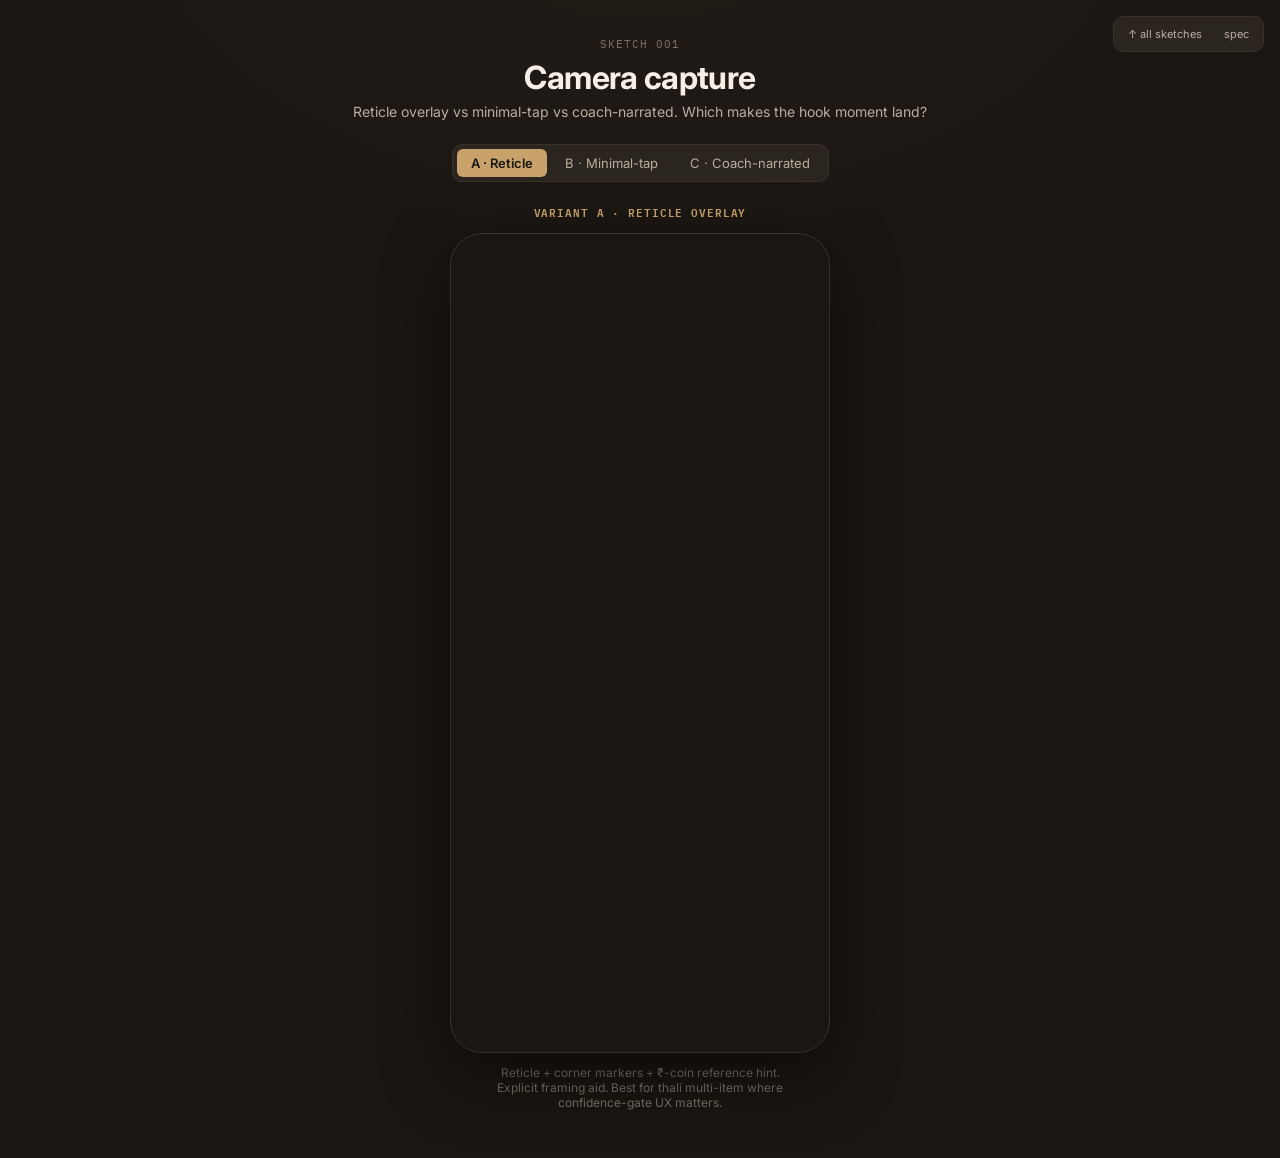
<file: .planning/sketches/001-camera-capture/index.html>
<!doctype html>
<html lang="en">
<head>
<meta charset="utf-8" />
<title>Sketch 001 — Camera capture</title>
<link rel="preconnect" href="https://fonts.googleapis.com" />
<link rel="preconnect" href="https://fonts.gstatic.com" crossorigin />
<link href="https://fonts.googleapis.com/css2?family=Inter:wght@400;500;600;700;800&family=IBM+Plex+Mono:wght@400;500;600&display=swap" rel="stylesheet" />
<link rel="stylesheet" href="../themes/default.css" />
<style>
  /* Viewfinder shared */
  .vf {
    flex: 1; position: relative; background: #0E0907;
    background-image: radial-gradient(ellipse 80% 50% at 50% 60%, #2B2520, #0E0907);
    overflow: hidden;
  }
  .vf::before {
    content: ""; position: absolute; inset: 0;
    background-image: url("data:image/svg+xml;utf8,<svg xmlns='http://www.w3.org/2000/svg' viewBox='0 0 200 200'><filter id='n'><feTurbulence type='fractalNoise' baseFrequency='1.8' numOctaves='2' seed='3'/><feColorMatrix values='0 0 0 0 0.1  0 0 0 0 0.09  0 0 0 0 0.07  0 0 0 0.04 0'/></filter><rect width='100%25' height='100%25' filter='url(%23n)'/></svg>");
    opacity: 0.7;
  }
  /* Fake "thali" plate visible in viewfinder */
  .fake-plate {
    position: absolute; left: 50%; top: 50%; transform: translate(-50%, -50%);
    width: 220px; height: 220px; border-radius: 999px;
    background: radial-gradient(circle, #4A3A28 0%, #2B2017 70%);
    box-shadow: inset 0 6px 14px rgba(0,0,0,0.5), 0 8px 32px rgba(0,0,0,0.6);
    display: grid; grid-template-columns: 1fr 1fr; gap: 4px; padding: 18px;
  }
  .fake-plate .item {
    border-radius: 999px;
    background: radial-gradient(circle, var(--c1), var(--c2));
  }
  /* Capture buttons */
  .shutter-ring {
    width: 72px; height: 72px; border-radius: 999px;
    border: 4px solid var(--text-primary); background: var(--accent);
    box-shadow: 0 0 0 4px rgba(255,255,255,0.06), 0 8px 24px rgba(0,0,0,0.5);
    cursor: pointer; transition: transform var(--transition);
  }
  .shutter-ring:active { transform: scale(0.92); }
  .control-pill {
    background: rgba(0,0,0,0.5); backdrop-filter: blur(12px);
    border: 1px solid rgba(255,255,255,0.1);
    border-radius: 999px; padding: 8px 14px;
    font-size: var(--t-12); color: var(--text-primary); font-weight: 500;
    display: inline-flex; align-items: center; gap: 6px;
  }

  /* === Variant A: Reticle overlay === */
  .va .reticle {
    position: absolute; left: 50%; top: 50%; transform: translate(-50%, -50%);
    width: 270px; height: 270px; pointer-events: none;
  }
  .va .reticle::before {
    content: ""; position: absolute; inset: 0;
    border: 2px solid var(--accent); border-radius: 999px;
    opacity: 0.7;
    box-shadow: inset 0 0 0 30px rgba(201,162,107,0.05);
  }
  .va .corner {
    position: absolute; width: 22px; height: 22px;
    border: 2px solid var(--accent);
  }
  .va .corner.tl { top: -1px; left: -1px; border-right: 0; border-bottom: 0; }
  .va .corner.tr { top: -1px; right: -1px; border-left: 0; border-bottom: 0; }
  .va .corner.bl { bottom: -1px; left: -1px; border-right: 0; border-top: 0; }
  .va .corner.br { bottom: -1px; right: -1px; border-left: 0; border-top: 0; }
  .va .ref-hint {
    position: absolute; left: 50%; bottom: -32px; transform: translateX(-50%);
    background: rgba(0,0,0,0.7); padding: 5px 12px; border-radius: 999px;
    font-size: var(--t-11); color: var(--text-primary);
    white-space: nowrap;
  }
  .va .top-bar {
    position: absolute; top: var(--s-4); left: var(--s-4); right: var(--s-4);
    display: flex; justify-content: space-between; gap: var(--s-2); z-index: 2;
  }
  .va .bottom-bar {
    position: absolute; bottom: var(--s-5); left: 0; right: 0;
    display: flex; align-items: center; justify-content: space-around; padding: 0 var(--s-5);
  }
  .va .modes { display: flex; gap: 4px; font-family: "IBM Plex Mono", monospace; font-size: var(--t-11); color: var(--text-muted); }
  .va .modes span { padding: 6px 10px; border-radius: 14px; }
  .va .modes span.on { background: rgba(201,162,107,0.18); color: var(--accent); }

  /* === Variant B: Minimal-tap === */
  .vb .min-shutter {
    position: absolute; left: 50%; bottom: var(--s-8); transform: translateX(-50%);
    width: 88px; height: 88px; border-radius: 999px;
    background: var(--accent);
    box-shadow: 0 0 0 8px rgba(255,255,255,0.08), 0 8px 32px rgba(0,0,0,0.6);
    cursor: pointer; transition: transform var(--transition);
    display: flex; align-items: center; justify-content: center;
    color: #1A1612; font-weight: 700;
  }
  .vb .min-shutter::after { content: ""; width: 12px; height: 12px; border-radius: 999px; background: #1A1612; }
  .vb .min-cap {
    position: absolute; left: 50%; bottom: 32px; transform: translateX(-50%);
    font-family: "IBM Plex Mono", monospace; font-size: var(--t-10);
    color: var(--text-muted); letter-spacing: 0.08em; text-transform: uppercase;
    width: 100%; text-align: center;
  }
  .vb .close {
    position: absolute; top: var(--s-4); right: var(--s-4); z-index: 2;
    width: 32px; height: 32px; border-radius: 999px;
    background: rgba(0,0,0,0.5); border: 1px solid rgba(255,255,255,0.1);
    display: flex; align-items: center; justify-content: center;
    color: var(--text-primary); cursor: pointer; font-size: var(--t-18);
  }

  /* === Variant C: Coach-narrated === */
  .vc .coach-bubble {
    position: absolute; left: var(--s-4); top: var(--s-4); z-index: 3;
    background: rgba(43, 37, 32, 0.92);
    backdrop-filter: blur(12px);
    border: 1px solid var(--border);
    border-radius: var(--radius-lg);
    padding: var(--s-3); max-width: 290px;
    display: flex; gap: var(--s-3); align-items: flex-start;
  }
  .vc .coach-bubble .avatar {
    width: 36px; height: 36px; border-radius: 999px;
    background: var(--accent); flex-shrink: 0;
    display: flex; align-items: center; justify-content: center;
    color: #1A1612; font-weight: 700; font-size: var(--t-14);
  }
  .vc .coach-bubble .who { font-family: "IBM Plex Mono", monospace; font-size: var(--t-10); color: var(--accent); letter-spacing: 0.08em; text-transform: uppercase; font-weight: 600; }
  .vc .coach-bubble .msg { font-size: var(--t-13); color: var(--text-primary); margin-top: 2px; line-height: 1.45; }
  .vc .ref-ring {
    position: absolute; left: 50%; top: 50%; transform: translate(-50%, -50%);
    width: 240px; height: 240px; border-radius: 999px;
    border: 2px dashed var(--accent); opacity: 0.6;
    pointer-events: none;
  }
  .vc .coin-hint {
    position: absolute; bottom: 110px; left: 50%; transform: translateX(-50%);
    background: rgba(0,0,0,0.7); padding: 4px 10px; border-radius: 999px;
    font-size: var(--t-10); color: var(--text-primary);
    display: flex; gap: 6px; align-items: center;
  }
  .vc .coin-hint::before { content: "₹"; color: var(--accent); font-weight: 700; }
  .vc .bottom { position: absolute; bottom: var(--s-5); left: 0; right: 0; display: flex; align-items: center; justify-content: center; gap: var(--s-5); }
</style>
</head>
<body>
<div class="toolbar">
  <a href="../">↑ all sketches</a>
  <a href="../../specs/bhog-v1-design-spec.html">spec</a>
</div>

<div class="page-wrap">
  <div class="sketch-header">
    <span style="font-family:'IBM Plex Mono',monospace;font-size:var(--t-11);color:var(--text-muted);letter-spacing:0.1em;text-transform:uppercase">Sketch 001</span>
    <h1 style="margin-top:6px">Camera capture</h1>
    <p>Reticle overlay vs minimal-tap vs coach-narrated. Which makes the hook moment land?</p>
  </div>

  <div class="var-tabs">
    <button class="var-tab active" data-v="a">A · Reticle</button>
    <button class="var-tab" data-v="b">B · Minimal-tap</button>
    <button class="var-tab" data-v="c">C · Coach-narrated</button>
  </div>

  <!-- Variant A — Reticle overlay -->
  <div class="var-panel active" data-v="a">
    <div class="variant-block">
      <div class="v-label">Variant A · Reticle overlay</div>
      <div class="phone va">
        <div class="vf">
          <div class="top-bar">
            <div class="control-pill">⚡ Flash auto</div>
            <div class="control-pill">↻ Flip</div>
          </div>
          <div class="fake-plate" style="--c1:#C9A26B;--c2:#7A4F1A">
            <div class="item" style="background: radial-gradient(circle, #E8D8C0, #B89066)"></div>
            <div class="item" style="background: radial-gradient(circle, #C8743A, #6B3514)"></div>
            <div class="item" style="background: radial-gradient(circle, #F5E8C0, #C8B070)"></div>
            <div class="item" style="background: radial-gradient(circle, #9BAA84, #4E5C3D)"></div>
          </div>
          <div class="reticle">
            <div class="corner tl"></div><div class="corner tr"></div>
            <div class="corner bl"></div><div class="corner br"></div>
            <div class="ref-hint">Center plate · place ₹10 coin for scale</div>
          </div>
          <div class="bottom-bar">
            <div style="font-family:'IBM Plex Mono',monospace;font-size:var(--t-10);color:var(--text-muted);letter-spacing:0.08em">GALLERY</div>
            <div class="shutter-ring"></div>
            <div class="modes"><span>FOOD</span><span class="on">THALI</span></div>
          </div>
        </div>
      </div>
      <p class="v-desc">Reticle + corner markers + ₹-coin reference hint. Explicit framing aid. Best for thali multi-item where confidence-gate UX matters.</p>
    </div>
  </div>

  <!-- Variant B — Minimal tap -->
  <div class="var-panel" data-v="b">
    <div class="variant-block">
      <div class="v-label">Variant B · Minimal-tap</div>
      <div class="phone vb">
        <div class="vf">
          <button class="close">×</button>
          <div class="fake-plate" style="--c1:#C9A26B;--c2:#7A4F1A">
            <div class="item" style="background: radial-gradient(circle, #E8D8C0, #B89066)"></div>
            <div class="item" style="background: radial-gradient(circle, #C8743A, #6B3514)"></div>
            <div class="item" style="background: radial-gradient(circle, #F5E8C0, #C8B070)"></div>
            <div class="item" style="background: radial-gradient(circle, #9BAA84, #4E5C3D)"></div>
          </div>
          <div class="min-cap">tap to log</div>
          <div class="min-shutter"></div>
        </div>
      </div>
      <p class="v-desc">Just a viewfinder + giant shutter. Zero UI chrome. Fastest-to-first-shot. Bali speaks AFTER, on the result card.</p>
    </div>
  </div>

  <!-- Variant C — Coach narrated -->
  <div class="var-panel" data-v="c">
    <div class="variant-block">
      <div class="v-label">Variant C · Coach-narrated</div>
      <div class="phone vc">
        <div class="vf">
          <div class="coach-bubble">
            <div class="avatar">B</div>
            <div>
              <div class="who">Bali</div>
              <div class="msg">Bhai, plate ko phone ke neeche center kar. ₹10 ka coin rakh — portion sahi nikalega.</div>
            </div>
          </div>
          <div class="fake-plate" style="--c1:#C9A26B;--c2:#7A4F1A">
            <div class="item" style="background: radial-gradient(circle, #E8D8C0, #B89066)"></div>
            <div class="item" style="background: radial-gradient(circle, #C8743A, #6B3514)"></div>
            <div class="item" style="background: radial-gradient(circle, #F5E8C0, #C8B070)"></div>
            <div class="item" style="background: radial-gradient(circle, #9BAA84, #4E5C3D)"></div>
          </div>
          <div class="ref-ring"></div>
          <div class="coin-hint">10 · for scale</div>
          <div class="bottom">
            <button class="control-pill">Skip</button>
            <div class="shutter-ring"></div>
            <button class="control-pill">Manual</button>
          </div>
        </div>
      </div>
      <p class="v-desc">Bali narrates first-time. Mascot becomes UX, not decoration. Trade-off: chatty on shot #50, needs auto-dismiss after N captures.</p>
    </div>
  </div>
</div>

<script>
  document.querySelectorAll('.var-tab').forEach(t => {
    t.addEventListener('click', () => {
      const v = t.dataset.v;
      document.querySelectorAll('.var-tab').forEach(b => b.classList.toggle('active', b.dataset.v === v));
      document.querySelectorAll('.var-panel').forEach(p => p.classList.toggle('active', p.dataset.v === v));
    });
  });
</script>
</body>
</html>
</file>
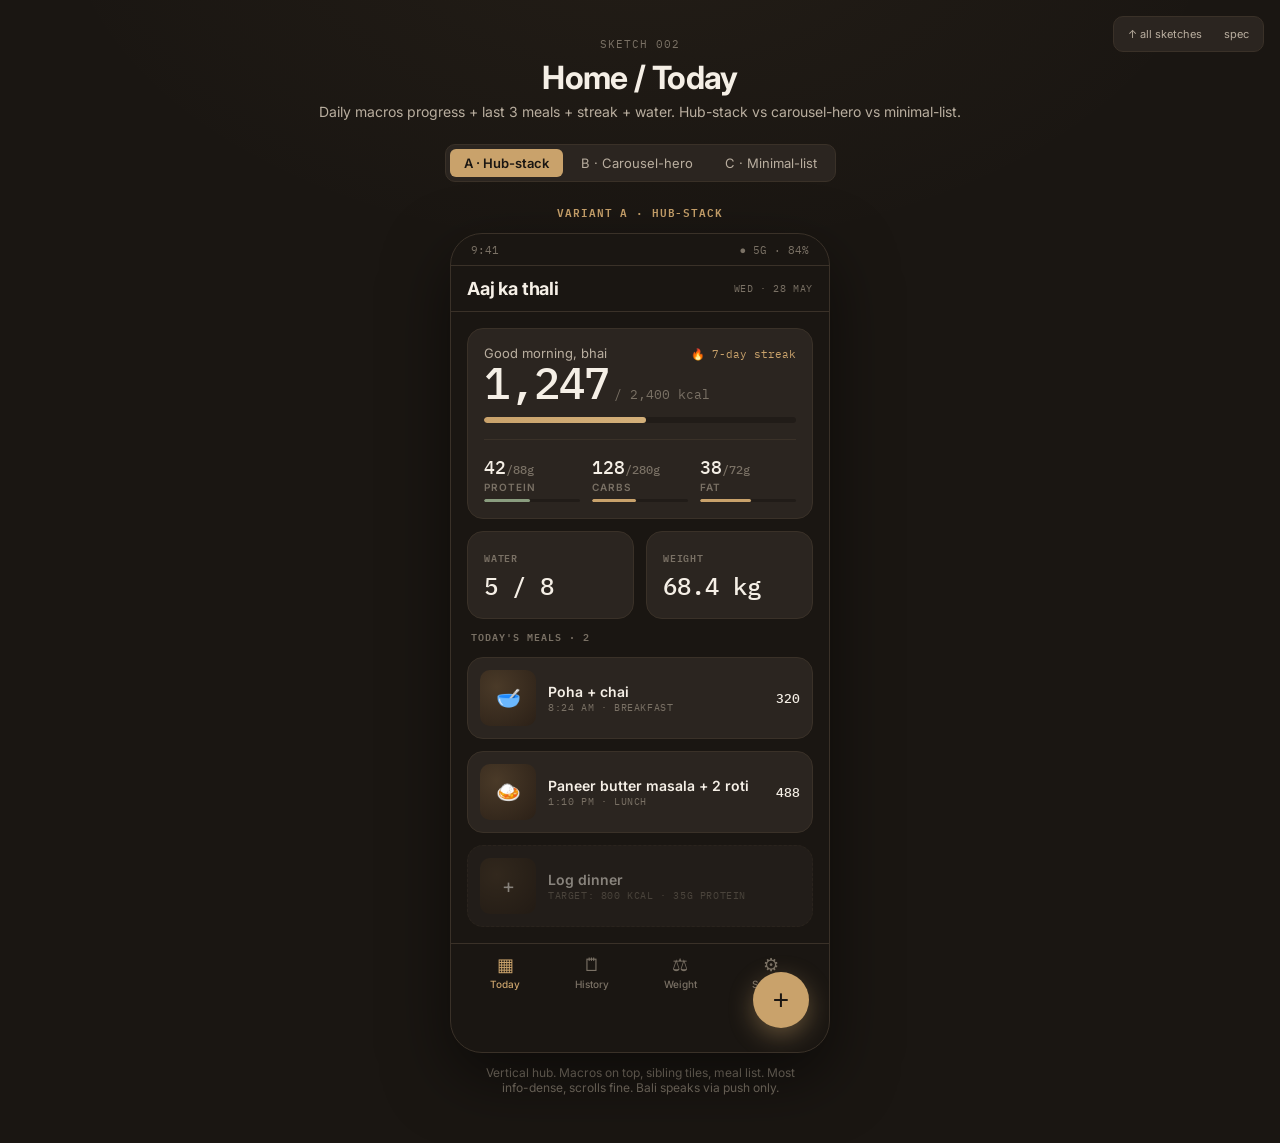
<file: .planning/sketches/002-home-today/index.html>
<!doctype html>
<html lang="en">
<head>
<meta charset="utf-8" />
<title>Sketch 002 — Home / Today</title>
<link rel="preconnect" href="https://fonts.googleapis.com" />
<link rel="preconnect" href="https://fonts.gstatic.com" crossorigin />
<link href="https://fonts.googleapis.com/css2?family=Inter:wght@400;500;600;700;800&family=IBM+Plex+Mono:wght@400;500;600&display=swap" rel="stylesheet" />
<link rel="stylesheet" href="../themes/default.css" />
<style>
  .scroll { flex: 1; overflow-y: auto; padding: var(--s-4); }
  .scroll::-webkit-scrollbar { width: 0; }

  /* Macros tile */
  .macros-tile { background: var(--bg-card); border: 1px solid var(--border); border-radius: var(--radius-lg); padding: var(--s-4); }
  .macros-tile .row-top { display: flex; justify-content: space-between; align-items: baseline; }
  .macros-tile .greet { font-size: var(--t-13); color: var(--text-secondary); }
  .macros-tile .streak { font-family: "IBM Plex Mono", monospace; font-size: var(--t-11); color: var(--accent); }
  .macros-tile .streak::before { content: "🔥 "; }
  .macros-tile .kcal { font-family: "IBM Plex Mono", monospace; font-size: 44px; font-weight: 500; line-height: 1; margin-top: 6px; color: var(--text-primary); letter-spacing: -0.02em; }
  .macros-tile .target { font-family: "IBM Plex Mono", monospace; font-size: var(--t-13); color: var(--text-muted); margin-left: 4px; }
  .macros-tile .progress {
    height: 6px; border-radius: 999px; background: var(--bg-elevated); margin-top: var(--s-3);
    overflow: hidden;
  }
  .macros-tile .progress .fill { height: 100%; background: linear-gradient(90deg, var(--accent), var(--accent-hover)); border-radius: 999px; }
  .macros-tile .macros-row { display: grid; grid-template-columns: 1fr 1fr 1fr; gap: var(--s-3); margin-top: var(--s-4); padding-top: var(--s-4); border-top: 1px solid var(--border); }
  .macros-tile .m { display: flex; flex-direction: column; }
  .macros-tile .m .k { font-family: "IBM Plex Mono", monospace; font-size: var(--t-18); color: var(--text-primary); font-weight: 500; }
  .macros-tile .m .k .of { color: var(--text-muted); font-size: var(--t-12); }
  .macros-tile .m .l { font-size: var(--t-10); color: var(--text-muted); text-transform: uppercase; letter-spacing: 0.1em; margin-top: 2px; font-weight: 600; }
  .macros-tile .m .bar { height: 3px; background: var(--bg-elevated); border-radius: 2px; margin-top: 6px; overflow: hidden; }
  .macros-tile .m .bar div { height: 100%; background: var(--accent); border-radius: 2px; }
  .macros-tile .m.protein .bar div { background: var(--sage); }

  /* Meal row */
  .meal-row {
    background: var(--bg-card); border: 1px solid var(--border); border-radius: var(--radius-lg);
    padding: var(--s-3); display: flex; gap: var(--s-3); align-items: center;
  }
  .meal-row .thumb {
    width: 56px; height: 56px; border-radius: var(--radius-md);
    background: radial-gradient(circle at 30% 30%, #4A3A28, #2B2017);
    flex-shrink: 0; display: flex; align-items: center; justify-content: center;
    font-size: var(--t-20);
  }
  .meal-row .info { flex: 1; min-width: 0; }
  .meal-row .name { font-size: var(--t-14); font-weight: 600; color: var(--text-primary); }
  .meal-row .when { font-family: "IBM Plex Mono", monospace; font-size: var(--t-10); color: var(--text-muted); letter-spacing: 0.06em; text-transform: uppercase; margin-top: 1px; }
  .meal-row .kcal-tag { font-family: "IBM Plex Mono", monospace; font-size: var(--t-13); color: var(--text-primary); font-weight: 500; }

  /* Small tile */
  .tile {
    background: var(--bg-card); border: 1px solid var(--border); border-radius: var(--radius-lg);
    padding: var(--s-4); display: flex; flex-direction: column; gap: 4px;
  }
  .tile .lbl { font-family: "IBM Plex Mono", monospace; font-size: var(--t-10); color: var(--text-muted); letter-spacing: 0.08em; text-transform: uppercase; font-weight: 600; }
  .tile .val { font-family: "IBM Plex Mono", monospace; font-size: var(--t-24); color: var(--text-primary); font-weight: 500; }

  /* FAB */
  .fab {
    position: absolute; bottom: var(--s-6); right: var(--s-5); z-index: 10;
    width: 56px; height: 56px; border-radius: 999px;
    background: var(--accent); color: #1A1612;
    display: flex; align-items: center; justify-content: center;
    font-size: var(--t-28); font-weight: 300;
    box-shadow: 0 8px 24px rgba(201,162,107,0.4);
    cursor: pointer; transition: transform var(--transition);
    border: 0;
  }
  .fab:active { transform: scale(0.92); }

  /* Tabs at bottom */
  .tab-bar {
    height: 64px; border-top: 1px solid var(--border); background: var(--bg);
    display: flex; align-items: center; justify-content: space-around;
    padding: 0 var(--s-3); padding-bottom: 8px;
  }
  .tab {
    display: flex; flex-direction: column; align-items: center; gap: 2px;
    color: var(--text-muted); font-size: var(--t-10); font-weight: 500;
  }
  .tab.active { color: var(--accent); }
  .tab .icon { width: 22px; height: 22px; display: flex; align-items: center; justify-content: center; font-size: 18px; }

  /* === Variant B — Carousel hero === */
  .vb .hero {
    background: linear-gradient(160deg, var(--bg-card), var(--bg-elevated));
    border: 1px solid var(--border); border-radius: var(--radius-xl);
    padding: var(--s-5); text-align: center;
  }
  .vb .hero .ring {
    width: 160px; height: 160px; margin: 0 auto;
    border-radius: 999px;
    background: conic-gradient(var(--accent) 0deg 200deg, var(--bg-elevated) 200deg 360deg);
    display: flex; align-items: center; justify-content: center;
    position: relative;
  }
  .vb .hero .ring::before {
    content: ""; position: absolute; inset: 12px;
    background: var(--bg-card); border-radius: 999px;
  }
  .vb .hero .ring .inner { position: relative; z-index: 1; text-align: center; }
  .vb .hero .ring .inner .kc { font-family: "IBM Plex Mono", monospace; font-size: 32px; font-weight: 500; color: var(--text-primary); letter-spacing: -0.02em; }
  .vb .hero .ring .inner .lb { font-size: var(--t-10); color: var(--text-muted); letter-spacing: 0.1em; text-transform: uppercase; }
  .vb .carousel { display: flex; gap: var(--s-3); overflow-x: auto; padding: var(--s-2) 0 var(--s-2); margin: 0 calc(var(--s-4) * -1); padding-left: var(--s-4); padding-right: var(--s-4); scrollbar-width: none; }
  .vb .carousel::-webkit-scrollbar { display: none; }
  .vb .meal-card-h { min-width: 240px; background: var(--bg-card); border: 1px solid var(--border); border-radius: var(--radius-lg); padding: var(--s-3); }

  /* === Variant C — Minimal list === */
  .vc .feed { display: flex; flex-direction: column; gap: var(--s-3); }
  .vc .stat-row { display: flex; gap: var(--s-2); align-items: baseline; padding: 0 var(--s-2); }
  .vc .stat-row .big { font-family: "IBM Plex Mono", monospace; font-size: var(--t-32); font-weight: 500; color: var(--text-primary); letter-spacing: -0.02em; }
  .vc .stat-row .pct { color: var(--accent); font-family: "IBM Plex Mono", monospace; font-size: var(--t-12); }
  .vc .stat-row .lbl { color: var(--text-muted); font-size: var(--t-12); font-family: "IBM Plex Mono", monospace; letter-spacing: 0.06em; text-transform: uppercase; }
</style>
</head>
<body>
<div class="toolbar"><a href="../">↑ all sketches</a><a href="../../specs/bhog-v1-design-spec.html">spec</a></div>

<div class="page-wrap">
  <div class="sketch-header">
    <span style="font-family:'IBM Plex Mono',monospace;font-size:var(--t-11);color:var(--text-muted);letter-spacing:0.1em;text-transform:uppercase">Sketch 002</span>
    <h1 style="margin-top:6px">Home / Today</h1>
    <p>Daily macros progress + last 3 meals + streak + water. Hub-stack vs carousel-hero vs minimal-list.</p>
  </div>

  <div class="var-tabs">
    <button class="var-tab active" data-v="a">A · Hub-stack</button>
    <button class="var-tab" data-v="b">B · Carousel-hero</button>
    <button class="var-tab" data-v="c">C · Minimal-list</button>
  </div>

  <!-- A: Hub stack -->
  <div class="var-panel active" data-v="a">
    <div class="variant-block">
      <div class="v-label">Variant A · Hub-stack</div>
      <div class="phone">
        <div class="phone-status"><span>9:41</span><span>● 5G · 84%</span></div>
        <div class="p-head"><h1>Aaj ka thali</h1><div class="sub">Wed · 28 May</div></div>
        <div class="scroll stack">
          <div class="macros-tile">
            <div class="row-top"><div class="greet">Good morning, bhai</div><div class="streak">7-day streak</div></div>
            <div><span class="kcal">1,247</span><span class="target">/ 2,400 kcal</span></div>
            <div class="progress"><div class="fill" style="width:52%"></div></div>
            <div class="macros-row">
              <div class="m protein"><div class="k">42<span class="of">/88g</span></div><div class="l">protein</div><div class="bar"><div style="width:48%"></div></div></div>
              <div class="m"><div class="k">128<span class="of">/280g</span></div><div class="l">carbs</div><div class="bar"><div style="width:46%"></div></div></div>
              <div class="m"><div class="k">38<span class="of">/72g</span></div><div class="l">fat</div><div class="bar"><div style="width:53%"></div></div></div>
            </div>
          </div>
          <div class="row" style="gap:var(--s-3)">
            <div class="tile" style="flex:1"><div class="lbl">Water</div><div class="val">5 / 8</div></div>
            <div class="tile" style="flex:1"><div class="lbl">Weight</div><div class="val">68.4 kg</div></div>
          </div>
          <div style="font-family:'IBM Plex Mono',monospace;font-size:var(--t-10);color:var(--text-muted);letter-spacing:0.1em;text-transform:uppercase;font-weight:600;margin-top:var(--s-2);padding-left:var(--s-1)">Today's meals · 2</div>
          <div class="meal-row"><div class="thumb">🥣</div><div class="info"><div class="name">Poha + chai</div><div class="when">8:24 am · breakfast</div></div><div class="kcal-tag">320</div></div>
          <div class="meal-row"><div class="thumb">🍛</div><div class="info"><div class="name">Paneer butter masala + 2 roti</div><div class="when">1:10 pm · lunch</div></div><div class="kcal-tag">488</div></div>
          <div class="meal-row" style="opacity:0.5;border-style:dashed"><div class="thumb">+</div><div class="info"><div class="name">Log dinner</div><div class="when">Target: 800 kcal · 35g protein</div></div></div>
        </div>
        <div class="tab-bar">
          <div class="tab active"><div class="icon">▦</div>Today</div>
          <div class="tab"><div class="icon">🗒</div>History</div>
          <div class="tab"><div class="icon">⚖</div>Weight</div>
          <div class="tab"><div class="icon">⚙</div>Settings</div>
        </div>
        <button class="fab">+</button>
      </div>
      <p class="v-desc">Vertical hub. Macros on top, sibling tiles, meal list. Most info-dense, scrolls fine. Bali speaks via push only.</p>
    </div>
  </div>

  <!-- B: Carousel hero -->
  <div class="var-panel" data-v="b">
    <div class="variant-block">
      <div class="v-label">Variant B · Carousel-hero</div>
      <div class="phone vb">
        <div class="phone-status"><span>9:41</span><span>● 5G · 84%</span></div>
        <div class="p-head"><h1>Aaj ka thali</h1><div class="sub">7-day 🔥</div></div>
        <div class="scroll stack">
          <div class="hero">
            <div style="font-size:var(--t-12); color:var(--text-muted); letter-spacing:0.08em; text-transform:uppercase; font-family:'IBM Plex Mono',monospace; margin-bottom:var(--s-2)">52% of day</div>
            <div class="ring"><div class="inner"><div class="kc">1,247</div><div class="lb">of 2,400 kcal</div></div></div>
            <div style="display:flex;justify-content:space-around;margin-top:var(--s-3);font-family:'IBM Plex Mono',monospace;font-size:var(--t-12);color:var(--text-secondary)">
              <span style="color:var(--sage)">P 42g</span>
              <span>C 128g</span>
              <span>F 38g</span>
            </div>
          </div>
          <div style="font-family:'IBM Plex Mono',monospace;font-size:var(--t-10);color:var(--text-muted);letter-spacing:0.1em;text-transform:uppercase;font-weight:600;padding-left:var(--s-1);margin-top:var(--s-2)">Today's meals →</div>
          <div class="carousel">
            <div class="meal-card-h"><div style="font-size:var(--t-14);font-weight:600">Poha + chai</div><div style="font-family:'IBM Plex Mono',monospace;font-size:var(--t-10);color:var(--text-muted);margin-top:2px">8:24 am · 320 kcal</div><div style="font-size:var(--t-12);color:var(--text-primary);margin-top:var(--s-3);line-height:1.4">"Sahi! Low protein. Add boiled eggs?"</div></div>
            <div class="meal-card-h"><div style="font-size:var(--t-14);font-weight:600">Paneer + roti</div><div style="font-family:'IBM Plex Mono',monospace;font-size:var(--t-10);color:var(--text-muted);margin-top:2px">1:10 pm · 488 kcal</div><div style="font-size:var(--t-12);color:var(--text-primary);margin-top:var(--s-3);line-height:1.4">"+15g protein from 50g paneer for ₹18."</div></div>
            <div class="meal-card-h" style="opacity:0.5;border-style:dashed;display:flex;align-items:center;justify-content:center;color:var(--text-muted);font-size:var(--t-13);min-height:120px">+ Log dinner</div>
          </div>
          <div class="row" style="gap:var(--s-3)">
            <div class="tile" style="flex:1"><div class="lbl">Water</div><div class="val">5/8</div></div>
            <div class="tile" style="flex:1"><div class="lbl">Weight</div><div class="val">68.4kg</div></div>
          </div>
        </div>
        <div class="tab-bar">
          <div class="tab active"><div class="icon">▦</div>Today</div>
          <div class="tab"><div class="icon">🗒</div>History</div>
          <div class="tab"><div class="icon">⚖</div>Weight</div>
          <div class="tab"><div class="icon">⚙</div>Settings</div>
        </div>
        <button class="fab">+</button>
      </div>
      <p class="v-desc">Hero ring up top + horizontal meal carousel. Most visually striking — best for Insta screenshot share. Trade-off: lower meal density.</p>
    </div>
  </div>

  <!-- C: Minimal list -->
  <div class="var-panel" data-v="c">
    <div class="variant-block">
      <div class="v-label">Variant C · Minimal-list</div>
      <div class="phone vc">
        <div class="phone-status"><span>9:41</span><span>● 5G · 84%</span></div>
        <div class="p-head"><h1>Today</h1><div class="sub" style="color:var(--accent)">🔥 7</div></div>
        <div class="scroll">
          <div class="stat-row" style="margin-bottom:var(--s-2)">
            <span class="big">1,247</span>
            <span class="lbl">kcal</span>
            <span class="pct">52%</span>
          </div>
          <div class="stat-row" style="margin-bottom:var(--s-5)">
            <span style="color:var(--sage);font-family:'IBM Plex Mono',monospace;font-size:var(--t-13)">42g</span>
            <span style="color:var(--text-muted);font-size:var(--t-12);font-family:'IBM Plex Mono',monospace;letter-spacing:0.06em;text-transform:uppercase">protein</span>
            <span style="margin-left:auto;font-family:'IBM Plex Mono',monospace;font-size:var(--t-12);color:var(--accent)">−46g</span>
          </div>
          <div class="feed">
            <div class="meal-row"><div class="thumb">🥣</div><div class="info"><div class="name">Poha + chai</div><div class="when">8:24 am</div></div><div class="kcal-tag">320</div></div>
            <div class="meal-row"><div class="thumb">🍛</div><div class="info"><div class="name">Paneer butter masala</div><div class="when">1:10 pm</div></div><div class="kcal-tag">488</div></div>
            <div class="meal-row" style="background: var(--accent-dim); border-color: rgba(201,162,107,0.3)"><div class="thumb" style="background:rgba(201,162,107,0.2)">B</div><div class="info"><div style="font-size:var(--t-12); color:var(--text-primary); line-height:1.5"><strong style="color:var(--accent)">Bali:</strong> Dinner ka time. Add 50g paneer → +15g protein for ₹18.</div></div></div>
            <div class="meal-row" style="opacity:0.5;border-style:dashed"><div class="thumb">+</div><div class="info"><div class="name">Tap to log</div><div class="when">Dinner · target 800 kcal</div></div></div>
          </div>
        </div>
        <div class="tab-bar">
          <div class="tab active"><div class="icon">▦</div>Today</div>
          <div class="tab"><div class="icon">🗒</div>History</div>
          <div class="tab"><div class="icon">⚖</div>Weight</div>
          <div class="tab"><div class="icon">⚙</div>Settings</div>
        </div>
        <button class="fab">+</button>
      </div>
      <p class="v-desc">Stripped to a feed: kcal + protein at top, meal rows + inline Bali card. Most retention-optimal — Bali lives in the feed not in pushes alone.</p>
    </div>
  </div>
</div>

<script>
  document.querySelectorAll('.var-tab').forEach(t => {
    t.addEventListener('click', () => {
      const v = t.dataset.v;
      document.querySelectorAll('.var-tab').forEach(b => b.classList.toggle('active', b.dataset.v === v));
      document.querySelectorAll('.var-panel').forEach(p => p.classList.toggle('active', p.dataset.v === v));
    });
  });
</script>
</body>
</html>
</file>
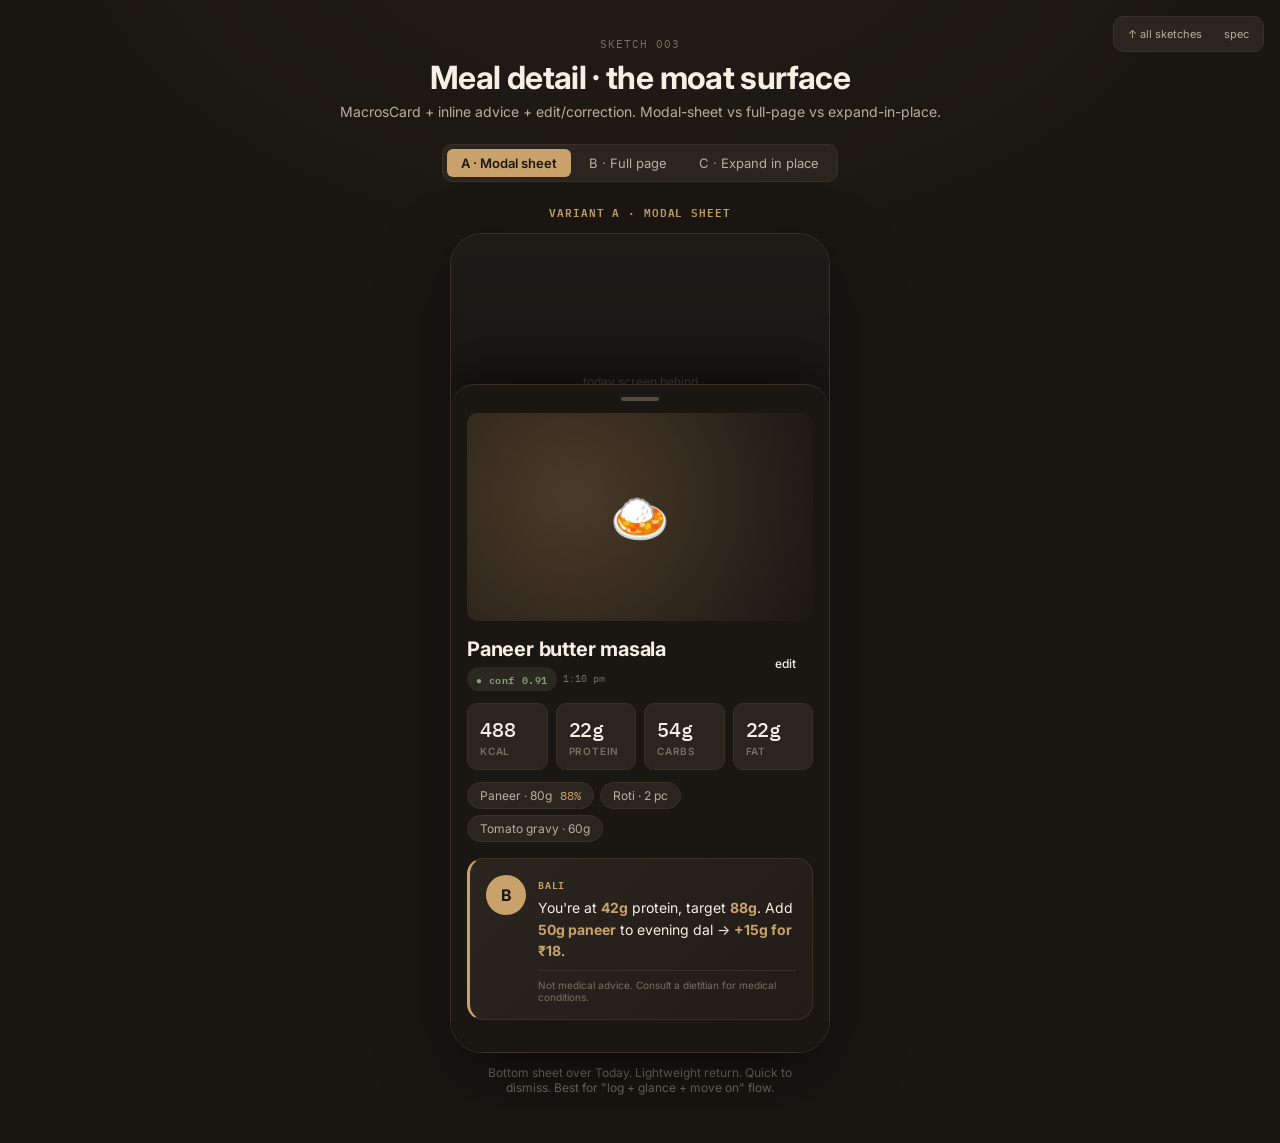
<file: .planning/sketches/003-meal-detail/index.html>
<!doctype html>
<html lang="en">
<head>
<meta charset="utf-8" />
<title>Sketch 003 — Meal detail</title>
<link rel="preconnect" href="https://fonts.googleapis.com" />
<link rel="preconnect" href="https://fonts.gstatic.com" crossorigin />
<link href="https://fonts.googleapis.com/css2?family=Inter:wght@400;500;600;700;800&family=IBM+Plex+Mono:wght@400;500;600&display=swap" rel="stylesheet" />
<link rel="stylesheet" href="../themes/default.css" />
<style>
  .scroll { flex: 1; overflow-y: auto; padding: var(--s-4); }
  .scroll::-webkit-scrollbar { width: 0; }

  /* Photo header */
  .photo-hero {
    width: 100%; aspect-ratio: 4/3;
    background: radial-gradient(circle at 30% 40%, #4A3A28 0%, #1A1612 100%);
    display: flex; align-items: center; justify-content: center;
    position: relative;
  }
  .photo-hero::before {
    content: ""; position: absolute; inset: 0;
    background-image: url("data:image/svg+xml;utf8,<svg xmlns='http://www.w3.org/2000/svg' viewBox='0 0 200 200'><filter id='n'><feTurbulence type='fractalNoise' baseFrequency='1.4' numOctaves='2' seed='4'/><feColorMatrix values='0 0 0 0 0.1 0 0 0 0 0.08 0 0 0 0 0.06 0 0 0 0.05 0'/></filter><rect width='100%25' height='100%25' filter='url(%23n)'/></svg>");
    opacity: 0.7;
  }
  .photo-hero::after {
    content: "🍛"; font-size: 64px; position: relative; z-index: 1;
  }

  /* Macros expanded */
  .macros-grid { display: grid; grid-template-columns: repeat(4, 1fr); gap: var(--s-2); margin-top: var(--s-3); }
  .macros-grid .cell { padding: var(--s-3); background: var(--bg-card); border: 1px solid var(--border); border-radius: var(--radius-md); }
  .macros-grid .cell .k { font-family: "IBM Plex Mono", monospace; font-size: var(--t-20); font-weight: 500; color: var(--text-primary); letter-spacing: -0.01em; }
  .macros-grid .cell .l { font-size: var(--t-10); color: var(--text-muted); text-transform: uppercase; letter-spacing: 0.08em; font-weight: 600; margin-top: 2px; }

  .conf-pill {
    display: inline-flex; align-items: center; gap: 6px;
    padding: 3px 9px; border-radius: 999px;
    background: var(--sage-dim); color: var(--sage);
    font-family: "IBM Plex Mono", monospace; font-size: var(--t-10);
    letter-spacing: 0.06em; font-weight: 600;
  }
  .conf-pill::before { content: "●"; }

  /* Advice block */
  .advice-block {
    background: linear-gradient(135deg, var(--bg-card), var(--bg-elevated));
    border: 1px solid var(--border);
    border-left: 3px solid var(--accent);
    border-radius: var(--radius-lg);
    padding: var(--s-4);
    display: flex; gap: var(--s-3); align-items: flex-start;
    margin-top: var(--s-4);
  }
  .advice-block .av {
    width: 40px; height: 40px; border-radius: 999px; flex-shrink: 0;
    background: var(--accent); color: #1A1612;
    display: flex; align-items: center; justify-content: center;
    font-weight: 700; font-size: var(--t-16);
  }
  .advice-block .who { font-family: "IBM Plex Mono", monospace; font-size: var(--t-10); color: var(--accent); letter-spacing: 0.08em; text-transform: uppercase; font-weight: 600; }
  .advice-block .copy { color: var(--text-primary); font-size: var(--t-14); margin-top: 4px; line-height: 1.55; }
  .advice-block .copy strong { color: var(--accent); }
  .advice-block .disclaim { font-size: var(--t-10); color: var(--text-muted); margin-top: 8px; padding-top: 8px; border-top: 1px solid var(--border); }

  /* Dish chip + correction */
  .dish-chip {
    display: inline-flex; align-items: center; gap: 8px;
    padding: 5px 12px; border-radius: 999px;
    background: var(--bg-card); border: 1px solid var(--border);
    font-size: var(--t-12); color: var(--text-secondary);
  }
  .dish-chip .pct { font-family: "IBM Plex Mono", monospace; color: var(--accent); }

  /* === Variant A: Modal sheet === */
  .va .backdrop {
    position: absolute; inset: 0;
    background: linear-gradient(180deg, rgba(0,0,0,0.3), rgba(0,0,0,0.7));
    display: flex; align-items: flex-end;
  }
  .va .sheet {
    background: var(--bg);
    border-top-left-radius: var(--radius-xl); border-top-right-radius: var(--radius-xl);
    width: 100%; max-height: 85%;
    padding: var(--s-3) 0 var(--s-5);
    display: flex; flex-direction: column;
    border-top: 1px solid var(--border);
    box-shadow: 0 -16px 48px rgba(0,0,0,0.5);
  }
  .va .sheet-grab { width: 38px; height: 4px; background: var(--text-muted); border-radius: 999px; margin: 0 auto var(--s-3); opacity: 0.6; }
  .va .sheet-content { padding: 0 var(--s-4) var(--s-3); overflow-y: auto; flex: 1; }
  .va .sheet .photo-thumb { width: 100%; aspect-ratio: 5/3; border-radius: var(--radius-md); background: radial-gradient(circle at 30% 40%, #4A3A28 0%, #1A1612 100%); display:flex;align-items:center;justify-content:center;font-size:48px; position: relative; overflow: hidden; }
  .va .sheet .photo-thumb::before { content:""; position:absolute; inset:0; background-image: url("data:image/svg+xml;utf8,<svg xmlns='http://www.w3.org/2000/svg' viewBox='0 0 200 200'><filter id='n'><feTurbulence type='fractalNoise' baseFrequency='1.4' numOctaves='2' seed='5'/><feColorMatrix values='0 0 0 0 0.1 0 0 0 0 0.08 0 0 0 0 0.06 0 0 0 0.05 0'/></filter><rect width='100%25' height='100%25' filter='url(%23n)'/></svg>"); opacity:0.7; }
  .va .sheet .photo-thumb::after { content:"🍛"; position:relative; z-index:1; }

  /* === Variant B: Full page === */
  .vb .header-back {
    height: 52px; padding: 0 var(--s-3);
    display: flex; align-items: center; gap: var(--s-3);
    border-bottom: 1px solid var(--border);
    background: rgba(26,22,18,0.85); backdrop-filter: blur(12px);
    position: relative; z-index: 2;
  }
  .vb .back-btn {
    width: 36px; height: 36px; border-radius: 999px;
    border: 1px solid var(--border); background: var(--bg-card);
    display: flex; align-items: center; justify-content: center;
    color: var(--text-primary); cursor: pointer; font-size: var(--t-14);
  }

  /* === Variant C: Expand in place === */
  .vc .feed-card {
    background: var(--bg-card); border: 1px solid var(--border);
    border-radius: var(--radius-lg); padding: var(--s-4);
    margin-bottom: var(--s-3);
    transition: all var(--transition);
  }
  .vc .feed-card.expanded { border-color: var(--accent); padding: var(--s-4); background: linear-gradient(135deg, var(--bg-card), rgba(201,162,107,0.04)); }
  .vc .compact-row { display: flex; gap: var(--s-3); align-items: center; }
  .vc .compact-row .th { width: 48px; height: 48px; border-radius: var(--radius-md); background: radial-gradient(circle, #4A3A28, #1A1612); display: flex; align-items: center; justify-content: center; font-size: 24px; flex-shrink: 0; }
  .vc .compact-row .nm { flex: 1; min-width: 0; }
  .vc .compact-row .ttl { font-weight: 600; font-size: var(--t-14); }
  .vc .compact-row .sb { font-family: "IBM Plex Mono", monospace; font-size: var(--t-10); color: var(--text-muted); margin-top: 1px; }
  .vc .compact-row .kc { font-family: "IBM Plex Mono", monospace; font-weight: 500; color: var(--text-primary); }
  .vc .expanded-detail { margin-top: var(--s-4); padding-top: var(--s-4); border-top: 1px solid var(--border); }
</style>
</head>
<body>
<div class="toolbar"><a href="../">↑ all sketches</a><a href="../../specs/bhog-v1-design-spec.html">spec</a></div>

<div class="page-wrap">
  <div class="sketch-header">
    <span style="font-family:'IBM Plex Mono',monospace;font-size:var(--t-11);color:var(--text-muted);letter-spacing:0.1em;text-transform:uppercase">Sketch 003</span>
    <h1 style="margin-top:6px">Meal detail · the moat surface</h1>
    <p>MacrosCard + inline advice + edit/correction. Modal-sheet vs full-page vs expand-in-place.</p>
  </div>

  <div class="var-tabs">
    <button class="var-tab active" data-v="a">A · Modal sheet</button>
    <button class="var-tab" data-v="b">B · Full page</button>
    <button class="var-tab" data-v="c">C · Expand in place</button>
  </div>

  <!-- A: Modal sheet -->
  <div class="var-panel active" data-v="a">
    <div class="variant-block">
      <div class="v-label">Variant A · Modal sheet</div>
      <div class="phone va">
        <div style="height:36%; background: var(--bg-card); display:flex; align-items:center; justify-content:center; color: var(--text-muted); font-size:var(--t-12)">today screen behind</div>
        <div class="backdrop">
          <div class="sheet">
            <div class="sheet-grab"></div>
            <div class="sheet-content">
              <div class="photo-thumb"></div>
              <div style="display:flex; justify-content:space-between; align-items:center; margin-top:var(--s-4)">
                <div>
                  <h2 style="font-size:var(--t-20); font-weight:700; letter-spacing:-0.01em">Paneer butter masala</h2>
                  <div class="row" style="margin-top:6px; gap:6px"><span class="conf-pill">conf 0.91</span><span style="font-family:'IBM Plex Mono',monospace;font-size:var(--t-10);color:var(--text-muted)">1:10 pm</span></div>
                </div>
                <button class="btn ghost" style="font-size:var(--t-12)">edit</button>
              </div>
              <div class="macros-grid">
                <div class="cell"><div class="k">488</div><div class="l">kcal</div></div>
                <div class="cell"><div class="k">22g</div><div class="l">protein</div></div>
                <div class="cell"><div class="k">54g</div><div class="l">carbs</div></div>
                <div class="cell"><div class="k">22g</div><div class="l">fat</div></div>
              </div>
              <div style="margin-top:var(--s-3); display:flex; flex-wrap:wrap; gap:6px">
                <span class="dish-chip">Paneer · 80g <span class="pct">88%</span></span>
                <span class="dish-chip">Roti · 2 pc</span>
                <span class="dish-chip">Tomato gravy · 60g</span>
              </div>
              <div class="advice-block">
                <div class="av">B</div>
                <div style="flex:1; min-width:0">
                  <div class="who">Bali</div>
                  <div class="copy">You're at <strong>42g</strong> protein, target <strong>88g</strong>. Add <strong>50g paneer</strong> to evening dal → <strong>+15g for ₹18</strong>.</div>
                  <div class="disclaim">Not medical advice. Consult a dietitian for medical conditions.</div>
                </div>
              </div>
            </div>
          </div>
        </div>
      </div>
      <p class="v-desc">Bottom sheet over Today. Lightweight return. Quick to dismiss. Best for "log + glance + move on" flow.</p>
    </div>
  </div>

  <!-- B: Full page -->
  <div class="var-panel" data-v="b">
    <div class="variant-block">
      <div class="v-label">Variant B · Full page</div>
      <div class="phone vb">
        <div class="phone-status"><span>9:41</span><span>● 5G · 84%</span></div>
        <div class="header-back">
          <button class="back-btn">←</button>
          <div style="flex:1;font-size:var(--t-14); font-weight:600">Paneer butter masala</div>
          <button class="btn ghost" style="font-size:var(--t-12)">⋯</button>
        </div>
        <div class="scroll" style="padding:0">
          <div class="photo-hero"></div>
          <div style="padding: var(--s-4)">
            <div style="display:flex;justify-content:space-between;align-items:baseline">
              <h2 style="font-size:var(--t-24); font-weight:700; letter-spacing:-0.02em">488 <span style="font-family:'IBM Plex Mono',monospace;font-size:var(--t-14);color:var(--text-muted);font-weight:400">kcal</span></h2>
              <span class="conf-pill">conf 0.91</span>
            </div>
            <div class="row" style="margin-top:6px; gap:var(--s-3)">
              <span style="color:var(--sage);font-family:'IBM Plex Mono',monospace;font-size:var(--t-13)">P 22g</span>
              <span style="font-family:'IBM Plex Mono',monospace;font-size:var(--t-13);color:var(--text-secondary)">C 54g</span>
              <span style="font-family:'IBM Plex Mono',monospace;font-size:var(--t-13);color:var(--text-secondary)">F 22g</span>
            </div>
            <div style="margin-top:var(--s-4)">
              <div style="font-family:'IBM Plex Mono',monospace;font-size:var(--t-10);color:var(--text-muted);letter-spacing:0.1em;text-transform:uppercase;font-weight:600;margin-bottom:var(--s-2)">Decomposed via IFCT 2017</div>
              <div style="display:flex; flex-wrap:wrap; gap:6px">
                <span class="dish-chip">Paneer 80g <span class="pct">152 kcal</span></span>
                <span class="dish-chip">Roti × 2 <span class="pct">240 kcal</span></span>
                <span class="dish-chip">Tomato gravy 60g <span class="pct">68 kcal</span></span>
                <span class="dish-chip">Butter 8g <span class="pct">28 kcal</span></span>
              </div>
            </div>
            <div class="advice-block">
              <div class="av">B</div>
              <div style="flex:1; min-width:0">
                <div class="who">Bali · grounded in 3-day log</div>
                <div class="copy">You're at <strong>42g</strong> protein today, target <strong>88g</strong>. Add <strong>50g paneer</strong> to evening dal → <strong>+15g for ₹18</strong>. Sahi sources: <strong>chana 80g (₹12)</strong>, <strong>soya 30g (₹6)</strong>.</div>
                <div class="disclaim">Not medical advice. Consult a dietitian for medical conditions.</div>
              </div>
            </div>
            <button class="btn primary" style="width:100%; margin-top: var(--s-4)">Looks right · save to today</button>
            <button class="btn" style="width:100%; margin-top: var(--s-2)">Tap to correct</button>
          </div>
        </div>
      </div>
      <p class="v-desc">Full-page detail with photo hero + decomposition chips. Most information-dense — best for inspect/correct workflow. Highest perceived "AI seriousness."</p>
    </div>
  </div>

  <!-- C: Expand in place -->
  <div class="var-panel" data-v="c">
    <div class="variant-block">
      <div class="v-label">Variant C · Expand-in-place</div>
      <div class="phone vc">
        <div class="phone-status"><span>9:41</span><span>● 5G · 84%</span></div>
        <div class="p-head"><h1>Today's meals</h1><div class="sub">3 logged</div></div>
        <div class="scroll">
          <div class="feed-card">
            <div class="compact-row"><div class="th">🥣</div><div class="nm"><div class="ttl">Poha + chai</div><div class="sb">8:24 am · conf 0.86</div></div><div class="kc">320</div></div>
          </div>
          <div class="feed-card expanded">
            <div class="compact-row"><div class="th">🍛</div><div class="nm"><div class="ttl">Paneer butter masala</div><div class="sb">1:10 pm · conf 0.91</div></div><div class="kc">488</div></div>
            <div class="expanded-detail">
              <div class="macros-grid">
                <div class="cell"><div class="k">488</div><div class="l">kcal</div></div>
                <div class="cell"><div class="k">22g</div><div class="l">protein</div></div>
                <div class="cell"><div class="k">54g</div><div class="l">carbs</div></div>
                <div class="cell"><div class="k">22g</div><div class="l">fat</div></div>
              </div>
              <div class="advice-block">
                <div class="av">B</div>
                <div style="flex:1; min-width:0">
                  <div class="who">Bali</div>
                  <div class="copy">You're at <strong>42g</strong> protein, target <strong>88g</strong>. Add <strong>50g paneer</strong> to evening dal → <strong>+15g for ₹18</strong>.</div>
                </div>
              </div>
              <div class="row" style="gap:var(--s-2); margin-top: var(--s-3)">
                <button class="btn" style="flex:1; font-size:var(--t-12)">Tap to correct</button>
                <button class="btn ghost" style="font-size:var(--t-12)">Delete</button>
              </div>
            </div>
          </div>
          <div class="feed-card">
            <div class="compact-row"><div class="th">+</div><div class="nm"><div class="ttl" style="color:var(--text-secondary)">Log dinner</div><div class="sb">target 800 kcal · 35g protein</div></div></div>
          </div>
        </div>
        <div style="height:64px;border-top:1px solid var(--border);display:flex;align-items:center;justify-content:space-around;background:var(--bg)">
          <div style="text-align:center;color:var(--accent);font-size:var(--t-10);font-weight:600">▦<br>Today</div>
          <div style="text-align:center;color:var(--text-muted);font-size:var(--t-10);font-weight:500">🗒<br>History</div>
          <div style="text-align:center;color:var(--text-muted);font-size:var(--t-10);font-weight:500">⚖<br>Weight</div>
          <div style="text-align:center;color:var(--text-muted);font-size:var(--t-10);font-weight:500">⚙<br>Settings</div>
        </div>
      </div>
      <p class="v-desc">No nav transitions. Tap a meal card → it expands in place with macros + advice + correction. Lightest. Best for retention — never leave the feed.</p>
    </div>
  </div>
</div>

<script>
  document.querySelectorAll('.var-tab').forEach(t => {
    t.addEventListener('click', () => {
      const v = t.dataset.v;
      document.querySelectorAll('.var-tab').forEach(b => b.classList.toggle('active', b.dataset.v === v));
      document.querySelectorAll('.var-panel').forEach(p => p.classList.toggle('active', p.dataset.v === v));
    });
  });
</script>
</body>
</html>
</file>
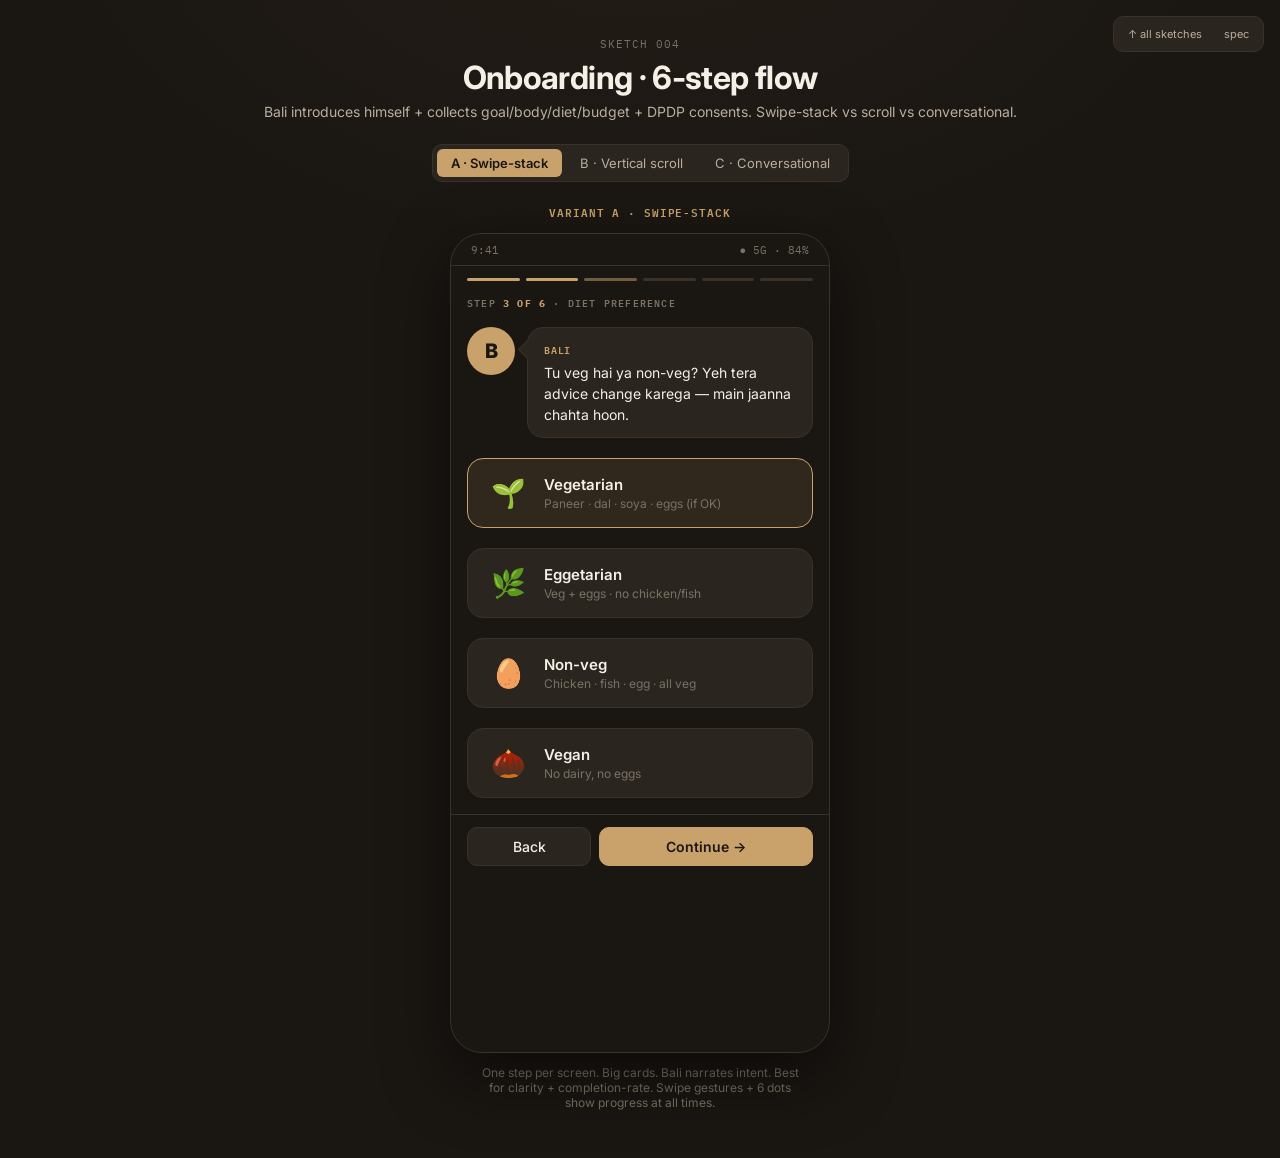
<file: .planning/sketches/004-onboarding-flow/index.html>
<!doctype html>
<html lang="en">
<head>
<meta charset="utf-8" />
<title>Sketch 004 — Onboarding flow</title>
<link rel="preconnect" href="https://fonts.googleapis.com" />
<link rel="preconnect" href="https://fonts.gstatic.com" crossorigin />
<link href="https://fonts.googleapis.com/css2?family=Inter:wght@400;500;600;700;800&family=IBM+Plex+Mono:wght@400;500;600&display=swap" rel="stylesheet" />
<link rel="stylesheet" href="../themes/default.css" />
<style>
  .scroll { flex: 1; overflow-y: auto; }
  .scroll::-webkit-scrollbar { width: 0; }

  /* Progress dots */
  .prog-dots { display: flex; gap: 6px; padding: var(--s-3) var(--s-4); }
  .prog-dots .dot { flex: 1; height: 3px; border-radius: 2px; background: var(--border); }
  .prog-dots .dot.done { background: var(--accent); }
  .prog-dots .dot.current { background: var(--accent); opacity: 0.5; }

  /* Bali speech */
  .bali-row { display: flex; gap: var(--s-3); align-items: flex-start; }
  .bali-av {
    width: 48px; height: 48px; border-radius: 999px;
    background: var(--accent); color: #1A1612;
    display: flex; align-items: center; justify-content: center;
    font-weight: 800; font-size: var(--t-20); flex-shrink: 0;
  }
  .bali-bubble {
    background: var(--bg-card); border: 1px solid var(--border);
    border-radius: var(--radius-lg); padding: var(--s-3) var(--s-4);
    position: relative; flex: 1;
  }
  .bali-bubble::before {
    content: ""; position: absolute; left: -7px; top: 14px;
    width: 14px; height: 14px;
    background: var(--bg-card); border-left: 1px solid var(--border); border-bottom: 1px solid var(--border);
    transform: rotate(45deg);
  }
  .bali-bubble .who { font-family: "IBM Plex Mono", monospace; font-size: var(--t-10); color: var(--accent); letter-spacing: 0.08em; text-transform: uppercase; font-weight: 600; }
  .bali-bubble .msg { font-size: var(--t-14); color: var(--text-primary); margin-top: 4px; line-height: 1.5; }

  /* Choice card */
  .choice {
    background: var(--bg-card); border: 1px solid var(--border);
    border-radius: var(--radius-lg); padding: var(--s-4);
    cursor: pointer; transition: all var(--transition);
    display: flex; gap: var(--s-3); align-items: center;
  }
  .choice:hover { background: var(--bg-card-hover); border-color: var(--border-strong); }
  .choice.selected { border-color: var(--accent); background: var(--accent-dim); }
  .choice .icon { font-size: 28px; width: 48px; text-align: center; flex-shrink: 0; }
  .choice .body .ttl { font-size: var(--t-15); font-weight: 600; color: var(--text-primary); }
  .choice .body .sub { font-size: var(--t-12); color: var(--text-muted); margin-top: 2px; }

  /* Step label */
  .step-num {
    font-family: "IBM Plex Mono", monospace; font-size: var(--t-10);
    color: var(--text-muted); letter-spacing: 0.12em; text-transform: uppercase; font-weight: 600;
  }
  .step-num strong { color: var(--accent); }

  /* Toggle */
  .toggle-row { display: flex; justify-content: space-between; align-items: center; padding: var(--s-3) 0; border-bottom: 1px solid var(--border); }
  .toggle-row:last-child { border-bottom: 0; }
  .toggle-row .lbl { font-size: var(--t-14); font-weight: 500; color: var(--text-primary); }
  .toggle-row .desc { font-size: var(--t-12); color: var(--text-muted); margin-top: 2px; max-width: 220px; }
  .toggle {
    width: 40px; height: 22px; border-radius: 999px; background: var(--bg-elevated);
    border: 1px solid var(--border); position: relative; cursor: pointer; transition: all var(--transition);
    flex-shrink: 0;
  }
  .toggle::after {
    content: ""; position: absolute; left: 2px; top: 2px;
    width: 16px; height: 16px; border-radius: 999px;
    background: var(--text-muted); transition: all var(--transition);
  }
  .toggle.on { background: var(--accent); border-color: var(--accent); }
  .toggle.on::after { left: 20px; background: #1A1612; }

  /* === Variant A — Swipe stack === */
  .va .cards-track {
    display: flex; gap: var(--s-3); padding: 0 var(--s-4);
    overflow: visible;
  }
  .va .o-card {
    background: var(--bg);
    border-radius: var(--radius-lg);
    padding: var(--s-4);
    display: flex; flex-direction: column; gap: var(--s-3);
    min-width: 92%;
  }

  /* === Variant B — Vertical scroll === */
  .vb .step-section {
    padding: var(--s-5) var(--s-4); border-bottom: 1px solid var(--border);
  }
  .vb .step-section:last-child { border-bottom: 0; }
  .vb h2 { font-size: var(--t-20); font-weight: 700; letter-spacing: -0.01em; margin-top: var(--s-2); }

  /* === Variant C — Card tap progress === */
  .vc .conv-msg { margin-bottom: var(--s-4); }
  .vc .user-pick {
    background: var(--accent); color: #1A1612;
    padding: var(--s-3) var(--s-4); border-radius: var(--radius-lg);
    align-self: flex-end; max-width: 70%; margin-left: auto;
    font-size: var(--t-14); font-weight: 500;
  }
</style>
</head>
<body>
<div class="toolbar"><a href="../">↑ all sketches</a><a href="../../specs/bhog-v1-design-spec.html">spec</a></div>

<div class="page-wrap">
  <div class="sketch-header">
    <span style="font-family:'IBM Plex Mono',monospace;font-size:var(--t-11);color:var(--text-muted);letter-spacing:0.1em;text-transform:uppercase">Sketch 004</span>
    <h1 style="margin-top:6px">Onboarding · 6-step flow</h1>
    <p>Bali introduces himself + collects goal/body/diet/budget + DPDP consents. Swipe-stack vs scroll vs conversational.</p>
  </div>

  <div class="var-tabs">
    <button class="var-tab active" data-v="a">A · Swipe-stack</button>
    <button class="var-tab" data-v="b">B · Vertical scroll</button>
    <button class="var-tab" data-v="c">C · Conversational</button>
  </div>

  <!-- A: Swipe stack -->
  <div class="var-panel active" data-v="a">
    <div class="variant-block">
      <div class="v-label">Variant A · Swipe-stack</div>
      <div class="phone va">
        <div class="phone-status"><span>9:41</span><span>● 5G · 84%</span></div>
        <div class="prog-dots">
          <div class="dot done"></div><div class="dot done"></div><div class="dot current"></div>
          <div class="dot"></div><div class="dot"></div><div class="dot"></div>
        </div>
        <div class="step-num" style="padding: 0 var(--s-4)">Step <strong>3 of 6</strong> · Diet preference</div>
        <div class="scroll" style="padding: var(--s-4)">
          <div class="bali-row" style="margin-bottom:var(--s-5)">
            <div class="bali-av">B</div>
            <div class="bali-bubble">
              <div class="who">Bali</div>
              <div class="msg">Tu veg hai ya non-veg? Yeh tera advice change karega — main jaanna chahta hoon.</div>
            </div>
          </div>
          <div class="stack" style="gap: var(--s-2)">
            <div class="choice selected">
              <div class="icon">🌱</div>
              <div class="body">
                <div class="ttl">Vegetarian</div>
                <div class="sub">Paneer · dal · soya · eggs (if OK)</div>
              </div>
            </div>
            <div class="choice">
              <div class="icon">🌿</div>
              <div class="body">
                <div class="ttl">Eggetarian</div>
                <div class="sub">Veg + eggs · no chicken/fish</div>
              </div>
            </div>
            <div class="choice">
              <div class="icon">🥚</div>
              <div class="body">
                <div class="ttl">Non-veg</div>
                <div class="sub">Chicken · fish · egg · all veg</div>
              </div>
            </div>
            <div class="choice">
              <div class="icon">🌰</div>
              <div class="body">
                <div class="ttl">Vegan</div>
                <div class="sub">No dairy, no eggs</div>
              </div>
            </div>
          </div>
        </div>
        <div style="padding: var(--s-3) var(--s-4); border-top: 1px solid var(--border); display: flex; gap: var(--s-2)">
          <button class="btn" style="flex:1">Back</button>
          <button class="btn primary" style="flex:2">Continue →</button>
        </div>
      </div>
      <p class="v-desc">One step per screen. Big cards. Bali narrates intent. Best for clarity + completion-rate. Swipe gestures + 6 dots show progress at all times.</p>
    </div>
  </div>

  <!-- B: Vertical scroll -->
  <div class="var-panel" data-v="b">
    <div class="variant-block">
      <div class="v-label">Variant B · Vertical scroll</div>
      <div class="phone vb">
        <div class="phone-status"><span>9:41</span><span>● 5G · 84%</span></div>
        <div style="padding: var(--s-4); border-bottom: 1px solid var(--border); display:flex; justify-content:space-between; align-items:center">
          <div style="font-size: var(--t-15); font-weight: 700">Set up Bhog</div>
          <div class="step-num">2 / 6 done</div>
        </div>
        <div class="scroll">
          <div class="step-section">
            <div class="step-num"><strong>1 ✓</strong> Welcome</div>
            <h2 style="opacity: 0.4">Hi, main Bali</h2>
            <p style="color: var(--text-muted); font-size: var(--t-13); margin-top: 4px">Tera coach. Trainer ka ₹3,000 bachayega.</p>
          </div>
          <div class="step-section">
            <div class="step-num"><strong>2 ✓</strong> Goal</div>
            <h2 style="opacity: 0.4">Muscle gain</h2>
            <p style="color: var(--text-muted); font-size: var(--t-13); margin-top: 4px">+300 kcal surplus target</p>
          </div>
          <div class="step-section" style="background: var(--accent-dim); border-color: rgba(201,162,107,0.3)">
            <div class="step-num"><strong>3</strong> Diet preference</div>
            <h2 style="margin-top: var(--s-2)">What do you eat?</h2>
            <div class="stack" style="gap: var(--s-2); margin-top: var(--s-3)">
              <div class="choice selected"><div class="icon">🌱</div><div class="body"><div class="ttl">Vegetarian</div></div></div>
              <div class="choice"><div class="icon">🌿</div><div class="body"><div class="ttl">Eggetarian</div></div></div>
              <div class="choice"><div class="icon">🥚</div><div class="body"><div class="ttl">Non-veg</div></div></div>
              <div class="choice"><div class="icon">🌰</div><div class="body"><div class="ttl">Vegan</div></div></div>
            </div>
            <button class="btn primary" style="width:100%; margin-top: var(--s-3)">Save · Step 4</button>
          </div>
          <div class="step-section" style="opacity: 0.35">
            <div class="step-num"><strong>4</strong> Body + budget</div>
            <h2 style="color: var(--text-muted); font-size: var(--t-16)">Locked · finish step 3 first</h2>
          </div>
          <div class="step-section" style="opacity: 0.35">
            <div class="step-num"><strong>5</strong> Privacy consents</div>
            <h2 style="color: var(--text-muted); font-size: var(--t-16)">Locked</h2>
          </div>
          <div class="step-section" style="opacity: 0.35">
            <div class="step-num"><strong>6</strong> First meal</div>
            <h2 style="color: var(--text-muted); font-size: var(--t-16)">Locked</h2>
          </div>
        </div>
      </div>
      <p class="v-desc">Long scroll with sequentially unlocked sections. Sees all 6 steps at a glance. Bali is in step 1 only — feels less personality-driven, more form-y.</p>
    </div>
  </div>

  <!-- C: Conversational -->
  <div class="var-panel" data-v="c">
    <div class="variant-block">
      <div class="v-label">Variant C · Conversational</div>
      <div class="phone vc">
        <div class="phone-status"><span>9:41</span><span>● 5G · 84%</span></div>
        <div style="padding: var(--s-3) var(--s-4); display:flex; align-items:center; gap: var(--s-3); border-bottom: 1px solid var(--border)">
          <div class="bali-av" style="width:36px;height:36px;font-size:var(--t-15)">B</div>
          <div>
            <div style="font-size: var(--t-15); font-weight: 600">Bali</div>
            <div style="font-size: var(--t-10); font-family:'IBM Plex Mono',monospace; color: var(--sage); letter-spacing:0.06em; text-transform: uppercase">● setting you up</div>
          </div>
          <div style="margin-left:auto;font-family:'IBM Plex Mono',monospace; font-size: var(--t-10); color: var(--text-muted)">3 / 6</div>
        </div>
        <div class="scroll" style="padding: var(--s-4); display:flex; flex-direction:column; gap: var(--s-3)">
          <div class="bali-row conv-msg">
            <div class="bali-av">B</div>
            <div class="bali-bubble">
              <div class="who">Bali</div>
              <div class="msg">Namaste! Main Bali. Tera AI coach.</div>
            </div>
          </div>
          <div class="user-pick">Hi 👋</div>
          <div class="bali-row conv-msg">
            <div class="bali-av">B</div>
            <div class="bali-bubble">
              <div class="who">Bali</div>
              <div class="msg">Goal kya hai — muscle banana hai ya weight kam karna?</div>
            </div>
          </div>
          <div class="user-pick">Muscle gain</div>
          <div class="bali-row conv-msg">
            <div class="bali-av">B</div>
            <div class="bali-bubble">
              <div class="who">Bali</div>
              <div class="msg">Sahi. Aur tu kya khaata hai? Veg, egg, non-veg?</div>
            </div>
          </div>
          <div class="stack" style="gap: 8px">
            <div class="choice selected"><div class="icon">🌱</div><div class="body"><div class="ttl">Vegetarian</div><div class="sub">Tap to pick</div></div></div>
            <div class="choice"><div class="icon">🌿</div><div class="body"><div class="ttl">Eggetarian</div><div class="sub">Veg + eggs</div></div></div>
            <div class="choice"><div class="icon">🥚</div><div class="body"><div class="ttl">Non-veg</div><div class="sub">Chicken/fish/egg</div></div></div>
          </div>
        </div>
      </div>
      <p class="v-desc">Chat-style. Bali is the onboarding flow itself. Conversational personality, highest "wow" but longest path. Risk: feels chatty after step 4. Auto-condense post-onboarding.</p>
    </div>
  </div>
</div>

<script>
  document.querySelectorAll('.var-tab').forEach(t => {
    t.addEventListener('click', () => {
      const v = t.dataset.v;
      document.querySelectorAll('.var-tab').forEach(b => b.classList.toggle('active', b.dataset.v === v));
      document.querySelectorAll('.var-panel').forEach(p => p.classList.toggle('active', p.dataset.v === v));
    });
  });
</script>
</body>
</html>
</file>
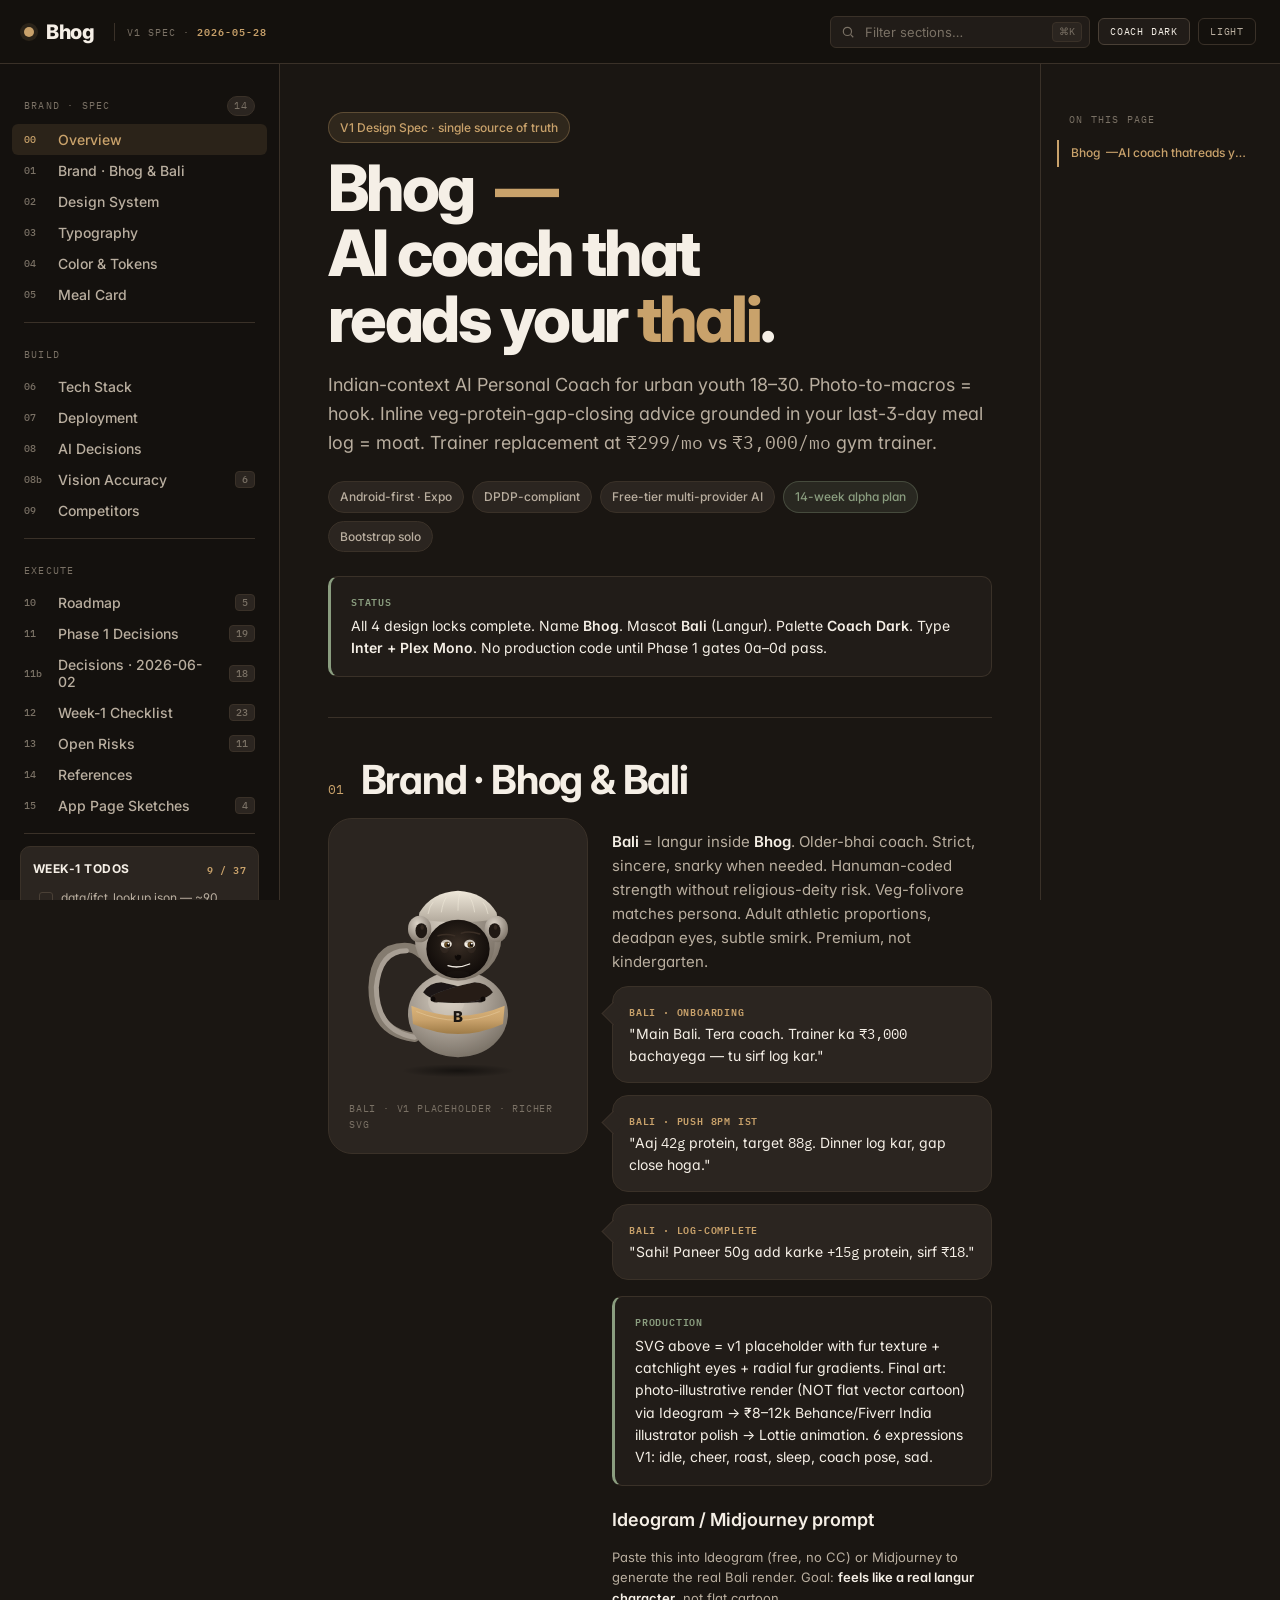
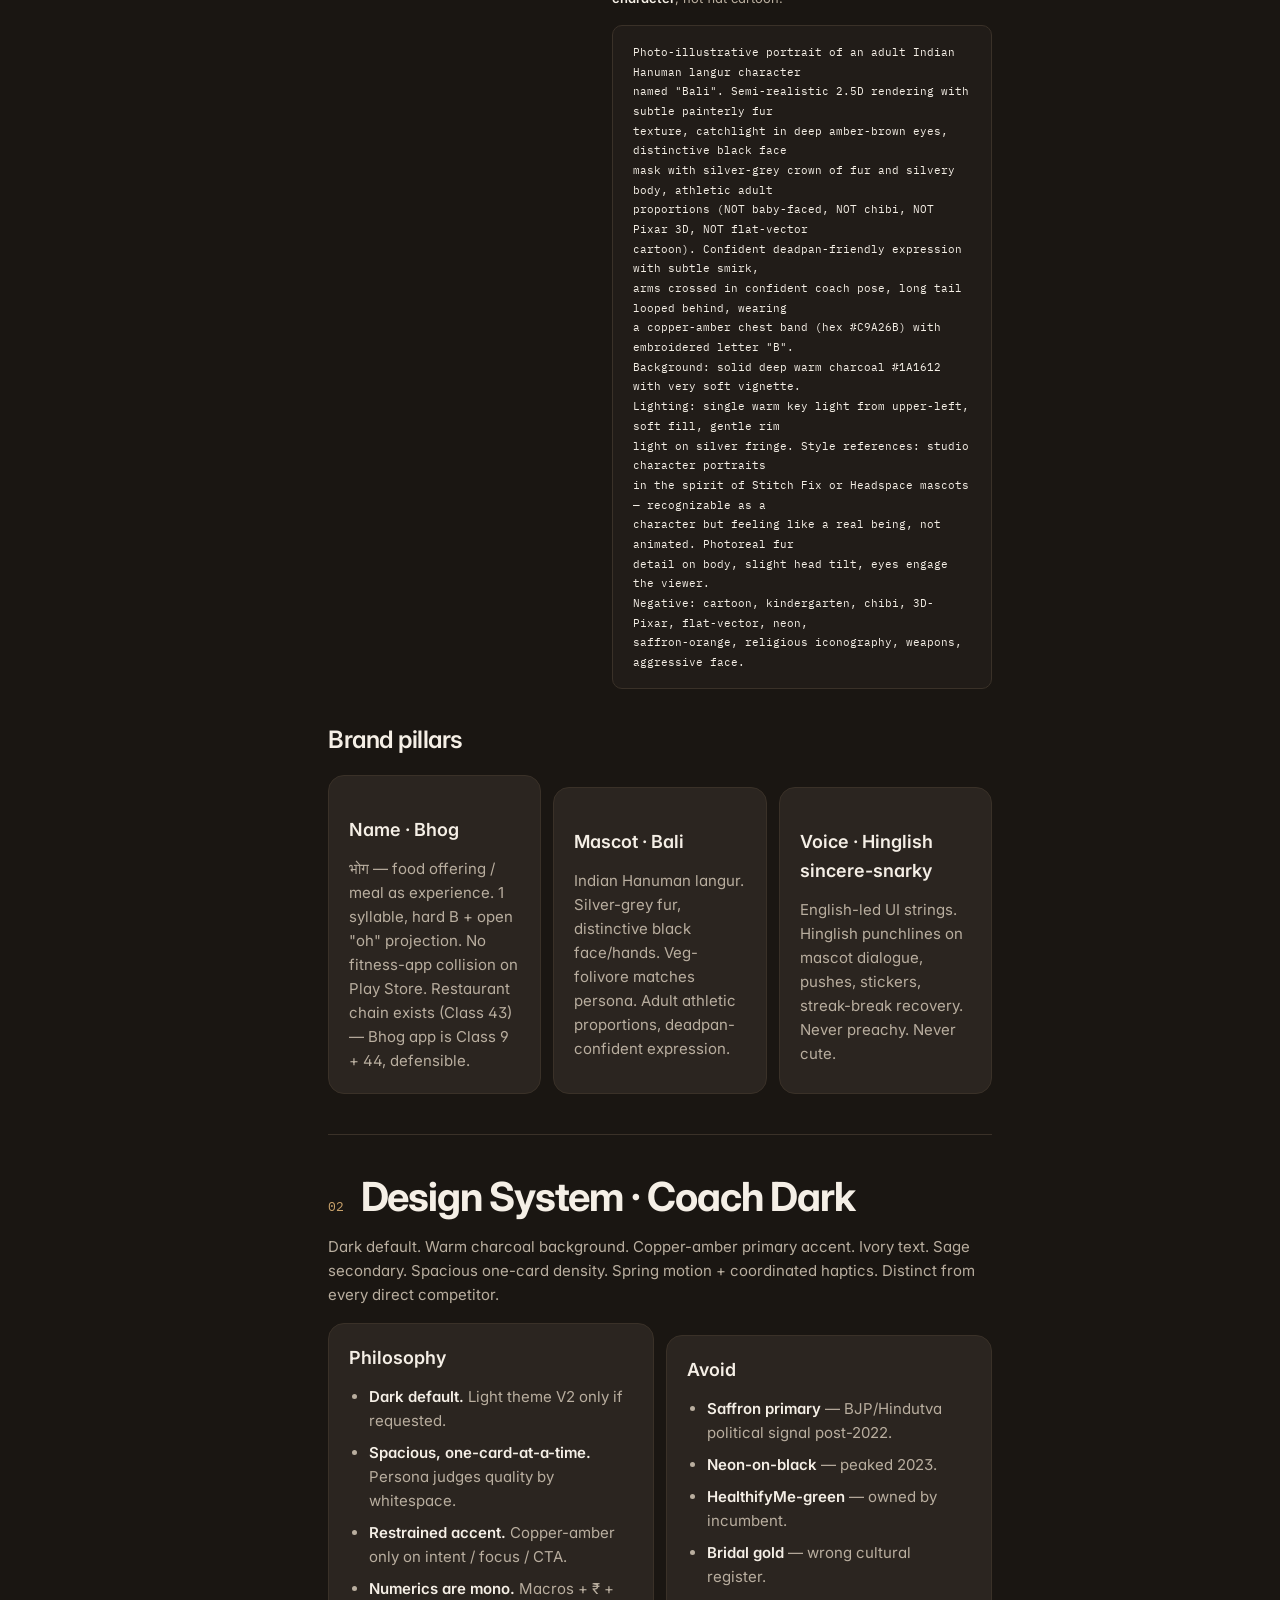
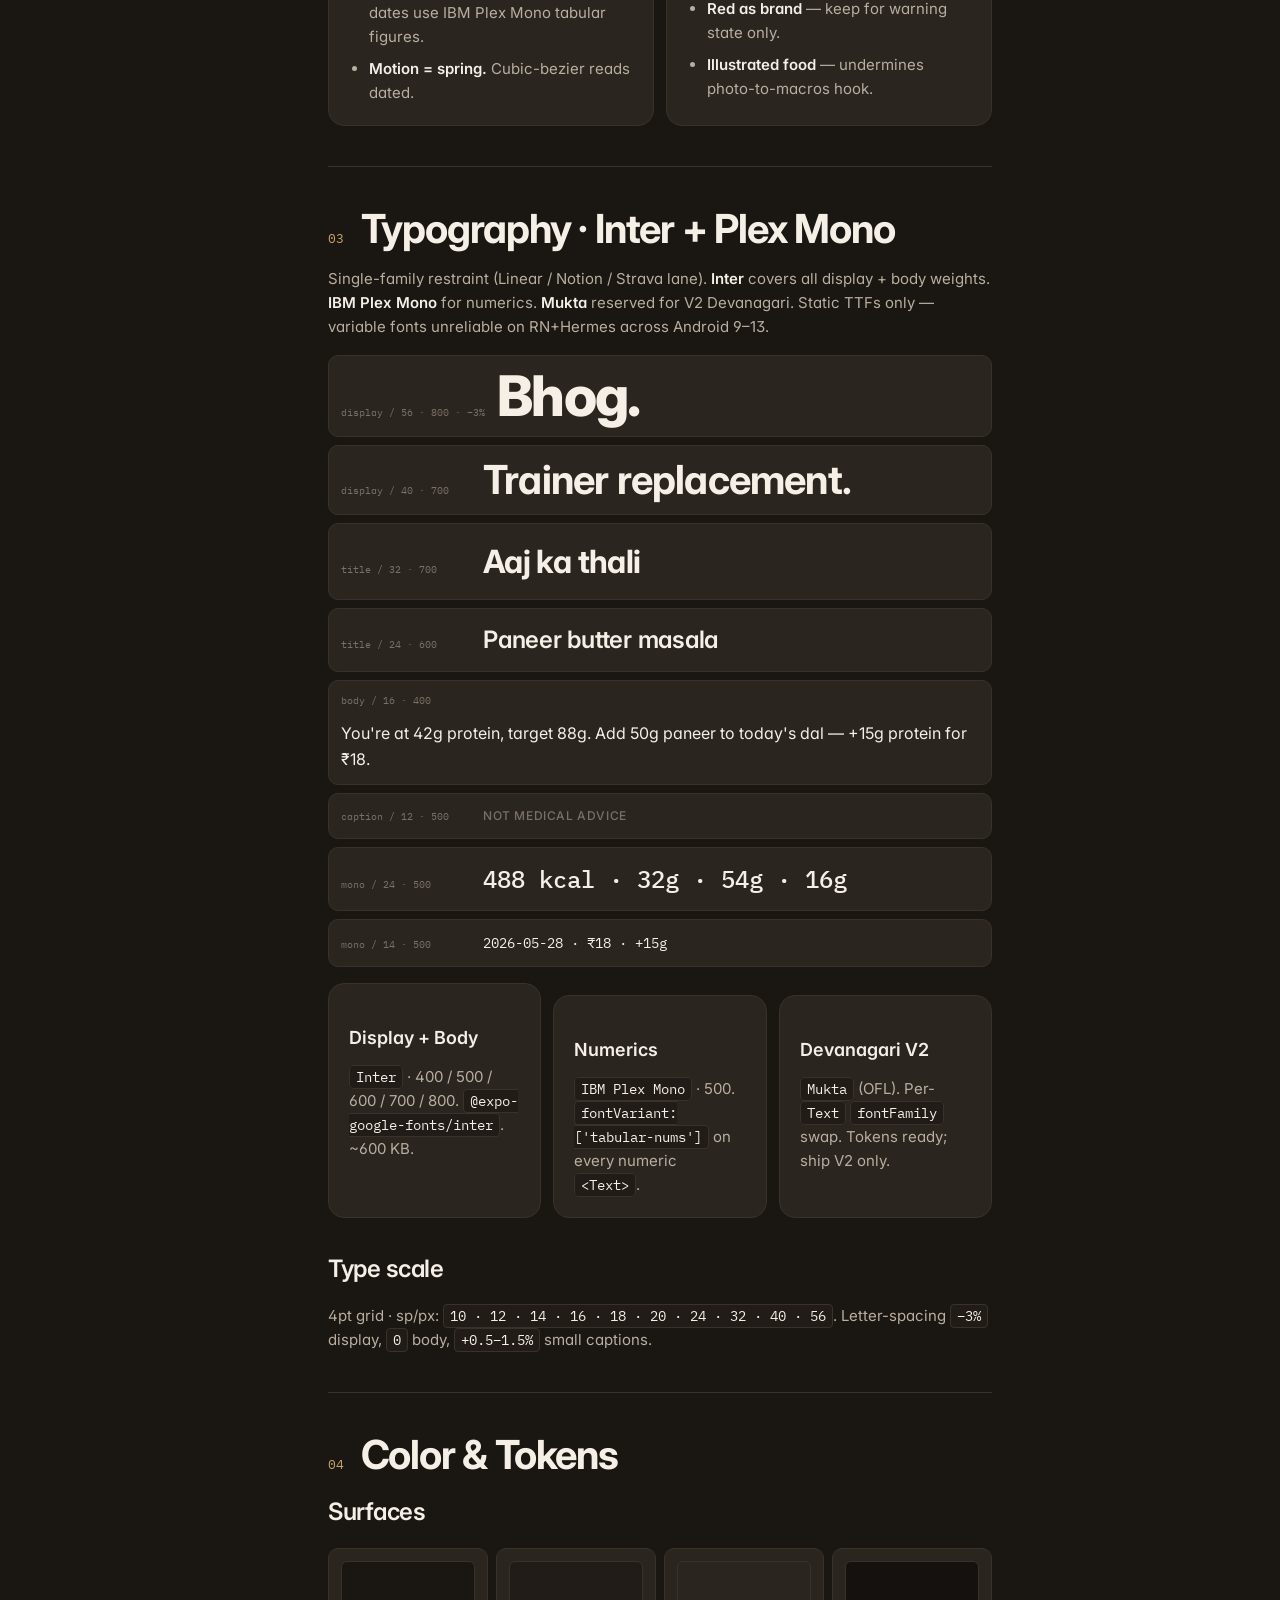
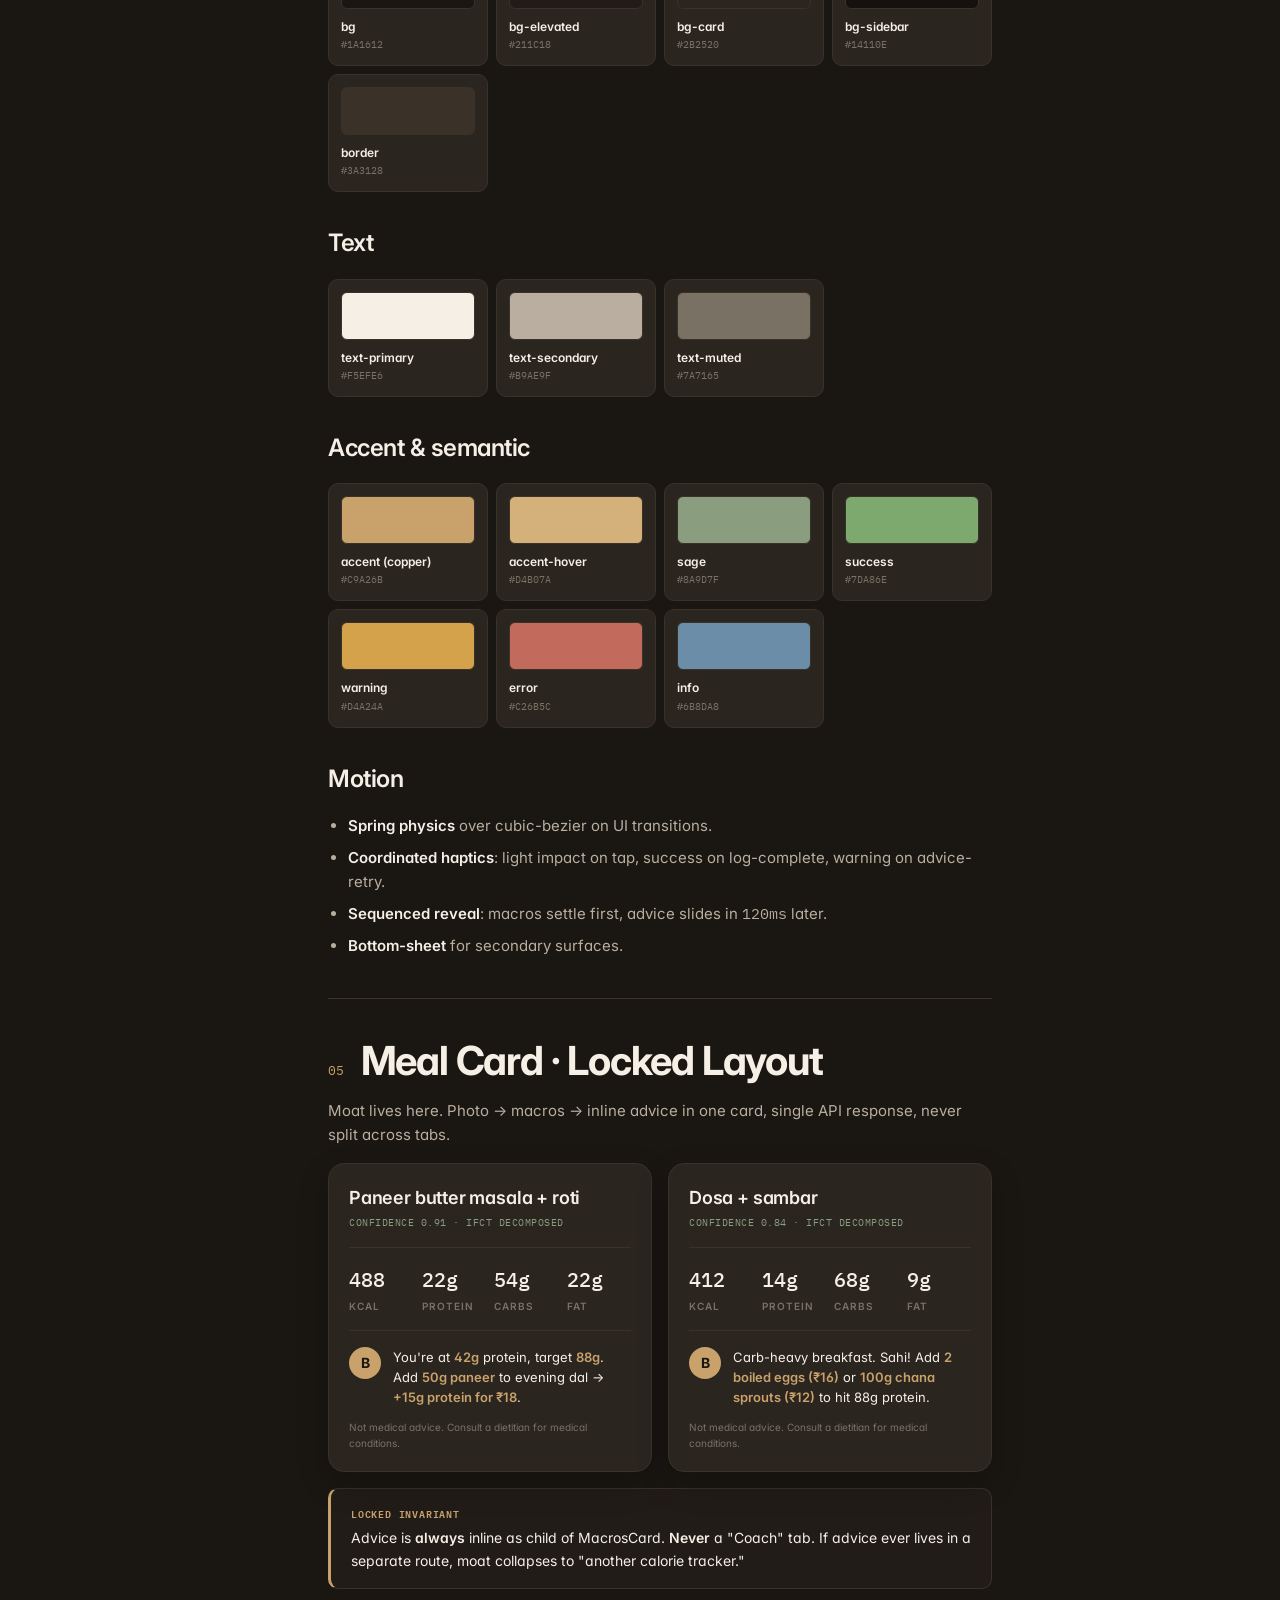
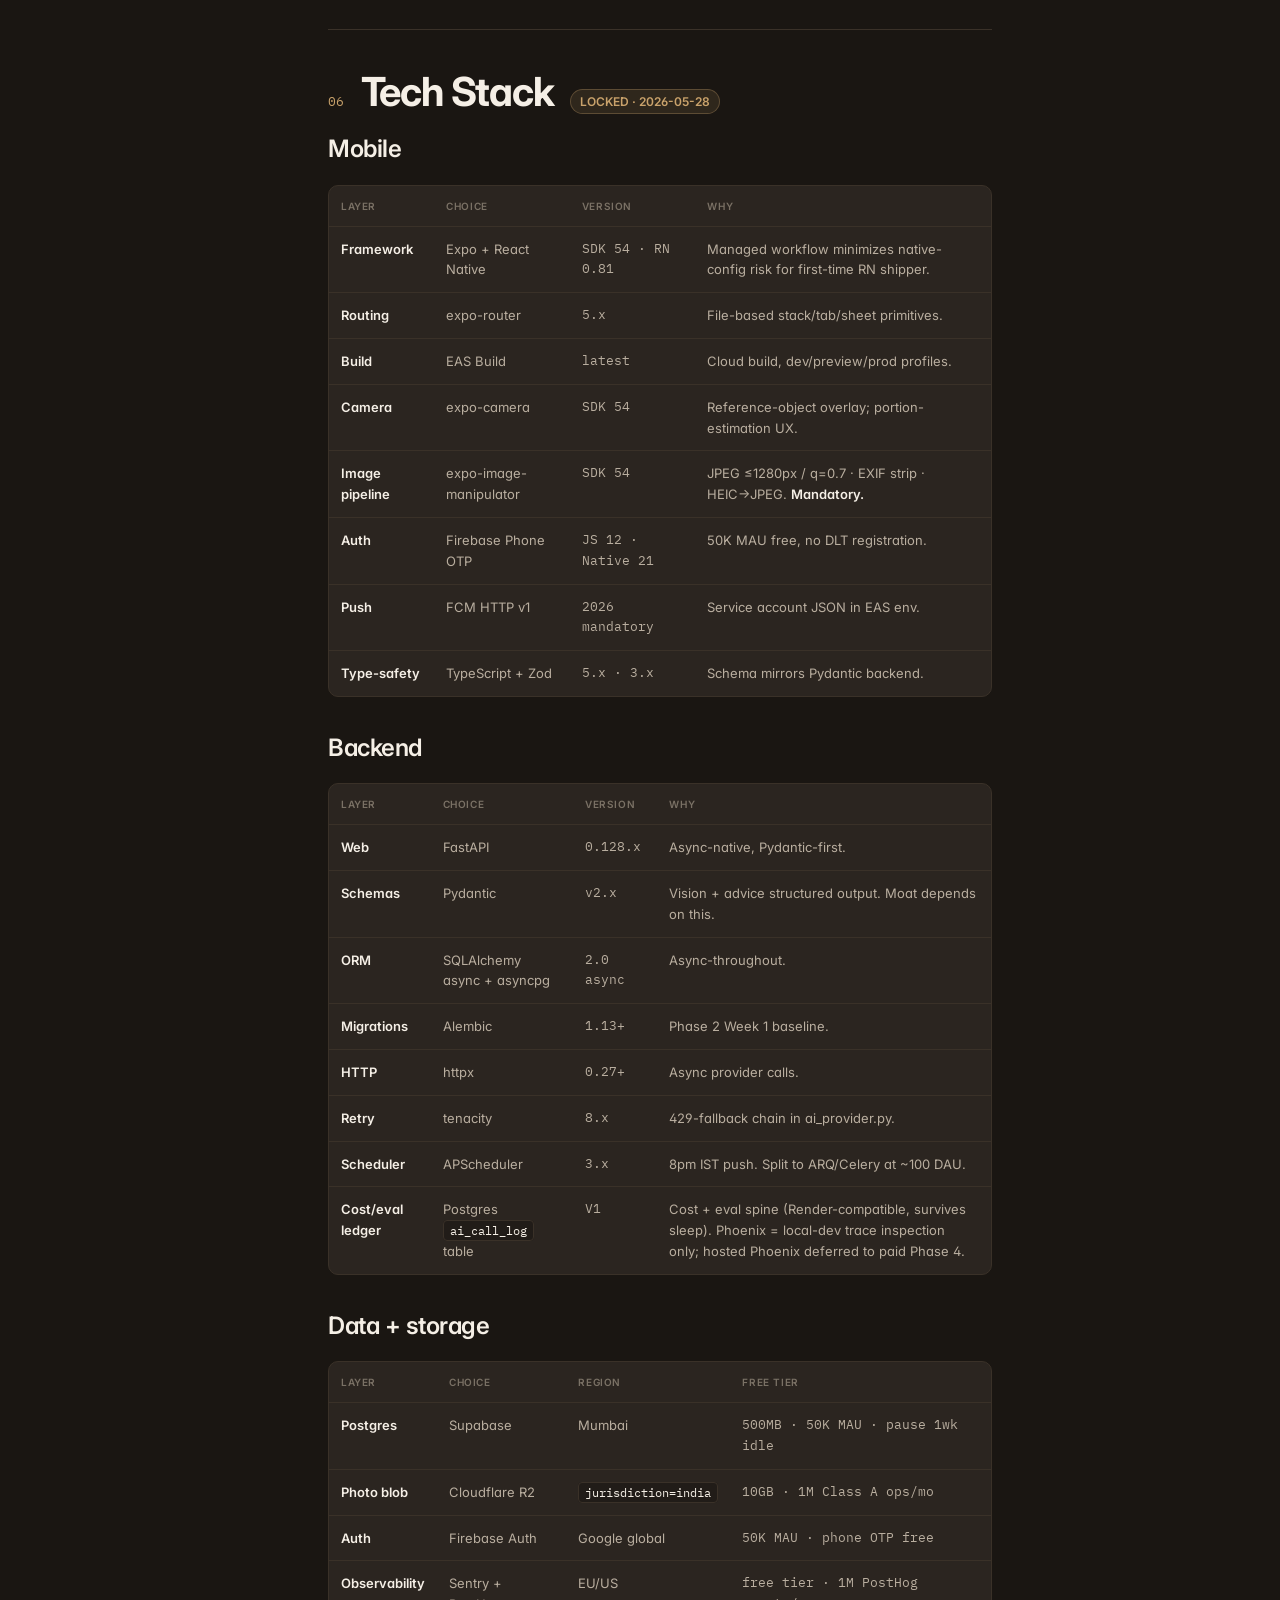
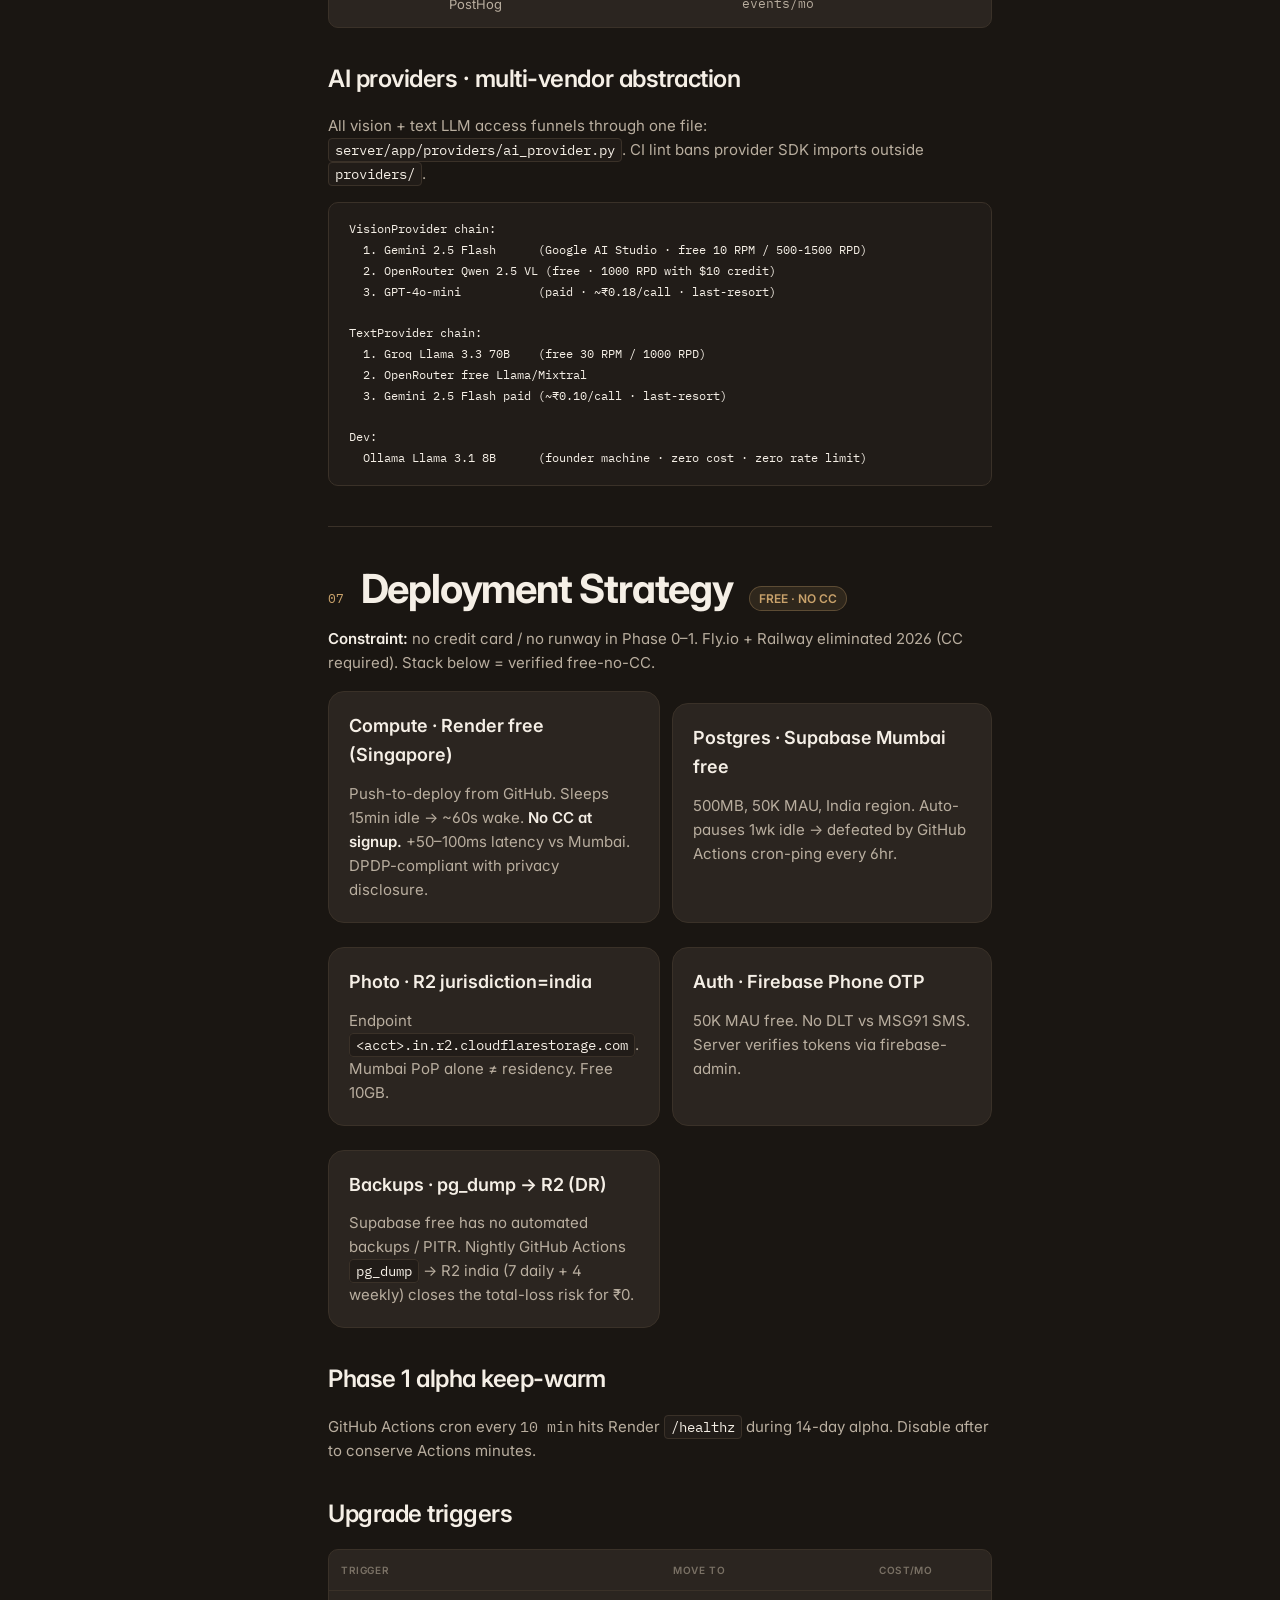
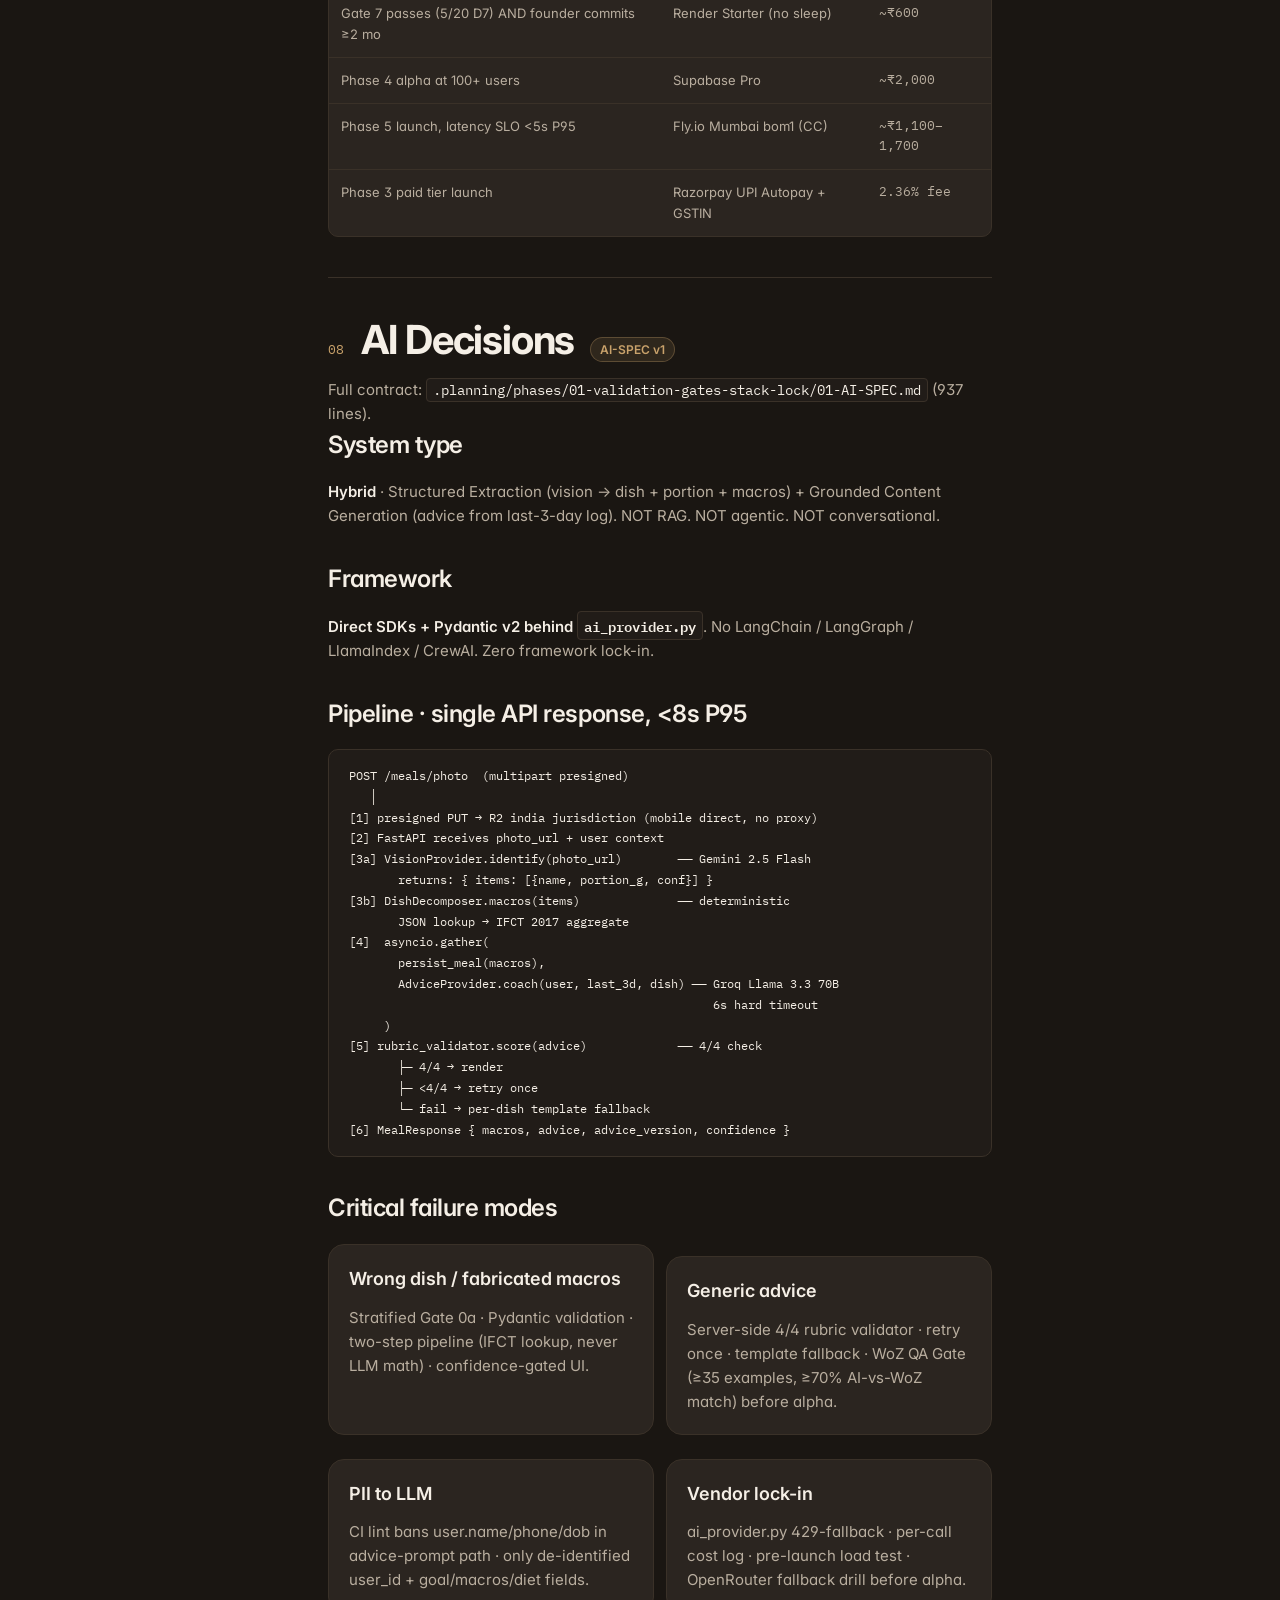
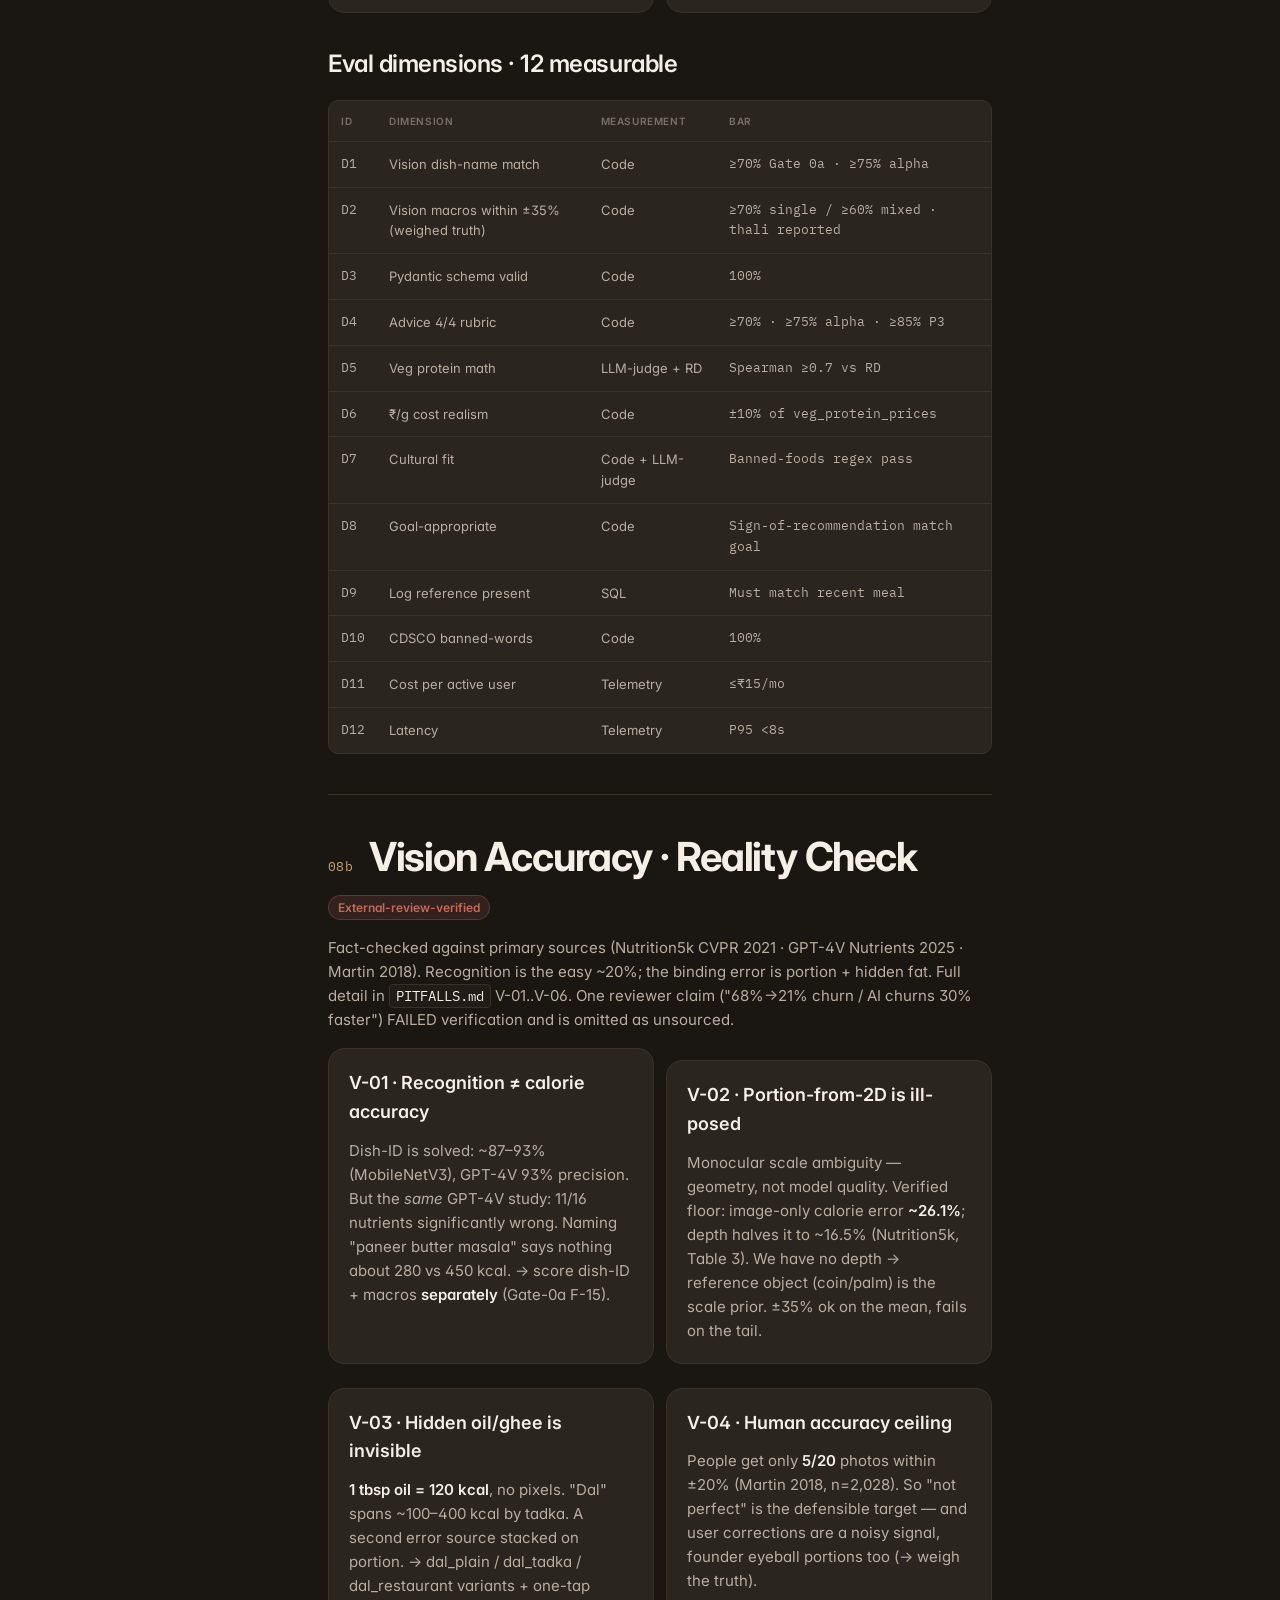
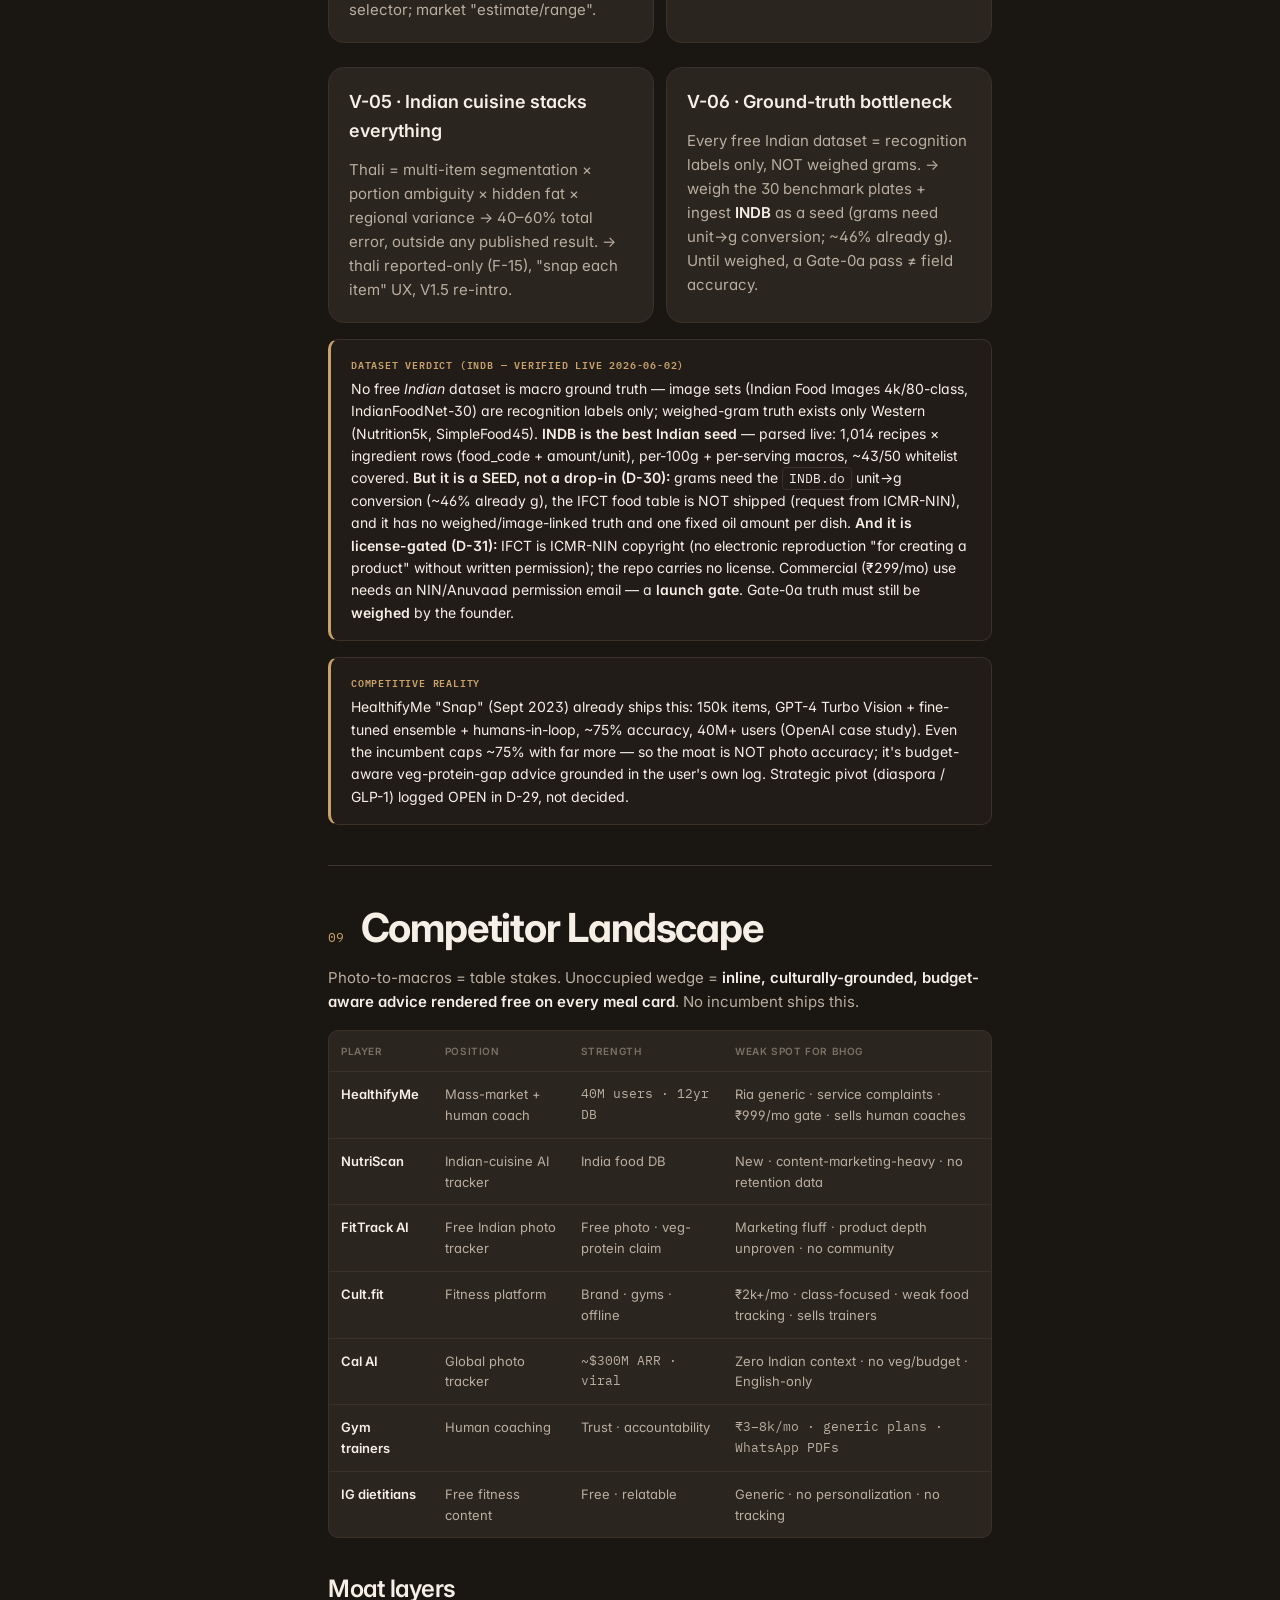
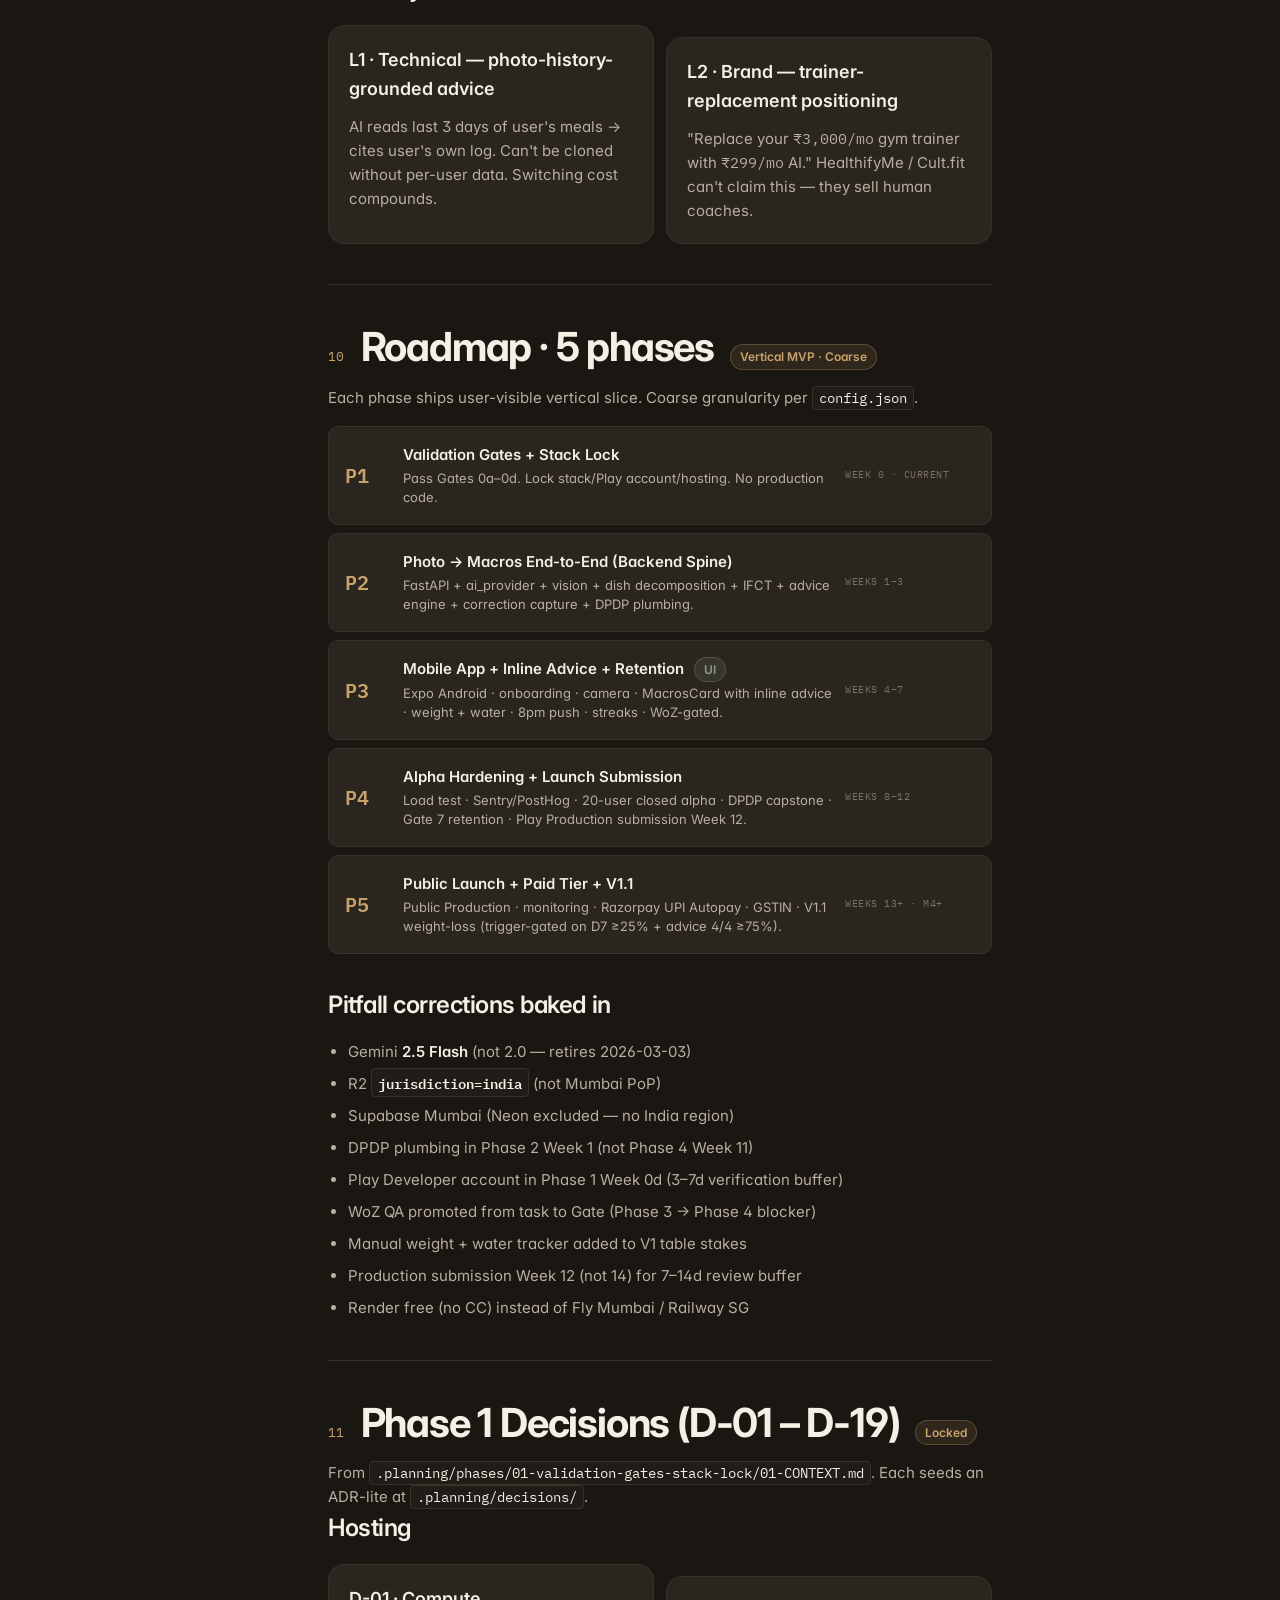
<file: .planning/specs/bhog-v1-design-spec.html>
<!doctype html>
<html lang="en" data-theme="dark">
<head>
<meta charset="utf-8" />
<meta name="viewport" content="width=device-width, initial-scale=1" />
<title>Bhog — V1 Design Spec</title>
<link rel="preconnect" href="https://fonts.googleapis.com" />
<link rel="preconnect" href="https://fonts.gstatic.com" crossorigin />
<link href="https://fonts.googleapis.com/css2?family=Inter:wght@400;500;600;700;800&family=IBM+Plex+Mono:wght@400;500;600&display=swap" rel="stylesheet" />
<style>
  :root[data-theme="dark"] {
    --bg: #1A1612;
    --bg-elevated: #211C18;
    --bg-card: #2B2520;
    --bg-card-hover: #332C26;
    --bg-sidebar: #14110E;
    --border: #3A3128;
    --border-strong: #4A4036;
    --text-primary: #F5EFE6;
    --text-secondary: #B9AE9F;
    --text-muted: #7A7165;
    --accent: #C9A26B;
    --accent-hover: #D4B07A;
    --accent-dim: rgba(201, 162, 107, 0.12);
    --sage: #8A9D7F;
    --sage-dim: rgba(138, 157, 127, 0.14);
    --success: #7DA86E;
    --warning: #D4A24A;
    --error: #C26B5C;
    --info: #6B8DA8;
    --backdrop: rgba(20, 17, 14, 0.84);
  }
  :root[data-theme="light"] {
    --bg: #FAF6EE;
    --bg-elevated: #F2EDDF;
    --bg-card: #FFFFFF;
    --bg-card-hover: #F8F2E6;
    --bg-sidebar: #F2EDDF;
    --border: #D9D3C2;
    --border-strong: #B9AE9F;
    --text-primary: #1A1612;
    --text-secondary: #5A5248;
    --text-muted: #8A7F73;
    --accent: #A37840;
    --accent-hover: #8D6634;
    --accent-dim: rgba(163, 120, 64, 0.14);
    --sage: #6F8264;
    --sage-dim: rgba(111, 130, 100, 0.18);
    --success: #5C8A4E;
    --warning: #B8821F;
    --error: #A24E3E;
    --info: #4E7290;
    --backdrop: rgba(250, 246, 238, 0.88);
  }
  :root { color-scheme: dark light; }

  /* Type scale + spacing */
  :root {
    --t-10: 0.625rem; --t-12: 0.75rem; --t-13: 0.8125rem; --t-14: 0.875rem;
    --t-16: 1rem; --t-18: 1.125rem; --t-20: 1.25rem; --t-24: 1.5rem;
    --t-32: 2rem; --t-40: 2.5rem; --t-56: 3.5rem;
    --s-1: 4px; --s-2: 8px; --s-3: 12px; --s-4: 16px; --s-5: 20px;
    --s-6: 24px; --s-8: 32px; --s-10: 40px; --s-12: 48px; --s-16: 64px;
    --radius-sm: 6px; --radius-md: 10px; --radius-lg: 16px; --radius-xl: 24px;
    --transition: 180ms cubic-bezier(0.2, 0.6, 0.2, 1);
  }

  * { box-sizing: border-box; margin: 0; padding: 0; }
  html { scroll-behavior: smooth; scroll-padding-top: 80px; }
  body {
    font-family: "Inter", -apple-system, BlinkMacSystemFont, "Segoe UI", sans-serif;
    font-size: var(--t-15, 0.9375rem); line-height: 1.6;
    color: var(--text-primary); background: var(--bg);
    -webkit-font-smoothing: antialiased; text-rendering: optimizeLegibility;
    font-feature-settings: "ss01", "cv11";
  }
  .num, code, pre, kbd { font-family: "IBM Plex Mono", ui-monospace, "SF Mono", Menlo, monospace; font-feature-settings: "tnum" 1, "lnum" 1; }
  button { font-family: inherit; cursor: pointer; border: none; background: none; color: inherit; }
  ul, ol { list-style: none; }
  a { color: inherit; text-decoration: none; }
  *:focus-visible { outline: 2px solid var(--accent); outline-offset: 2px; border-radius: 4px; }

  /* ============ APP LAYOUT ============ */
  .app {
    display: grid;
    grid-template-columns: 280px 1fr 240px;
    grid-template-rows: 64px 1fr;
    min-height: 100vh;
    max-width: 1500px;
    margin: 0 auto;
  }
  @media (max-width: 1100px) {
    .app { grid-template-columns: 240px 1fr; }
    .toc { display: none !important; }
  }
  @media (max-width: 760px) {
    .app { grid-template-columns: 1fr; }
    .sidebar { display: none !important; }
  }

  /* ============ HEADER ============ */
  .header {
    grid-column: 1 / -1;
    display: flex; align-items: center; justify-content: space-between;
    padding: 0 var(--s-6);
    border-bottom: 1px solid var(--border);
    background: var(--backdrop);
    backdrop-filter: saturate(140%) blur(12px);
    -webkit-backdrop-filter: saturate(140%) blur(12px);
    position: sticky; top: 0; z-index: 20;
  }
  .brand { display: flex; align-items: center; gap: var(--s-3); }
  .brand .dot { width: 10px; height: 10px; border-radius: 999px; background: var(--accent); box-shadow: 0 0 0 4px var(--accent-dim); }
  .brand .wm { font-size: var(--t-20); font-weight: 800; letter-spacing: -0.02em; }
  .brand .tag {
    font-family: "IBM Plex Mono", monospace; font-size: var(--t-10);
    color: var(--text-muted); text-transform: uppercase; letter-spacing: 0.1em;
    border-left: 1px solid var(--border); padding-left: var(--s-3); margin-left: var(--s-2);
  }
  .brand .tag strong { color: var(--accent); font-weight: 600; }
  .header-actions { display: flex; align-items: center; gap: var(--s-2); }
  .search-wrap { position: relative; }
  .search-input {
    width: 260px; padding: 7px var(--s-3) 7px 34px;
    background: var(--bg-elevated); border: 1px solid var(--border);
    border-radius: var(--radius-sm);
    font-family: "Inter", sans-serif; font-size: var(--t-13);
    color: var(--text-primary); transition: width var(--transition), border-color var(--transition);
  }
  .search-input::placeholder { color: var(--text-muted); }
  .search-input:focus { outline: none; border-color: var(--accent); width: 320px; }
  .search-icon { position: absolute; left: 11px; top: 50%; transform: translateY(-50%); color: var(--text-muted); width: 14px; height: 14px; pointer-events: none; }
  .search-shortcut {
    position: absolute; right: 8px; top: 50%; transform: translateY(-50%);
    font-family: "IBM Plex Mono", monospace; font-size: var(--t-10);
    padding: 1px 6px; background: var(--bg-card); color: var(--text-muted);
    border-radius: 4px; border: 1px solid var(--border);
  }
  .hdr-btn {
    padding: 6px 11px; border: 1px solid var(--border); border-radius: var(--radius-sm);
    font-family: "IBM Plex Mono", monospace; font-size: var(--t-10);
    color: var(--text-secondary); text-transform: uppercase; letter-spacing: 0.08em;
    transition: all var(--transition);
  }
  .hdr-btn:hover { color: var(--accent); border-color: var(--accent); }
  .hdr-btn.active { color: var(--text-primary); background: var(--bg-elevated); border-color: var(--border-strong); }

  /* ============ SIDEBAR ============ */
  .sidebar {
    grid-column: 1; grid-row: 2;
    border-right: 1px solid var(--border);
    background: var(--bg-sidebar);
    padding: var(--s-5) var(--s-3) var(--s-12);
    overflow-y: auto;
    height: calc(100vh - 64px);
    position: sticky; top: 64px;
    scrollbar-width: thin; scrollbar-color: var(--border) transparent;
  }
  .sidebar::-webkit-scrollbar { width: 6px; }
  .sidebar::-webkit-scrollbar-thumb { background: var(--border); border-radius: 3px; }

  .nav-section { margin-bottom: var(--s-3); }
  .nav-label {
    font-family: "IBM Plex Mono", monospace; font-size: var(--t-10);
    color: var(--text-muted); text-transform: uppercase; letter-spacing: 0.12em;
    padding: var(--s-3) var(--s-3) var(--s-2);
    display: flex; align-items: center; justify-content: space-between;
  }
  .nav-label .ct {
    background: var(--bg-card); color: var(--text-muted);
    padding: 1px 6px; border-radius: 999px; font-size: var(--t-10);
    border: 1px solid var(--border);
  }
  .nav-item {
    display: flex; align-items: center; gap: var(--s-3);
    padding: 7px var(--s-3);
    border-radius: var(--radius-sm);
    color: var(--text-secondary);
    font-size: var(--t-14); font-weight: 500;
    width: 100%; text-align: left; cursor: pointer;
    transition: background var(--transition), color var(--transition);
  }
  .nav-item:hover { background: var(--accent-dim); color: var(--text-primary); }
  .nav-item.active { background: var(--accent-dim); color: var(--accent); }
  .nav-item .nav-num {
    font-family: "IBM Plex Mono", monospace; font-size: var(--t-10);
    color: var(--text-muted); width: 22px; flex-shrink: 0;
  }
  .nav-item.active .nav-num { color: var(--accent); }
  .nav-item .nav-meta {
    margin-left: auto; font-family: "IBM Plex Mono", monospace; font-size: var(--t-10);
    color: var(--text-muted); background: var(--bg-card); padding: 1px 6px;
    border-radius: 4px; border: 1px solid var(--border);
  }
  .nav-item.active .nav-meta { background: var(--accent); color: var(--bg); border-color: var(--accent); }
  .nav-divider { height: 1px; background: var(--border); margin: var(--s-3) var(--s-3); }

  /* Sidebar checklist */
  .side-check {
    margin: 0 var(--s-2);
    padding: var(--s-3);
    background: var(--bg-card); border: 1px solid var(--border);
    border-radius: var(--radius-md);
  }
  .side-check h5 {
    font-size: var(--t-12); font-weight: 700; letter-spacing: 0.04em; text-transform: uppercase;
    color: var(--text-primary); margin-bottom: var(--s-2);
    display: flex; justify-content: space-between; align-items: center;
  }
  .side-check h5 .progress {
    font-family: "IBM Plex Mono", monospace; font-size: var(--t-10);
    color: var(--accent); font-weight: 600;
  }
  .side-check ul { display: flex; flex-direction: column; gap: 6px; margin-top: var(--s-2); }
  .side-check li {
    display: flex; gap: 8px; align-items: flex-start;
    font-size: var(--t-12); color: var(--text-secondary); line-height: 1.4;
    cursor: pointer; padding: 4px 6px; border-radius: 4px;
    transition: background var(--transition), color var(--transition);
  }
  .side-check li:hover { background: var(--bg-elevated); color: var(--text-primary); }
  .side-check input[type=checkbox] {
    appearance: none; -webkit-appearance: none;
    width: 14px; height: 14px; min-width: 14px; margin-top: 2px;
    border: 1.5px solid var(--border-strong); border-radius: 3px;
    background: var(--bg-card); cursor: pointer; transition: all var(--transition);
  }
  .side-check input[type=checkbox]:checked {
    background: var(--accent); border-color: var(--accent);
    background-image: url("data:image/svg+xml,%3Csvg xmlns='http://www.w3.org/2000/svg' viewBox='0 0 12 12'%3E%3Cpath fill='none' stroke='%231A1612' stroke-width='2' stroke-linecap='round' stroke-linejoin='round' d='M2.5 6.5l2.5 2.5 4.5-5.5'/%3E%3C/svg%3E");
    background-position: center; background-repeat: no-repeat;
  }
  .side-check input[type=checkbox]:checked + span { color: var(--text-muted); text-decoration: line-through; }

  /* ============ MAIN ============ */
  .main {
    grid-column: 2; grid-row: 2;
    padding: var(--s-12) var(--s-12) var(--s-16);
    max-width: 880px; width: 100%; margin: 0 auto;
    min-width: 0;
  }
  .main h2 { font-size: var(--t-40); letter-spacing: -0.03em; font-weight: 700; line-height: 1.1; scroll-margin-top: 80px; }
  .main h3 { font-size: var(--t-24); letter-spacing: -0.02em; font-weight: 600; margin-top: var(--s-8); margin-bottom: var(--s-4); scroll-margin-top: 80px; }
  .main h4 { font-size: var(--t-18); font-weight: 600; margin-top: var(--s-5); margin-bottom: var(--s-3); }
  .main p { color: var(--text-secondary); margin-top: var(--s-3); max-width: 760px; }
  .main ul, .main ol { padding-left: var(--s-5); margin-top: var(--s-3); }
  .main li { margin-top: var(--s-2); color: var(--text-secondary); list-style: disc; }
  .main strong { color: var(--text-primary); font-weight: 600; }
  .main a.inline { color: var(--accent); text-decoration: underline; text-decoration-color: rgba(201, 162, 107, 0.4); text-underline-offset: 3px; }

  section.block { padding: var(--s-10) 0; border-top: 1px solid var(--border); }
  section.block:first-of-type { border-top: 0; padding-top: 0; }
  .section-head { display: flex; align-items: baseline; gap: var(--s-4); margin-bottom: var(--s-4); flex-wrap: wrap; }
  .section-num { font-family: "IBM Plex Mono", monospace; font-size: var(--t-13); color: var(--accent); letter-spacing: 0.02em; }

  /* Hero */
  .hero { padding-top: var(--s-3); padding-bottom: var(--s-8); border-top: 0; }
  .hero h1 { font-size: clamp(2.5rem, 5vw, 4rem); letter-spacing: -0.04em; font-weight: 800; line-height: 1.02; color: var(--text-primary); }
  .hero h1 .accent { color: var(--accent); }
  .hero p.lead { margin-top: var(--s-5); font-size: var(--t-18); color: var(--text-secondary); max-width: 720px; }
  .hero .meta { display: flex; flex-wrap: wrap; gap: var(--s-2); margin-top: var(--s-6); }

  /* Pills + badges */
  .pill {
    display: inline-flex; align-items: center; gap: var(--s-2);
    padding: 5px 11px; border-radius: 999px;
    background: var(--bg-card); border: 1px solid var(--border);
    font-size: var(--t-12); font-weight: 500; color: var(--text-secondary);
  }
  .pill.accent { color: var(--accent); border-color: rgba(201, 162, 107, 0.3); background: var(--accent-dim); }
  .pill.sage { color: var(--sage); border-color: rgba(138, 157, 127, 0.3); background: var(--sage-dim); }
  .badge { display: inline-flex; align-items: center; gap: 6px; padding: 2px 9px; border-radius: 999px; font-size: var(--t-12); font-weight: 600; }
  .badge.locked { background: var(--accent-dim); color: var(--accent); border: 1px solid rgba(201, 162, 107, 0.3); }
  .badge.pending { background: rgba(212, 162, 74, 0.12); color: var(--warning); border: 1px solid rgba(212, 162, 74, 0.3); }
  .badge.deferred { background: rgba(122, 113, 101, 0.16); color: var(--text-muted); border: 1px solid var(--border); }
  .badge.risk { background: rgba(194, 107, 92, 0.14); color: var(--error); border: 1px solid rgba(194, 107, 92, 0.3); }
  .badge.sage { background: var(--sage-dim); color: var(--sage); border: 1px solid rgba(138, 157, 127, 0.3); }

  /* Cards */
  .card {
    background: var(--bg-card); border: 1px solid var(--border);
    border-radius: var(--radius-lg); padding: var(--s-5);
    transition: border-color var(--transition);
  }
  .card + .card { margin-top: var(--s-3); }
  .card:hover { border-color: var(--border-strong); }
  .card-grid { display: grid; gap: var(--s-3); margin-top: var(--s-4); }
  @media (min-width: 720px) { .card-grid.cols-2 { grid-template-columns: 1fr 1fr; } .card-grid.cols-3 { grid-template-columns: 1fr 1fr 1fr; } }

  /* Table */
  table { width: 100%; border-collapse: collapse; margin-top: var(--s-4); font-size: var(--t-13); }
  th, td { text-align: left; padding: var(--s-3); border-bottom: 1px solid var(--border); vertical-align: top; }
  th { font-weight: 600; color: var(--text-muted); text-transform: uppercase; font-size: var(--t-10); letter-spacing: 0.06em; }
  td { color: var(--text-secondary); }
  td strong { color: var(--text-primary); }
  tr:last-child td { border-bottom: 0; }
  .table-wrap { overflow-x: auto; border: 1px solid var(--border); border-radius: var(--radius-md); background: var(--bg-card); margin-top: var(--s-4); }
  .table-wrap table { margin-top: 0; }

  /* Code */
  pre {
    background: var(--bg-elevated); border: 1px solid var(--border);
    border-radius: var(--radius-md); padding: var(--s-4) var(--s-5);
    font-size: var(--t-13); overflow-x: auto; margin-top: var(--s-4);
    color: var(--text-primary); line-height: 1.6;
  }
  code { font-size: 0.92em; padding: 2px 6px; background: var(--bg-elevated); border: 1px solid var(--border); border-radius: 4px; color: var(--text-primary); }
  pre code { padding: 0; background: none; border: 0; }

  /* Callouts */
  .callout {
    border: 1px solid var(--border); border-left: 3px solid var(--accent);
    background: var(--bg-elevated); padding: var(--s-4) var(--s-5);
    border-radius: var(--radius-md); margin-top: var(--s-4);
  }
  .callout.sage { border-left-color: var(--sage); }
  .callout.warn { border-left-color: var(--warning); }
  .callout.risk { border-left-color: var(--error); }
  .callout .lbl { font-family: "IBM Plex Mono", monospace; font-size: var(--t-10); color: var(--accent); letter-spacing: 0.08em; text-transform: uppercase; font-weight: 600; }
  .callout.sage .lbl { color: var(--sage); }
  .callout.warn .lbl { color: var(--warning); }
  .callout.risk .lbl { color: var(--error); }
  .callout .body { margin-top: 6px; color: var(--text-primary); font-size: var(--t-14); }

  /* Mascot */
  .mascot-row { display: grid; gap: var(--s-6); align-items: flex-start; margin-top: var(--s-4); }
  @media (min-width: 720px) { .mascot-row { grid-template-columns: 260px 1fr; } }
  .mascot-frame { background: var(--bg-card); border: 1px solid var(--border); border-radius: var(--radius-xl); padding: var(--s-5); display: flex; flex-direction: column; align-items: center; }
  .mascot-svg { width: 100%; max-width: 200px; }
  .mascot-caption { font-family: "IBM Plex Mono", monospace; font-size: var(--t-10); color: var(--text-muted); margin-top: var(--s-3); letter-spacing: 0.08em; text-transform: uppercase; }
  .speech { background: var(--bg-card); border: 1px solid var(--border); border-radius: var(--radius-lg); padding: var(--s-4); position: relative; max-width: 520px; margin-top: var(--s-3); }
  .speech:before { content: ""; position: absolute; left: -8px; top: 18px; width: 16px; height: 16px; background: var(--bg-card); border-left: 1px solid var(--border); border-bottom: 1px solid var(--border); transform: rotate(45deg); }
  .speech .who { font-family: "IBM Plex Mono", monospace; font-size: var(--t-10); color: var(--accent); letter-spacing: 0.08em; text-transform: uppercase; font-weight: 600; }
  .speech .says { color: var(--text-primary); font-size: var(--t-14); margin-top: 4px; line-height: 1.5; }

  /* Swatches */
  .swatch-grid { display: grid; gap: var(--s-2); grid-template-columns: repeat(auto-fill, minmax(140px, 1fr)); margin-top: var(--s-4); }
  .swatch { border: 1px solid var(--border); border-radius: var(--radius-md); padding: var(--s-3); background: var(--bg-card); }
  .swatch .chip { width: 100%; height: 48px; border-radius: var(--radius-sm); margin-bottom: var(--s-2); border: 1px solid var(--border); }
  .swatch .name { font-size: var(--t-12); font-weight: 600; color: var(--text-primary); }
  .swatch .hex { font-family: "IBM Plex Mono", monospace; font-size: var(--t-10); color: var(--text-muted); margin-top: 1px; }

  /* Type samples */
  .type-row { display: grid; gap: var(--s-2); margin-top: var(--s-4); }
  .type-row .sample { display: flex; align-items: baseline; gap: var(--s-3); padding: var(--s-3); border: 1px solid var(--border); border-radius: var(--radius-md); background: var(--bg-card); flex-wrap: wrap; }
  .type-row .sample .label { font-family: "IBM Plex Mono", monospace; font-size: var(--t-10); color: var(--text-muted); min-width: 130px; }
  .type-row .sample .text { color: var(--text-primary); }

  /* Meal card */
  .demo-shell { display: grid; gap: var(--s-4); margin-top: var(--s-4); }
  @media (min-width: 720px) { .demo-shell { grid-template-columns: 1fr 1fr; } }
  .meal-card { background: var(--bg-card); border: 1px solid var(--border); border-radius: var(--radius-lg); padding: var(--s-5); box-shadow: 0 12px 32px rgba(0,0,0,0.2); }
  [data-theme="light"] .meal-card { box-shadow: 0 8px 24px rgba(0,0,0,0.06); }
  .meal-card .dish { font-size: var(--t-18); font-weight: 600; letter-spacing: -0.01em; color: var(--text-primary); }
  .meal-card .conf { font-family: "IBM Plex Mono", monospace; font-size: var(--t-10); color: var(--sage); margin-top: 2px; letter-spacing: 0.05em; text-transform: uppercase; }
  .meal-card .macros { display: grid; grid-template-columns: repeat(4, 1fr); gap: var(--s-2); margin-top: var(--s-4); padding-top: var(--s-4); border-top: 1px solid var(--border); }
  .meal-card .m { display: flex; flex-direction: column; }
  .meal-card .m .k { font-family: "IBM Plex Mono", monospace; font-size: var(--t-20); color: var(--text-primary); font-feature-settings: "tnum" 1; font-weight: 500; }
  .meal-card .m .l { font-size: var(--t-10); color: var(--text-muted); text-transform: uppercase; letter-spacing: 0.1em; font-weight: 600; margin-top: 2px; }
  .meal-card .advice { margin-top: var(--s-4); padding-top: var(--s-4); border-top: 1px solid var(--border); display: flex; gap: var(--s-3); align-items: flex-start; }
  .meal-card .advice .avatar { width: 32px; height: 32px; border-radius: 999px; background: var(--accent); display: flex; align-items: center; justify-content: center; font-weight: 700; color: #1A1612; font-size: var(--t-14); flex-shrink: 0; }
  .meal-card .advice .copy { color: var(--text-primary); font-size: var(--t-13); line-height: 1.55; }
  .meal-card .advice .copy strong { color: var(--accent); }
  .meal-card .disclaimer { margin-top: var(--s-3); font-size: var(--t-10); color: var(--text-muted); }

  /* Phase row */
  .phase-row { display: grid; gap: var(--s-2); margin-top: var(--s-4); }
  .phase { background: var(--bg-card); border: 1px solid var(--border); border-radius: var(--radius-md); padding: var(--s-4); display: grid; gap: var(--s-2); }
  @media (min-width: 720px) { .phase { grid-template-columns: 50px 1fr 130px; align-items: center; } }
  .phase .num { font-family: "IBM Plex Mono", monospace; font-size: var(--t-20); color: var(--accent); font-weight: 600; }
  .phase .title { color: var(--text-primary); font-weight: 600; font-size: var(--t-15, 0.9375rem); }
  .phase .goal { color: var(--text-secondary); font-size: var(--t-13); margin-top: 2px; line-height: 1.5; }
  .phase .weeks { font-family: "IBM Plex Mono", monospace; font-size: var(--t-10); color: var(--text-muted); letter-spacing: 0.05em; text-transform: uppercase; }

  /* Main checklist (full) */
  .check {
    display: flex; gap: var(--s-3); align-items: flex-start;
    padding: var(--s-3); border-bottom: 1px solid var(--border);
    transition: background var(--transition);
  }
  .check:last-child { border-bottom: 0; }
  .check:hover { background: var(--bg-elevated); }
  .check input[type=checkbox] {
    appearance: none; -webkit-appearance: none;
    width: 18px; height: 18px; min-width: 18px; margin-top: 3px;
    border: 1.5px solid var(--border-strong); border-radius: 5px; background: var(--bg-card);
    cursor: pointer; transition: all var(--transition);
  }
  .check input[type=checkbox]:hover { border-color: var(--accent); }
  .check input[type=checkbox]:checked {
    background: var(--accent); border-color: var(--accent);
    background-image: url("data:image/svg+xml,%3Csvg xmlns='http://www.w3.org/2000/svg' viewBox='0 0 12 12'%3E%3Cpath fill='none' stroke='%231A1612' stroke-width='2' stroke-linecap='round' stroke-linejoin='round' d='M2.5 6.5l2.5 2.5 4.5-5.5'/%3E%3C/svg%3E");
    background-position: center; background-repeat: no-repeat;
  }
  .check .body { flex: 1; }
  .check .body .title { color: var(--text-primary); font-weight: 500; font-size: var(--t-14); }
  .check .body .meta { color: var(--text-muted); font-size: var(--t-12); margin-top: 3px; font-family: "IBM Plex Mono", monospace; line-height: 1.5; }
  .check.done .body .title { color: var(--text-muted); text-decoration: line-through; }

  /* ============ RIGHT TOC ============ */
  .toc {
    grid-column: 3; grid-row: 2;
    padding: var(--s-12) var(--s-4) var(--s-12) var(--s-4);
    position: sticky; top: 64px;
    height: calc(100vh - 64px); overflow-y: auto;
    border-left: 1px solid var(--border);
    scrollbar-width: thin;
  }
  .toc-title {
    font-family: "IBM Plex Mono", monospace; font-size: var(--t-10);
    color: var(--text-muted); text-transform: uppercase; letter-spacing: 0.12em;
    margin-bottom: var(--s-3); padding-left: var(--s-3);
  }
  .toc-list { display: flex; flex-direction: column; gap: 3px; }
  .toc-item {
    padding: 5px var(--s-3); border-left: 2px solid var(--border);
    font-size: var(--t-12); color: var(--text-muted); line-height: 1.4;
    cursor: pointer; transition: color var(--transition), border-color var(--transition);
    overflow: hidden; text-overflow: ellipsis; white-space: nowrap;
  }
  .toc-item:hover { color: var(--accent); border-left-color: var(--accent); }
  .toc-item.active { color: var(--accent); border-left-color: var(--accent); font-weight: 500; }
  .toc-item.h3 { padding-left: var(--s-5); font-size: var(--t-11, 0.6875rem); opacity: 0.85; }

  /* Footer */
  footer.foot {
    margin-top: var(--s-16); padding-top: var(--s-8); border-top: 1px solid var(--border);
    color: var(--text-muted); font-size: var(--t-13);
    display: flex; justify-content: space-between; align-items: center; flex-wrap: wrap; gap: var(--s-3);
  }
  footer.foot .build { font-family: "IBM Plex Mono", monospace; font-size: var(--t-10); letter-spacing: 0.05em; text-transform: uppercase; }
</style>
</head>
<body>

<div class="app">
  <!-- HEADER -->
  <header class="header">
    <div class="brand">
      <span class="dot"></span>
      <span class="wm">Bhog</span>
      <span class="tag">V1 spec · <strong>2026-05-28</strong></span>
    </div>
    <div class="header-actions">
      <div class="search-wrap">
        <svg class="search-icon" viewBox="0 0 24 24" fill="none" stroke="currentColor" stroke-width="2"><circle cx="11" cy="11" r="7"/><path d="M21 21l-4.35-4.35"/></svg>
        <input type="text" class="search-input" id="search" placeholder="Filter sections…" />
        <span class="search-shortcut">⌘K</span>
      </div>
      <button class="hdr-btn active" data-theme-btn="dark" id="darkBtn">Coach Dark</button>
      <button class="hdr-btn" data-theme-btn="light" id="lightBtn">Light</button>
    </div>
  </header>

  <!-- SIDEBAR -->
  <aside class="sidebar">
    <div class="nav-section">
      <div class="nav-label">Brand · Spec <span class="ct">14</span></div>
      <button class="nav-item" data-target="overview"><span class="nav-num">00</span>Overview</button>
      <button class="nav-item" data-target="brand"><span class="nav-num">01</span>Brand · Bhog &amp; Bali</button>
      <button class="nav-item" data-target="design"><span class="nav-num">02</span>Design System</button>
      <button class="nav-item" data-target="typography"><span class="nav-num">03</span>Typography</button>
      <button class="nav-item" data-target="palette"><span class="nav-num">04</span>Color &amp; Tokens</button>
      <button class="nav-item" data-target="card-demo"><span class="nav-num">05</span>Meal Card</button>
    </div>
    <div class="nav-divider"></div>
    <div class="nav-section">
      <div class="nav-label">Build</div>
      <button class="nav-item" data-target="stack"><span class="nav-num">06</span>Tech Stack</button>
      <button class="nav-item" data-target="deploy"><span class="nav-num">07</span>Deployment</button>
      <button class="nav-item" data-target="ai"><span class="nav-num">08</span>AI Decisions</button>
      <button class="nav-item" data-target="vision-accuracy"><span class="nav-num">08b</span>Vision Accuracy<span class="nav-meta">6</span></button>
      <button class="nav-item" data-target="competitors"><span class="nav-num">09</span>Competitors</button>
    </div>
    <div class="nav-divider"></div>
    <div class="nav-section">
      <div class="nav-label">Execute</div>
      <button class="nav-item" data-target="roadmap"><span class="nav-num">10</span>Roadmap<span class="nav-meta">5</span></button>
      <button class="nav-item" data-target="decisions"><span class="nav-num">11</span>Phase 1 Decisions<span class="nav-meta">19</span></button>
      <button class="nav-item" data-target="decisions-0602"><span class="nav-num">11b</span>Decisions · 2026-06-02<span class="nav-meta">18</span></button>
      <button class="nav-item" data-target="checklist"><span class="nav-num">12</span>Week-1 Checklist<span class="nav-meta">23</span></button>
      <button class="nav-item" data-target="risks"><span class="nav-num">13</span>Open Risks<span class="nav-meta">11</span></button>
      <button class="nav-item" data-target="refs"><span class="nav-num">14</span>References</button>
      <button class="nav-item" data-target="sketches"><span class="nav-num">15</span>App Page Sketches<span class="nav-meta">4</span></button>
    </div>
    <div class="nav-divider"></div>

    <!-- Sidebar checklist preview -->
    <div class="side-check">
      <h5>Week-1 todos <span class="progress" id="sc-progress">10 / 37</span></h5>
      <ul id="sc-list">
        <!-- populated by JS, mirrors main checklist -->
      </ul>
    </div>
  </aside>

  <!-- MAIN -->
  <main class="main" id="main">

    <section class="block hero" id="overview">
      <span class="pill accent">V1 Design Spec · single source of truth</span>
      <h1 style="margin-top:var(--s-3)">Bhog &nbsp;<span class="accent">—</span><br>AI coach that<br>reads your <span class="accent">thali</span>.</h1>
      <p class="lead">Indian-context AI Personal Coach for urban youth 18–30. Photo-to-macros = hook. Inline veg-protein-gap-closing advice grounded in your last-3-day meal log = moat. Trainer replacement at <span class="num">₹299/mo</span> vs <span class="num">₹3,000/mo</span> gym trainer.</p>
      <div class="meta">
        <span class="pill">Android-first · Expo</span>
        <span class="pill">DPDP-compliant</span>
        <span class="pill">Free-tier multi-provider AI</span>
        <span class="pill sage">14-week alpha plan</span>
        <span class="pill">Bootstrap solo</span>
      </div>
      <div class="callout sage" style="margin-top:var(--s-6)">
        <div class="lbl">Status</div>
        <div class="body">All 4 design locks complete. Name <strong>Bhog</strong>. Mascot <strong>Bali</strong> (Langur). Palette <strong>Coach Dark</strong>. Type <strong>Inter + Plex Mono</strong>. No production code until Phase 1 gates 0a–0d pass.</div>
      </div>
    </section>

    <!-- 01 BRAND -->
    <section class="block" id="brand">
      <div class="section-head"><span class="section-num">01</span><h2>Brand · Bhog &amp; Bali</h2></div>
      <div class="mascot-row">
        <div class="mascot-frame">
          <svg class="mascot-svg" viewBox="0 0 240 300" xmlns="http://www.w3.org/2000/svg" aria-label="Bali — Langur mascot for Bhog">
            <defs>
              <!-- Fur texture via subtle noise -->
              <filter id="fur" x="-5%" y="-5%" width="110%" height="110%">
                <feTurbulence type="fractalNoise" baseFrequency="2.4" numOctaves="2" seed="7" />
                <feColorMatrix values="0 0 0 0 0.6  0 0 0 0 0.55  0 0 0 0 0.5  0 0 0 0.22 0" />
                <feComposite in2="SourceGraphic" operator="in" />
                <feComposite in="SourceGraphic" operator="over" />
              </filter>
              <!-- Body fur gradient (silver-grey langur with warm midtone) -->
              <radialGradient id="furBody" cx="42%" cy="32%" r="78%">
                <stop offset="0%" stop-color="#D8D0C4" />
                <stop offset="48%" stop-color="#A89F94" />
                <stop offset="100%" stop-color="#6E665B" />
              </radialGradient>
              <radialGradient id="furHead" cx="40%" cy="30%" r="80%">
                <stop offset="0%" stop-color="#DCD4C8" />
                <stop offset="50%" stop-color="#A89F94" />
                <stop offset="100%" stop-color="#73695D" />
              </radialGradient>
              <!-- Black face mask gradient -->
              <radialGradient id="face" cx="50%" cy="42%" r="60%">
                <stop offset="0%" stop-color="#3A2E25" />
                <stop offset="55%" stop-color="#1F1813" />
                <stop offset="100%" stop-color="#0E0907" />
              </radialGradient>
              <!-- Eye iris gradient -->
              <radialGradient id="iris" cx="40%" cy="38%" r="70%">
                <stop offset="0%" stop-color="#8B6B3A" />
                <stop offset="60%" stop-color="#4E3919" />
                <stop offset="100%" stop-color="#1F140A" />
              </radialGradient>
              <!-- Silver crown highlight -->
              <linearGradient id="crown" x1="0%" y1="0%" x2="0%" y2="100%">
                <stop offset="0%" stop-color="#EFE8DA" />
                <stop offset="100%" stop-color="#B2A99C" />
              </linearGradient>
              <!-- Chest band gradient (copper-amber) -->
              <linearGradient id="band" x1="0%" y1="0%" x2="0%" y2="100%">
                <stop offset="0%" stop-color="#DBB47A" />
                <stop offset="50%" stop-color="#C9A26B" />
                <stop offset="100%" stop-color="#9E7B47" />
              </linearGradient>
              <!-- Floor shadow -->
              <radialGradient id="floor" cx="50%" cy="50%" r="50%">
                <stop offset="0%" stop-color="rgba(0,0,0,0.5)" />
                <stop offset="100%" stop-color="rgba(0,0,0,0)" />
              </radialGradient>
            </defs>

            <!-- Floor shadow -->
            <ellipse cx="120" cy="278" rx="68" ry="8" fill="url(#floor)" />

            <!-- Tail (looping, with shading) -->
            <path d="M 68 238 Q 18 232 18 178 Q 20 130 56 130 Q 68 130 76 138" fill="none" stroke="#8A8073" stroke-width="11" stroke-linecap="round" opacity="0.95" />
            <path d="M 68 238 Q 22 230 22 178 Q 26 134 58 134" fill="none" stroke="#A89F94" stroke-width="6" stroke-linecap="round" />

            <!-- Body (torso) with fur gradient -->
            <ellipse cx="120" cy="210" rx="60" ry="52" fill="url(#furBody)" filter="url(#fur)" />
            <!-- Body inner highlight -->
            <ellipse cx="106" cy="195" rx="22" ry="18" fill="#DCD4C8" opacity="0.3" />

            <!-- Chest band -->
            <path d="M 64 200 Q 120 224 176 200 L 174 222 Q 120 246 66 222 Z" fill="url(#band)" />
            <!-- Band stitching highlight -->
            <path d="M 70 207 Q 120 228 170 207" stroke="#EFD9B0" stroke-width="0.8" fill="none" opacity="0.6" />
            <!-- "B" embroidered -->
            <text x="120" y="219" text-anchor="middle" font-family="Inter, sans-serif" font-size="18" font-weight="800" fill="#1A1612">B</text>

            <!-- Arms crossed — back arm -->
            <path d="M 78 184 Q 92 200 144 196 Q 152 198 152 188 Q 130 178 100 172 Q 86 172 78 184 Z" fill="#1F1813" filter="url(#fur)" />
            <!-- Front arm -->
            <path d="M 162 184 Q 148 200 96 196 Q 88 198 88 188 Q 110 178 140 172 Q 154 172 162 184 Z" fill="#251D17" filter="url(#fur)" />
            <!-- Hand knuckle hint -->
            <circle cx="90" cy="192" r="3" fill="#0E0907" /><circle cx="150" cy="192" r="3" fill="#0E0907" />

            <!-- Head with fur gradient -->
            <ellipse cx="120" cy="118" rx="52" ry="52" fill="url(#furHead)" filter="url(#fur)" />
            <!-- Head side shadow for dimension -->
            <ellipse cx="142" cy="124" rx="22" ry="34" fill="#6E665B" opacity="0.35" />

            <!-- Silver crown (fringe) — multi-stop highlight -->
            <path d="M 74 88 Q 88 64 120 62 Q 152 64 166 88 Q 168 92 165 96 Q 145 100 120 100 Q 95 100 75 96 Q 72 92 74 88 Z" fill="url(#crown)" />
            <!-- Crown strands -->
            <path d="M 84 90 Q 86 80 90 76" stroke="#EFE8DA" stroke-width="1" fill="none" opacity="0.7" />
            <path d="M 100 88 Q 102 75 106 70" stroke="#EFE8DA" stroke-width="1" fill="none" opacity="0.7" />
            <path d="M 120 86 Q 120 72 122 66" stroke="#EFE8DA" stroke-width="1" fill="none" opacity="0.7" />
            <path d="M 140 88 Q 138 75 134 70" stroke="#EFE8DA" stroke-width="1" fill="none" opacity="0.7" />
            <path d="M 156 90 Q 154 80 150 76" stroke="#EFE8DA" stroke-width="1" fill="none" opacity="0.7" />

            <!-- Ears -->
            <ellipse cx="74" cy="108" rx="14" ry="16" fill="url(#furHead)" filter="url(#fur)" />
            <ellipse cx="166" cy="108" rx="14" ry="16" fill="url(#furHead)" filter="url(#fur)" />
            <!-- Ear inner (black) -->
            <ellipse cx="76" cy="110" rx="7" ry="9" fill="#1F1813" />
            <ellipse cx="164" cy="110" rx="7" ry="9" fill="#1F1813" />
            <!-- Ear inner highlight -->
            <ellipse cx="77" cy="106" rx="2" ry="3" fill="#3A2E25" opacity="0.8" />
            <ellipse cx="165" cy="106" rx="2" ry="3" fill="#3A2E25" opacity="0.8" />

            <!-- Black face mask (THE distinctive langur feature) -->
            <ellipse cx="120" cy="132" rx="38" ry="35" fill="url(#face)" />
            <!-- Face cheek highlight -->
            <ellipse cx="104" cy="128" rx="6" ry="9" fill="#3A2E25" opacity="0.5" />
            <ellipse cx="136" cy="128" rx="6" ry="9" fill="#3A2E25" opacity="0.5" />

            <!-- Brow ridge (subtle smirk lift) -->
            <path d="M 96 116 Q 106 113 116 116" stroke="#3A2E25" stroke-width="1.8" fill="none" stroke-linecap="round" />
            <path d="M 124 113 Q 134 110 146 114" stroke="#3A2E25" stroke-width="1.8" fill="none" stroke-linecap="round" />

            <!-- Eyes — sclera (ivory), iris (warm brown), pupil, highlight -->
            <ellipse cx="106" cy="126" rx="6.5" ry="5.2" fill="#F5EFE6" />
            <ellipse cx="134" cy="126" rx="6.5" ry="5.2" fill="#F5EFE6" />
            <!-- Sclera shadow under brow -->
            <ellipse cx="106" cy="123" rx="6" ry="2" fill="#3A2E25" opacity="0.25" />
            <ellipse cx="134" cy="123" rx="6" ry="2" fill="#3A2E25" opacity="0.25" />
            <!-- Iris -->
            <circle cx="107" cy="127" r="3.6" fill="url(#iris)" />
            <circle cx="135" cy="127" r="3.6" fill="url(#iris)" />
            <!-- Pupil -->
            <circle cx="108" cy="127" r="1.8" fill="#0E0907" />
            <circle cx="136" cy="127" r="1.8" fill="#0E0907" />
            <!-- Eye highlight (catchlight — what makes it feel alive) -->
            <circle cx="108.6" cy="125.5" r="1.1" fill="#FFFFFF" />
            <circle cx="136.6" cy="125.5" r="1.1" fill="#FFFFFF" />
            <!-- Lower eyelid hint -->
            <path d="M 100 130 Q 106 132 112 130" stroke="#0E0907" stroke-width="0.8" fill="none" opacity="0.5" />
            <path d="M 128 130 Q 134 132 140 130" stroke="#0E0907" stroke-width="0.8" fill="none" opacity="0.5" />

            <!-- Nose — dimensional -->
            <path d="M 116 140 Q 120 138 124 140 Q 124 144 120 146 Q 116 144 116 140 Z" fill="#0E0907" />
            <ellipse cx="118" cy="140" rx="0.8" ry="0.5" fill="#3A2E25" />

            <!-- Mouth — subtle confident smirk (asymmetric = alive) -->
            <path d="M 108 152 Q 120 156 134 150" stroke="#F5EFE6" stroke-width="1.6" fill="none" stroke-linecap="round" />
            <path d="M 116 155 Q 120 157 124 155" stroke="#1F1813" stroke-width="0.8" fill="none" opacity="0.6" />

            <!-- Chin / jaw subtle shadow -->
            <ellipse cx="120" cy="162" rx="14" ry="4" fill="#1F1813" opacity="0.4" />
          </svg>
          <div class="mascot-caption">Bali · v1 placeholder · richer SVG</div>
        </div>
        <div>
          <p><strong>Bali</strong> = langur inside <strong>Bhog</strong>. Older-bhai coach. Strict, sincere, snarky when needed. Hanuman-coded strength without religious-deity risk. Veg-folivore matches persona. Adult athletic proportions, deadpan eyes, subtle smirk. Premium, not kindergarten.</p>
          <div class="speech"><div class="who">Bali · onboarding</div><p class="says">"Main Bali. Tera coach. Trainer ka <span class="num">₹3,000</span> bachayega — tu sirf log kar."</p></div>
          <div class="speech"><div class="who">Bali · push 8pm IST</div><p class="says">"Aaj <span class="num">42g</span> protein, target <span class="num">88g</span>. Dinner log kar, gap close hoga."</p></div>
          <div class="speech"><div class="who">Bali · log-complete</div><p class="says">"Sahi! Paneer 50g add karke <span class="num">+15g</span> protein, sirf <span class="num">₹18</span>."</p></div>
          <div class="callout sage"><div class="lbl">Production</div><div class="body">SVG above = v1 placeholder with fur texture + catchlight eyes + radial fur gradients. Final art: photo-illustrative render (NOT flat vector cartoon) via Ideogram → ₹8–12k Behance/Fiverr India illustrator polish → Lottie animation. 6 expressions V1: idle, cheer, roast, sleep, coach pose, sad.</div></div>

          <h4 style="margin-top:var(--s-5)">Ideogram / Midjourney prompt</h4>
          <p style="font-size:var(--t-13)">Paste this into Ideogram (free, no CC) or Midjourney to generate the real Bali render. Goal: <strong>feels like a real langur character</strong>, not flat cartoon.</p>
<pre style="font-size:var(--t-12); white-space:pre-wrap"><code>Photo-illustrative portrait of an adult Indian Hanuman langur character
named "Bali". Semi-realistic 2.5D rendering with subtle painterly fur
texture, catchlight in deep amber-brown eyes, distinctive black face
mask with silver-grey crown of fur and silvery body, athletic adult
proportions (NOT baby-faced, NOT chibi, NOT Pixar 3D, NOT flat-vector
cartoon). Confident deadpan-friendly expression with subtle smirk,
arms crossed in confident coach pose, long tail looped behind, wearing
a copper-amber chest band (hex #C9A26B) with embroidered letter "B".
Background: solid deep warm charcoal #1A1612 with very soft vignette.
Lighting: single warm key light from upper-left, soft fill, gentle rim
light on silver fringe. Style references: studio character portraits
in the spirit of Stitch Fix or Headspace mascots — recognizable as a
character but feeling like a real being, not animated. Photoreal fur
detail on body, slight head tilt, eyes engage the viewer.
Negative: cartoon, kindergarten, chibi, 3D-Pixar, flat-vector, neon,
saffron-orange, religious iconography, weapons, aggressive face.</code></pre>
        </div>
      </div>
      <h3>Brand pillars</h3>
      <div class="card-grid cols-3">
        <div class="card"><h4>Name · Bhog</h4><p>भोग — food offering / meal as experience. 1 syllable, hard B + open "oh" projection. No fitness-app collision on Play Store. Restaurant chain exists (Class 43) — Bhog app is Class 9 + 44, defensible.</p></div>
        <div class="card"><h4>Mascot · Bali</h4><p>Indian Hanuman langur. Silver-grey fur, distinctive black face/hands. Veg-folivore matches persona. Adult athletic proportions, deadpan-confident expression.</p></div>
        <div class="card"><h4>Voice · Hinglish sincere-snarky</h4><p>English-led UI strings. Hinglish punchlines on mascot dialogue, pushes, stickers, streak-break recovery. Never preachy. Never cute.</p></div>
      </div>
    </section>

    <!-- 02 DESIGN SYSTEM -->
    <section class="block" id="design">
      <div class="section-head"><span class="section-num">02</span><h2>Design System · Coach Dark</h2></div>
      <p>Dark default. Warm charcoal background. Copper-amber primary accent. Ivory text. Sage secondary. Spacious one-card density. Spring motion + coordinated haptics. Distinct from every direct competitor.</p>
      <div class="card-grid cols-2">
        <div class="card"><h4 style="margin-top:0">Philosophy</h4>
          <ul>
            <li><strong>Dark default.</strong> Light theme V2 only if requested.</li>
            <li><strong>Spacious, one-card-at-a-time.</strong> Persona judges quality by whitespace.</li>
            <li><strong>Restrained accent.</strong> Copper-amber only on intent / focus / CTA.</li>
            <li><strong>Numerics are mono.</strong> Macros + ₹ + dates use IBM Plex Mono tabular figures.</li>
            <li><strong>Motion = spring.</strong> Cubic-bezier reads dated.</li>
          </ul>
        </div>
        <div class="card"><h4 style="margin-top:0">Avoid</h4>
          <ul>
            <li><strong>Saffron primary</strong> — BJP/Hindutva political signal post-2022.</li>
            <li><strong>Neon-on-black</strong> — peaked 2023.</li>
            <li><strong>HealthifyMe-green</strong> — owned by incumbent.</li>
            <li><strong>Bridal gold</strong> — wrong cultural register.</li>
            <li><strong>Red as brand</strong> — keep for warning state only.</li>
            <li><strong>Illustrated food</strong> — undermines photo-to-macros hook.</li>
          </ul>
        </div>
      </div>
    </section>

    <!-- 03 TYPOGRAPHY -->
    <section class="block" id="typography">
      <div class="section-head"><span class="section-num">03</span><h2>Typography · Inter + Plex Mono</h2></div>
      <p>Single-family restraint (Linear / Notion / Strava lane). <strong>Inter</strong> covers all display + body weights. <strong>IBM Plex Mono</strong> for numerics. <strong>Mukta</strong> reserved for V2 Devanagari. Static TTFs only — variable fonts unreliable on RN+Hermes across Android 9–13.</p>
      <div class="type-row">
        <div class="sample"><span class="label">display / 56 · 800 · −3%</span><span class="text" style="font-size:var(--t-56); font-weight:800; letter-spacing:-0.03em; line-height:1">Bhog.</span></div>
        <div class="sample"><span class="label">display / 40 · 700</span><span class="text" style="font-size:var(--t-40); font-weight:700; letter-spacing:-0.02em; line-height:1.1">Trainer replacement.</span></div>
        <div class="sample"><span class="label">title / 32 · 700</span><span class="text" style="font-size:var(--t-32); font-weight:700; letter-spacing:-0.02em">Aaj ka thali</span></div>
        <div class="sample"><span class="label">title / 24 · 600</span><span class="text" style="font-size:var(--t-24); font-weight:600; letter-spacing:-0.01em">Paneer butter masala</span></div>
        <div class="sample"><span class="label">body / 16 · 400</span><span class="text" style="font-size:var(--t-16)">You're at 42g protein, target 88g. Add 50g paneer to today's dal — +15g protein for ₹18.</span></div>
        <div class="sample"><span class="label">caption / 12 · 500</span><span class="text" style="font-size:var(--t-12); font-weight:500; letter-spacing:0.05em; text-transform:uppercase; color:var(--text-muted)">Not medical advice</span></div>
        <div class="sample"><span class="label">mono / 24 · 500</span><span class="text num" style="font-size:var(--t-24); font-weight:500">488 kcal · 32g · 54g · 16g</span></div>
        <div class="sample"><span class="label">mono / 14 · 500</span><span class="text num" style="font-size:var(--t-14)">2026-05-28 · ₹18 · +15g</span></div>
      </div>
      <div class="card-grid cols-3">
        <div class="card"><h4>Display + Body</h4><p><code>Inter</code> · 400 / 500 / 600 / 700 / 800. <code>@expo-google-fonts/inter</code>. ~600 KB.</p></div>
        <div class="card"><h4>Numerics</h4><p><code>IBM Plex Mono</code> · 500. <code>fontVariant: ['tabular-nums']</code> on every numeric <code>&lt;Text&gt;</code>.</p></div>
        <div class="card"><h4>Devanagari V2</h4><p><code>Mukta</code> (OFL). Per-<code>Text</code> <code>fontFamily</code> swap. Tokens ready; ship V2 only.</p></div>
      </div>
      <h3>Type scale</h3>
      <p>4pt grid · sp/px: <code class="num">10 · 12 · 14 · 16 · 18 · 20 · 24 · 32 · 40 · 56</code>. Letter-spacing <code class="num">−3%</code> display, <code class="num">0</code> body, <code class="num">+0.5–1.5%</code> small captions.</p>
    </section>

    <!-- 04 PALETTE -->
    <section class="block" id="palette">
      <div class="section-head"><span class="section-num">04</span><h2>Color &amp; Tokens</h2></div>
      <h3 style="margin-top:0">Surfaces</h3>
      <div class="swatch-grid">
        <div class="swatch"><div class="chip" style="background:#1A1612"></div><div class="name">bg</div><div class="hex">#1A1612</div></div>
        <div class="swatch"><div class="chip" style="background:#211C18"></div><div class="name">bg-elevated</div><div class="hex">#211C18</div></div>
        <div class="swatch"><div class="chip" style="background:#2B2520"></div><div class="name">bg-card</div><div class="hex">#2B2520</div></div>
        <div class="swatch"><div class="chip" style="background:#14110E"></div><div class="name">bg-sidebar</div><div class="hex">#14110E</div></div>
        <div class="swatch"><div class="chip" style="background:#3A3128"></div><div class="name">border</div><div class="hex">#3A3128</div></div>
      </div>
      <h3>Text</h3>
      <div class="swatch-grid">
        <div class="swatch"><div class="chip" style="background:#F5EFE6"></div><div class="name">text-primary</div><div class="hex">#F5EFE6</div></div>
        <div class="swatch"><div class="chip" style="background:#B9AE9F"></div><div class="name">text-secondary</div><div class="hex">#B9AE9F</div></div>
        <div class="swatch"><div class="chip" style="background:#7A7165"></div><div class="name">text-muted</div><div class="hex">#7A7165</div></div>
      </div>
      <h3>Accent &amp; semantic</h3>
      <div class="swatch-grid">
        <div class="swatch"><div class="chip" style="background:#C9A26B"></div><div class="name">accent (copper)</div><div class="hex">#C9A26B</div></div>
        <div class="swatch"><div class="chip" style="background:#D4B07A"></div><div class="name">accent-hover</div><div class="hex">#D4B07A</div></div>
        <div class="swatch"><div class="chip" style="background:#8A9D7F"></div><div class="name">sage</div><div class="hex">#8A9D7F</div></div>
        <div class="swatch"><div class="chip" style="background:#7DA86E"></div><div class="name">success</div><div class="hex">#7DA86E</div></div>
        <div class="swatch"><div class="chip" style="background:#D4A24A"></div><div class="name">warning</div><div class="hex">#D4A24A</div></div>
        <div class="swatch"><div class="chip" style="background:#C26B5C"></div><div class="name">error</div><div class="hex">#C26B5C</div></div>
        <div class="swatch"><div class="chip" style="background:#6B8DA8"></div><div class="name">info</div><div class="hex">#6B8DA8</div></div>
      </div>
      <h3>Motion</h3>
      <ul>
        <li><strong>Spring physics</strong> over cubic-bezier on UI transitions.</li>
        <li><strong>Coordinated haptics</strong>: light impact on tap, success on log-complete, warning on advice-retry.</li>
        <li><strong>Sequenced reveal</strong>: macros settle first, advice slides in <span class="num">120ms</span> later.</li>
        <li><strong>Bottom-sheet</strong> for secondary surfaces.</li>
      </ul>
    </section>

    <!-- 05 MEAL CARD -->
    <section class="block" id="card-demo">
      <div class="section-head"><span class="section-num">05</span><h2>Meal Card · Locked Layout</h2></div>
      <p>Moat lives here. Photo → macros → inline advice in one card, single API response, never split across tabs.</p>
      <div class="demo-shell">
        <div class="meal-card">
          <div class="dish">Paneer butter masala + roti</div>
          <div class="conf">confidence 0.91 · IFCT decomposed</div>
          <div class="macros">
            <div class="m"><div class="k">488</div><div class="l">kcal</div></div>
            <div class="m"><div class="k">22g</div><div class="l">protein</div></div>
            <div class="m"><div class="k">54g</div><div class="l">carbs</div></div>
            <div class="m"><div class="k">22g</div><div class="l">fat</div></div>
          </div>
          <div class="advice"><div class="avatar">B</div><div class="copy">You're at <strong>42g</strong> protein, target <strong>88g</strong>. Add <strong>50g paneer</strong> to evening dal → <strong>+15g protein for ₹18</strong>.</div></div>
          <div class="disclaimer">Not medical advice. Consult a dietitian for medical conditions.</div>
        </div>
        <div class="meal-card">
          <div class="dish">Dosa + sambar</div>
          <div class="conf">confidence 0.84 · IFCT decomposed</div>
          <div class="macros">
            <div class="m"><div class="k">412</div><div class="l">kcal</div></div>
            <div class="m"><div class="k">14g</div><div class="l">protein</div></div>
            <div class="m"><div class="k">68g</div><div class="l">carbs</div></div>
            <div class="m"><div class="k">9g</div><div class="l">fat</div></div>
          </div>
          <div class="advice"><div class="avatar">B</div><div class="copy">Carb-heavy breakfast. Sahi! Add <strong>2 boiled eggs (₹16)</strong> or <strong>100g chana sprouts (₹12)</strong> to hit 88g protein.</div></div>
          <div class="disclaimer">Not medical advice. Consult a dietitian for medical conditions.</div>
        </div>
      </div>
      <div class="callout"><div class="lbl">Locked invariant</div><div class="body">Advice is <strong>always</strong> inline as child of MacrosCard. <strong>Never</strong> a "Coach" tab. If advice ever lives in a separate route, moat collapses to "another calorie tracker."</div></div>
    </section>

    <!-- 06 STACK -->
    <section class="block" id="stack">
      <div class="section-head"><span class="section-num">06</span><h2>Tech Stack</h2><span class="badge locked">LOCKED · 2026-05-28</span></div>
      <h3 style="margin-top:0">Mobile</h3>
      <div class="table-wrap"><table>
        <thead><tr><th>Layer</th><th>Choice</th><th>Version</th><th>Why</th></tr></thead>
        <tbody>
          <tr><td><strong>Framework</strong></td><td>Expo + React Native</td><td class="num">SDK 54 · RN 0.81</td><td>Managed workflow minimizes native-config risk for first-time RN shipper.</td></tr>
          <tr><td><strong>Routing</strong></td><td>expo-router</td><td class="num">5.x</td><td>File-based stack/tab/sheet primitives.</td></tr>
          <tr><td><strong>Build</strong></td><td>EAS Build</td><td class="num">latest</td><td>Cloud build, dev/preview/prod profiles.</td></tr>
          <tr><td><strong>Camera</strong></td><td>expo-camera</td><td class="num">SDK 54</td><td>Reference-object overlay; portion-estimation UX.</td></tr>
          <tr><td><strong>Image pipeline</strong></td><td>expo-image-manipulator</td><td class="num">SDK 54</td><td>JPEG ≤1280px / q=0.7 · EXIF strip · HEIC→JPEG. <strong>Mandatory.</strong></td></tr>
          <tr><td><strong>Auth</strong></td><td>Firebase Phone OTP</td><td class="num">JS 12 · Native 21</td><td>50K MAU free, no DLT registration.</td></tr>
          <tr><td><strong>Push</strong></td><td>FCM HTTP v1</td><td class="num">2026 mandatory</td><td>Service account JSON in EAS env.</td></tr>
          <tr><td><strong>Type-safety</strong></td><td>TypeScript + Zod</td><td class="num">5.x · 3.x</td><td>Schema mirrors Pydantic backend.</td></tr>
        </tbody>
      </table></div>
      <h3>Backend</h3>
      <div class="table-wrap"><table>
        <thead><tr><th>Layer</th><th>Choice</th><th>Version</th><th>Why</th></tr></thead>
        <tbody>
          <tr><td><strong>Web</strong></td><td>FastAPI</td><td class="num">0.128.x</td><td>Async-native, Pydantic-first.</td></tr>
          <tr><td><strong>Schemas</strong></td><td>Pydantic</td><td class="num">v2.x</td><td>Vision + advice structured output. Moat depends on this.</td></tr>
          <tr><td><strong>ORM</strong></td><td>SQLAlchemy async + asyncpg</td><td class="num">2.0 async</td><td>Async-throughout.</td></tr>
          <tr><td><strong>Migrations</strong></td><td>Alembic</td><td class="num">1.13+</td><td>Phase 2 Week 1 baseline.</td></tr>
          <tr><td><strong>HTTP</strong></td><td>httpx</td><td class="num">0.27+</td><td>Async provider calls.</td></tr>
          <tr><td><strong>Retry</strong></td><td>tenacity</td><td class="num">8.x</td><td>429-fallback chain in ai_provider.py.</td></tr>
          <tr><td><strong>Scheduler</strong></td><td>APScheduler</td><td class="num">3.x</td><td>8pm IST push. Split to ARQ/Celery at ~100 DAU.</td></tr>
          <tr><td><strong>Cost/eval ledger</strong></td><td>Postgres <code>ai_call_log</code> table</td><td class="num">V1</td><td>Cost + eval spine (Render-compatible, survives sleep). Phoenix = local-dev trace inspection only; hosted Phoenix deferred to paid Phase 4.</td></tr>
        </tbody>
      </table></div>
      <h3>Data + storage</h3>
      <div class="table-wrap"><table>
        <thead><tr><th>Layer</th><th>Choice</th><th>Region</th><th>Free tier</th></tr></thead>
        <tbody>
          <tr><td><strong>Postgres</strong></td><td>Supabase</td><td>Mumbai</td><td class="num">500MB · 50K MAU · pause 1wk idle</td></tr>
          <tr><td><strong>Photo blob</strong></td><td>Cloudflare R2</td><td><code>jurisdiction=india</code></td><td class="num">10GB · 1M Class A ops/mo</td></tr>
          <tr><td><strong>Auth</strong></td><td>Firebase Auth</td><td>Google global</td><td class="num">50K MAU · phone OTP free</td></tr>
          <tr><td><strong>Observability</strong></td><td>Sentry + PostHog</td><td>EU/US</td><td class="num">free tier · 1M PostHog events/mo</td></tr>
        </tbody>
      </table></div>
      <h3>AI providers · multi-vendor abstraction</h3>
      <p>All vision + text LLM access funnels through one file: <code>server/app/providers/ai_provider.py</code>. CI lint bans provider SDK imports outside <code>providers/</code>.</p>
<pre><code>VisionProvider chain:
  1. Gemini 2.5 Flash      (Google AI Studio · free 10 RPM / 500-1500 RPD)
  2. OpenRouter Qwen 2.5 VL (free · 1000 RPD with $10 credit)
  3. GPT-4o-mini           (paid · ~₹0.18/call · last-resort)

TextProvider chain:
  1. Groq Llama 3.3 70B    (free 30 RPM / 1000 RPD)
  2. OpenRouter free Llama/Mixtral
  3. Gemini 2.5 Flash paid (~₹0.10/call · last-resort)

Dev:
  Ollama Llama 3.1 8B      (founder machine · zero cost · zero rate limit)</code></pre>
    </section>

    <!-- 07 DEPLOY -->
    <section class="block" id="deploy">
      <div class="section-head"><span class="section-num">07</span><h2>Deployment Strategy</h2><span class="badge locked">FREE · NO CC</span></div>
      <p><strong>Constraint:</strong> no credit card / no runway in Phase 0–1. Fly.io + Railway eliminated 2026 (CC required). Stack below = verified free-no-CC.</p>
      <div class="card-grid cols-2">
        <div class="card"><h4 style="margin-top:0">Compute · Render free (Singapore)</h4><p>Push-to-deploy from GitHub. Sleeps 15min idle → ~60s wake. <strong>No CC at signup.</strong> +50–100ms latency vs Mumbai. DPDP-compliant with privacy disclosure.</p></div>
        <div class="card"><h4 style="margin-top:0">Postgres · Supabase Mumbai free</h4><p>500MB, 50K MAU, India region. Auto-pauses 1wk idle → defeated by GitHub Actions cron-ping every 6hr.</p></div>
        <div class="card"><h4 style="margin-top:0">Photo · R2 jurisdiction=india</h4><p>Endpoint <code>&lt;acct&gt;.in.r2.cloudflarestorage.com</code>. Mumbai PoP alone ≠ residency. Free 10GB.</p></div>
        <div class="card"><h4 style="margin-top:0">Auth · Firebase Phone OTP</h4><p>50K MAU free. No DLT vs MSG91 SMS. Server verifies tokens via firebase-admin.</p></div>
        <div class="card"><h4 style="margin-top:0">Backups · pg_dump → R2 (DR)</h4><p>Supabase free has no automated backups / PITR. Nightly GitHub Actions <code>pg_dump</code> → R2 india (7 daily + 4 weekly) closes the total-loss risk for ₹0.</p></div>
      </div>
      <h3>Phase 1 alpha keep-warm</h3>
      <p>GitHub Actions cron every <span class="num">10 min</span> hits Render <code>/healthz</code> during 14-day alpha. Disable after to conserve Actions minutes.</p>
      <h3>Upgrade triggers</h3>
      <div class="table-wrap"><table>
        <thead><tr><th>Trigger</th><th>Move to</th><th>Cost/mo</th></tr></thead>
        <tbody>
          <tr><td>Gate 7 passes (5/20 D7) AND founder commits ≥2 mo</td><td>Render Starter (no sleep)</td><td class="num">~₹600</td></tr>
          <tr><td>Phase 4 alpha at 100+ users</td><td>Supabase Pro</td><td class="num">~₹2,000</td></tr>
          <tr><td>Phase 5 launch, latency SLO &lt;5s P95</td><td>Fly.io Mumbai bom1 (CC)</td><td class="num">~₹1,100–1,700</td></tr>
          <tr><td>Phase 3 paid tier launch</td><td>Razorpay UPI Autopay + GSTIN</td><td class="num">2.36% fee</td></tr>
        </tbody>
      </table></div>
    </section>

    <!-- 08 AI -->
    <section class="block" id="ai">
      <div class="section-head"><span class="section-num">08</span><h2>AI Decisions</h2><span class="badge locked">AI-SPEC v1</span></div>
      <p>Full contract: <code>.planning/phases/01-validation-gates-stack-lock/01-AI-SPEC.md</code> (937 lines).</p>
      <h3 style="margin-top:0">System type</h3>
      <p><strong>Hybrid</strong> · Structured Extraction (vision → dish + portion + macros) + Grounded Content Generation (advice from last-3-day log). NOT RAG. NOT agentic. NOT conversational.</p>
      <h3>Framework</h3>
      <p><strong>Direct SDKs + Pydantic v2 behind <code>ai_provider.py</code></strong>. No LangChain / LangGraph / LlamaIndex / CrewAI. Zero framework lock-in.</p>
      <h3>Pipeline · single API response, &lt;8s P95</h3>
<pre><code>POST /meals/photo  (multipart presigned)
   │
[1] presigned PUT → R2 india jurisdiction (mobile direct, no proxy)
[2] FastAPI receives photo_url + user context
[3a] VisionProvider.identify(photo_url)        ── Gemini 2.5 Flash
       returns: { items: [{name, portion_g, conf}] }
[3b] DishDecomposer.macros(items)              ── deterministic
       JSON lookup → IFCT 2017 aggregate
[4]  asyncio.gather(
       persist_meal(macros),
       AdviceProvider.coach(user, last_3d, dish) ── Groq Llama 3.3 70B
                                                    6s hard timeout
     )
[5] rubric_validator.score(advice)             ── 4/4 check
       ├─ 4/4 → render
       ├─ &lt;4/4 → retry once
       └─ fail → per-dish template fallback
[6] MealResponse { macros, advice, advice_version, confidence }</code></pre>
      <h3>Critical failure modes</h3>
      <div class="card-grid cols-2">
        <div class="card"><h4 style="margin-top:0">Wrong dish / fabricated macros</h4><p>Stratified Gate 0a · Pydantic validation · two-step pipeline (IFCT lookup, never LLM math) · confidence-gated UI.</p></div>
        <div class="card"><h4 style="margin-top:0">Generic advice</h4><p>Server-side 4/4 rubric validator · retry once · template fallback · WoZ QA Gate (≥35 examples, ≥70% AI-vs-WoZ match) before alpha.</p></div>
        <div class="card"><h4 style="margin-top:0">PII to LLM</h4><p>CI lint bans user.name/phone/dob in advice-prompt path · only de-identified user_id + goal/macros/diet fields.</p></div>
        <div class="card"><h4 style="margin-top:0">Vendor lock-in</h4><p>ai_provider.py 429-fallback · per-call cost log · pre-launch load test · OpenRouter fallback drill before alpha.</p></div>
      </div>
      <h3>Eval dimensions · 12 measurable</h3>
      <div class="table-wrap"><table>
        <thead><tr><th>ID</th><th>Dimension</th><th>Measurement</th><th>Bar</th></tr></thead>
        <tbody>
          <tr><td class="num">D1</td><td>Vision dish-name match</td><td>Code</td><td class="num">≥70% Gate 0a · ≥75% alpha</td></tr>
          <tr><td class="num">D2</td><td>Vision macros within ±35% (weighed truth)</td><td>Code</td><td class="num">≥70% single / ≥60% mixed · thali reported</td></tr>
          <tr><td class="num">D3</td><td>Pydantic schema valid</td><td>Code</td><td class="num">100%</td></tr>
          <tr><td class="num">D4</td><td>Advice 4/4 rubric</td><td>Code</td><td class="num">≥70% · ≥75% alpha · ≥85% P3</td></tr>
          <tr><td class="num">D5</td><td>Veg protein math</td><td>LLM-judge + RD</td><td class="num">Spearman ≥0.7 vs RD</td></tr>
          <tr><td class="num">D6</td><td>₹/g cost realism</td><td>Code</td><td class="num">±10% of veg_protein_prices</td></tr>
          <tr><td class="num">D7</td><td>Cultural fit</td><td>Code + LLM-judge</td><td class="num">Banned-foods regex pass</td></tr>
          <tr><td class="num">D8</td><td>Goal-appropriate</td><td>Code</td><td class="num">Sign-of-recommendation match goal</td></tr>
          <tr><td class="num">D9</td><td>Log reference present</td><td>SQL</td><td class="num">Must match recent meal</td></tr>
          <tr><td class="num">D10</td><td>CDSCO banned-words</td><td>Code</td><td class="num">100%</td></tr>
          <tr><td class="num">D11</td><td>Cost per active user</td><td>Telemetry</td><td class="num">≤₹15/mo</td></tr>
          <tr><td class="num">D12</td><td>Latency</td><td>Telemetry</td><td class="num">P95 &lt;8s</td></tr>
        </tbody>
      </table></div>
    </section>

    <!-- 08b VISION ACCURACY -->
    <section class="block" id="vision-accuracy">
      <div class="section-head"><span class="section-num">08b</span><h2>Vision Accuracy · Reality Check</h2><span class="badge risk">External-review-verified</span></div>
      <p>Fact-checked against primary sources (Nutrition5k CVPR 2021 · GPT-4V Nutrients 2025 · Martin 2018). Recognition is the easy ~20%; the binding error is portion + hidden fat. Full detail in <code>PITFALLS.md</code> V-01..V-06. One reviewer claim ("68%→21% churn / AI churns 30% faster") FAILED verification and is omitted as unsourced.</p>
      <div class="card-grid cols-2">
        <div class="card"><h4 style="margin-top:0">V-01 · Recognition ≠ calorie accuracy</h4><p>Dish-ID is solved: ~87–93% (MobileNetV3), GPT-4V 93% precision. But the <em>same</em> GPT-4V study: 11/16 nutrients significantly wrong. Naming "paneer butter masala" says nothing about 280 vs 450 kcal. → score dish-ID + macros <strong>separately</strong> (Gate-0a F-15).</p></div>
        <div class="card"><h4 style="margin-top:0">V-02 · Portion-from-2D is ill-posed</h4><p>Monocular scale ambiguity — geometry, not model quality. Verified floor: image-only calorie error <strong>~26.1%</strong>; depth halves it to ~16.5% (Nutrition5k, Table 3). We have no depth → reference object (coin/palm) is the scale prior. ±35% ok on the mean, fails on the tail.</p></div>
        <div class="card"><h4 style="margin-top:0">V-03 · Hidden oil/ghee is invisible</h4><p><strong>1 tbsp oil = 120 kcal</strong>, no pixels. "Dal" spans ~100–400 kcal by tadka. A second error source stacked on portion. → dal_plain / dal_tadka / dal_restaurant variants + one-tap selector; market "estimate/range".</p></div>
        <div class="card"><h4 style="margin-top:0">V-04 · Human accuracy ceiling</h4><p>People get only <strong>5/20</strong> photos within ±20% (Martin 2018, n=2,028). So "not perfect" is the defensible target — and user corrections are a noisy signal, founder eyeball portions too (→ weigh the truth).</p></div>
        <div class="card"><h4 style="margin-top:0">V-05 · Indian cuisine stacks everything</h4><p>Thali = multi-item segmentation × portion ambiguity × hidden fat × regional variance → 40–60% total error, outside any published result. → thali reported-only (F-15), "snap each item" UX, V1.5 re-intro.</p></div>
        <div class="card"><h4 style="margin-top:0">V-06 · Ground-truth bottleneck</h4><p>Every free Indian dataset = recognition labels only, NOT weighed grams. → weigh the 30 benchmark plates + ingest <strong>INDB</strong> as a seed (grams need unit→g conversion; ~46% already g). Until weighed, a Gate-0a pass ≠ field accuracy.</p></div>
      </div>
      <div class="callout"><div class="lbl">Dataset verdict (INDB — verified live 2026-06-02)</div><div class="body">No free <em>Indian</em> dataset is macro ground truth — image sets (Indian Food Images 4k/80-class, IndianFoodNet-30) are recognition labels only; weighed-gram truth exists only Western (Nutrition5k, SimpleFood45). <strong>INDB is the best Indian seed</strong> — parsed live: 1,014 recipes × ingredient rows (food_code + amount/unit), per-100g + per-serving macros, ~43/50 whitelist covered. <strong>But it is a SEED, not a drop-in (D-30):</strong> grams need the <code>INDB.do</code> unit→g conversion (~46% already g), the IFCT food table is NOT shipped (request from ICMR-NIN), and it has no weighed/image-linked truth and one fixed oil amount per dish. <strong>And it is license-gated (D-31):</strong> IFCT is ICMR-NIN copyright (no electronic reproduction "for creating a product" without written permission); the repo carries no license. Commercial (₹299/mo) use needs an NIN/Anuvaad permission email — a <strong>launch gate</strong>. Gate-0a truth must still be <strong>weighed</strong> by the founder.</div></div>
      <div class="callout"><div class="lbl">Competitive reality</div><div class="body">HealthifyMe "Snap" (Sept 2023) already ships this: 150k items, GPT-4 Turbo Vision + fine-tuned ensemble + humans-in-loop, ~75% accuracy, 40M+ users (OpenAI case study). Even the incumbent caps ~75% with far more — so the moat is NOT photo accuracy; it's budget-aware veg-protein-gap advice grounded in the user's own log. Strategic pivot (diaspora / GLP-1) logged OPEN in D-29, not decided.</div></div>
    </section>

    <!-- 09 COMPETITORS -->
    <section class="block" id="competitors">
      <div class="section-head"><span class="section-num">09</span><h2>Competitor Landscape</h2></div>
      <p>Photo-to-macros = table stakes. Unoccupied wedge = <strong>inline, culturally-grounded, budget-aware advice rendered free on every meal card</strong>. No incumbent ships this.</p>
      <div class="table-wrap"><table>
        <thead><tr><th>Player</th><th>Position</th><th>Strength</th><th>Weak spot for Bhog</th></tr></thead>
        <tbody>
          <tr><td><strong>HealthifyMe</strong></td><td>Mass-market + human coach</td><td class="num">40M users · 12yr DB</td><td>Ria generic · service complaints · ₹999/mo gate · sells human coaches</td></tr>
          <tr><td><strong>NutriScan</strong></td><td>Indian-cuisine AI tracker</td><td>India food DB</td><td>New · content-marketing-heavy · no retention data</td></tr>
          <tr><td><strong>FitTrack AI</strong></td><td>Free Indian photo tracker</td><td>Free photo · veg-protein claim</td><td>Marketing fluff · product depth unproven · no community</td></tr>
          <tr><td><strong>Cult.fit</strong></td><td>Fitness platform</td><td>Brand · gyms · offline</td><td>₹2k+/mo · class-focused · weak food tracking · sells trainers</td></tr>
          <tr><td><strong>Cal AI</strong></td><td>Global photo tracker</td><td class="num">~$300M ARR · viral</td><td>Zero Indian context · no veg/budget · English-only</td></tr>
          <tr><td><strong>Gym trainers</strong></td><td>Human coaching</td><td>Trust · accountability</td><td class="num">₹3–8k/mo · generic plans · WhatsApp PDFs</td></tr>
          <tr><td><strong>IG dietitians</strong></td><td>Free fitness content</td><td>Free · relatable</td><td>Generic · no personalization · no tracking</td></tr>
        </tbody>
      </table></div>
      <h3>Moat layers</h3>
      <div class="card-grid cols-2">
        <div class="card"><h4 style="margin-top:0">L1 · Technical — photo-history-grounded advice</h4><p>AI reads last 3 days of user's meals → cites user's own log. Can't be cloned without per-user data. Switching cost compounds.</p></div>
        <div class="card"><h4 style="margin-top:0">L2 · Brand — trainer-replacement positioning</h4><p>"Replace your <span class="num">₹3,000/mo</span> gym trainer with <span class="num">₹299/mo</span> AI." HealthifyMe / Cult.fit can't claim this — they sell human coaches.</p></div>
      </div>
    </section>

    <!-- 10 ROADMAP -->
    <section class="block" id="roadmap">
      <div class="section-head"><span class="section-num">10</span><h2>Roadmap · 5 phases</h2><span class="badge locked">Vertical MVP · Coarse</span></div>
      <p>Each phase ships user-visible vertical slice. Coarse granularity per <code>config.json</code>.</p>
      <div class="phase-row">
        <div class="phase"><div class="num">P1</div><div><div class="title">Validation Gates + Stack Lock</div><div class="goal">Pass Gates 0a–0d. Lock stack/Play account/hosting. No production code.</div></div><div class="weeks">Week 0 · current</div></div>
        <div class="phase"><div class="num">P2</div><div><div class="title">Photo → Macros End-to-End (Backend Spine)</div><div class="goal">FastAPI + ai_provider + vision + dish decomposition + IFCT + advice engine + correction capture + DPDP plumbing.</div></div><div class="weeks">Weeks 1–3</div></div>
        <div class="phase"><div class="num">P3</div><div><div class="title">Mobile App + Inline Advice + Retention <span class="badge sage" style="margin-left:6px">UI</span></div><div class="goal">Expo Android · onboarding · camera · MacrosCard with inline advice · weight + water · 8pm push · streaks · WoZ-gated.</div></div><div class="weeks">Weeks 4–7</div></div>
        <div class="phase"><div class="num">P4</div><div><div class="title">Alpha Hardening + Launch Submission</div><div class="goal">Load test · Sentry/PostHog · 20-user closed alpha · DPDP capstone · Gate 7 retention · Play Production submission Week 12.</div></div><div class="weeks">Weeks 8–12</div></div>
        <div class="phase"><div class="num">P5</div><div><div class="title">Public Launch + Paid Tier + V1.1</div><div class="goal">Public Production · monitoring · Razorpay UPI Autopay · GSTIN · V1.1 weight-loss (trigger-gated on D7 ≥25% + advice 4/4 ≥75%).</div></div><div class="weeks">Weeks 13+ · M4+</div></div>
      </div>
      <h3>Pitfall corrections baked in</h3>
      <ul>
        <li>Gemini <strong>2.5 Flash</strong> (not 2.0 — retires 2026-03-03)</li>
        <li>R2 <strong><code>jurisdiction=india</code></strong> (not Mumbai PoP)</li>
        <li>Supabase Mumbai (Neon excluded — no India region)</li>
        <li>DPDP plumbing in Phase 2 Week 1 (not Phase 4 Week 11)</li>
        <li>Play Developer account in Phase 1 Week 0d (3–7d verification buffer)</li>
        <li>WoZ QA promoted from task to Gate (Phase 3 → Phase 4 blocker)</li>
        <li>Manual weight + water tracker added to V1 table stakes</li>
        <li>Production submission Week 12 (not 14) for 7–14d review buffer</li>
        <li>Render free (no CC) instead of Fly Mumbai / Railway SG</li>
      </ul>
    </section>

    <!-- 11 DECISIONS -->
    <section class="block" id="decisions">
      <div class="section-head"><span class="section-num">11</span><h2>Phase 1 Decisions (D-01 – D-19)</h2><span class="badge locked">Locked</span></div>
      <p>From <code>.planning/phases/01-validation-gates-stack-lock/01-CONTEXT.md</code>. Each seeds an ADR-lite at <code>.planning/decisions/</code>.</p>
      <h3 style="margin-top:0">Hosting</h3>
      <div class="card-grid cols-2">
        <div class="card"><h4 style="margin-top:0">D-01 · Compute</h4><p>Render free (Singapore). Fly + Railway eliminated (CC required 2026).</p></div>
        <div class="card"><h4 style="margin-top:0">D-02 · DB</h4><p>Supabase Mumbai free + GitHub Actions cron-ping every 6hr against <code>/healthz</code>.</p></div>
        <div class="card"><h4 style="margin-top:0">D-03 · Cold-start</h4><p>Cron every 10min during 14-day alpha window. Disable after.</p></div>
        <div class="card"><h4 style="margin-top:0">D-04 · Photos</h4><p>R2 with <code>jurisdiction=india</code> (free 10GB, no CC).</p></div>
        <div class="card"><h4 style="margin-top:0">D-05 · Auth</h4><p>Firebase Phone OTP (free 50K MAU, no CC).</p></div>
      </div>
      <h3>Gate 0a · vision benchmark labeling</h3>
      <div class="card-grid cols-2">
        <div class="card"><h4 style="margin-top:0">D-06 · Labeler</h4><p>Claude Opus 4.7 (existing subscription, zero cost) + founder verifies every label.</p></div>
        <div class="card"><h4 style="margin-top:0">D-07 · Macros</h4><p>Deterministic IFCT 2017 lookup — never LLM math.</p></div>
        <div class="card"><h4 style="margin-top:0">D-08 · Decomposition</h4><p>Layered cascade: NIN → Tarla Dalal / Unlock.fit scrape → Opus draft + IFCT verify + Munmun/Ryan cross-ref. Output at <code>data/dish_decomposition.json</code>.</p></div>
        <div class="card"><h4 style="margin-top:0">D-09 · Stratification</h4><p>10 / 10 / 10 (single / mixed / thali). Single+mixed blocking; thali reported-only (V1.5) — see F-15. Weighed truth.</p></div>
        <div class="card"><h4 style="margin-top:0">D-10 · Reviewer Concern</h4><p>Circular-bias risk. Mitigations: different family (Opus≠Gemini), deterministic IFCT, manual verify all 30. RD audit = V1.5 trigger.</p></div>
      </div>
      <h3>Gate 0c · Trial User recruit + commitment bar</h3>
      <div class="card-grid cols-2">
        <div class="card"><h4 style="margin-top:0">D-11 · Pitch</h4><p>Short, direct, founder-voice (3–4 sentences). Honest framing, no salesy hype.</p></div>
        <div class="card"><h4 style="margin-top:0">D-12 · Commitment bar</h4><p>Verbal "yes, send link when ready" + WhatsApp confirm. Unambiguous yes only.</p></div>
        <div class="card"><h4 style="margin-top:0">D-13 · WTP capture</h4><p>Open-ended price ladder ("₹0, ₹100, ₹299, ₹499, more?"). ≥3 verbatim quotes.</p></div>
        <div class="card"><h4 style="margin-top:0">D-14 · Funnel</h4><p>Personal network first — gym buddies, college friends, Insta DMs. Clique bias documented.</p></div>
      </div>
      <h3>Veg-protein ₹/g table</h3>
      <div class="card-grid cols-2">
        <div class="card"><h4 style="margin-top:0">D-15 · Source</h4><p>Zepto + BigBasket + Blinkit scrape (4 metros) + RD sheets (Munmun / Ryan / NFNA).</p></div>
        <div class="card"><h4 style="margin-top:0">D-16 · Refresh</h4><p>Quarterly manual + monthly anomaly alert (>15% drift).</p></div>
        <div class="card"><h4 style="margin-top:0">D-17 · Storage</h4><p>Postgres table <code>veg_protein_prices</code>. Per-region schema ready V1.5. Alembic migration P2.</p></div>
        <div class="card"><h4 style="margin-top:0">D-18 · Coverage</h4><p>Top 50 sources — pan-Indian + Western (oats, sprouts, whey) + regional (ragi, jowar, sattu, makhana).</p></div>
      </div>
      <h3>Process</h3>
      <div class="callout"><div class="lbl">D-19 · Decisions ledger</div><div class="body">Each D-01..D-18 seeds 1-paragraph ADR-lite at <code>.planning/decisions/YYYY-MM-DD-slug.md</code> with status / context / decision / consequences.</div></div>
    </section>

    <!-- 11b DECISIONS · 2026-06-02 -->
    <section class="block" id="decisions-0602">
      <div class="section-head"><span class="section-num">11b</span><h2>Decisions Locked · 2026-06-02</h2><span class="badge locked">Founder ruling</span></div>
      <p>Founder rulings + cross-spec reconciliations from the pre-build audit. These supersede any conflicting earlier text and are mirrored across <code>CLAUDE.md</code>, the <code>.planning/</code> specs, and the handoff set.</p>
      <div class="card-grid cols-2">
        <div class="card"><h4 style="margin-top:0">F-01 · App name</h4><p><strong>Bhog</strong> is final for V1. <code>Niwala</code> (NAME.md) and Sahi/Tejo (NAME-V2.md) superseded.</p></div>
        <div class="card"><h4 style="margin-top:0">F-02 · Vision model</h4><p>Gemini <strong>2.5 Flash</strong> (not 2.0 — retired 2026-03-03). Reaffirmed across all docs.</p></div>
        <div class="card"><h4 style="margin-top:0">F-03 · Ground truth</h4><p>Founder-verification against a free authoritative dataset = V1 ground truth. <strong>RD audit = non-blocking V1.5 trigger</strong> (fires if alpha accuracy &lt;75%); does NOT gate Gate 0a.</p></div>
        <div class="card"><h4 style="margin-top:0">F-04 · Observability</h4><p>Cost + eval spine = Postgres <code>ai_call_log</code> ledger (Render-compatible). Phoenix = local-dev trace inspection only; hosted Phoenix deferred to paid Phase 4.</p></div>
        <div class="card"><h4 style="margin-top:0">F-05 · Enum source of truth</h4><p>MODEL-SPEC Postgres enums are canonical; advice Pydantic Literals aligned (diet / budget / goal). <code>weight_loss</code> kept in type, clamped behind a V1 flag (muscle-gain-only).</p></div>
        <div class="card"><h4 style="margin-top:0">F-06 · Provider pricing table</h4><p>New <code>ai_provider_pricing</code> table (MODEL-SPEC #14, migration 0010) powers the read-time cost-ledger join (AP-08).</p></div>
        <div class="card"><h4 style="margin-top:0">F-07 · DSR routes</h4><p><code>DELETE /me</code> (soft-delete) + <code>GET /me/export</code>. Events logged as <code>consent_audit</code>; consent_type value = <code>photo</code>. No <code>POST /compliance/*</code>.</p></div>
        <div class="card"><h4 style="margin-top:0">F-08 · DSR auth defaults</h4><p>Delete / export accept any valid Firebase Bearer token (no fresh-OTP re-auth). Soft-deleted user can still export within the 30-day window.</p></div>
        <div class="card"><h4 style="margin-top:0">F-09 · DB backups</h4><p>Supabase free has no PITR / backups. Nightly GitHub Actions <code>pg_dump</code> → R2 india (7 daily + 4 weekly) closes the total-loss risk for ₹0.</p></div>
        <div class="card"><h4 style="margin-top:0">F-10 · Timeline</h4><p>Founder has ample React Native experience → <strong>10–12 week</strong> path locked (dropped the 14–20wk first-timer swing + RN-spike pivot trigger).</p></div>
        <div class="card"><h4 style="margin-top:0">F-11 · Local dev loop</h4><p>Gemini key added soon. <code>seed_dev</code> fixtures + mocked-provider cassette (<code>MOCK_AI=1</code>) run analyze→advice locally with no live key / Firebase token.</p></div>
        <div class="card"><h4 style="margin-top:0">F-12 · CEO scope mapping</h4><p>REQ-CEO-01 → Phase 2 stub + Phase 4 wire · REQ-CEO-02 → Phase 2 cron + Phase 3 mobile · REQ-CEO-03 → Phase 3. Per the locked D-CEO file.</p></div>
        <div class="card"><h4 style="margin-top:0">F-13 · Data fix</h4><p><code>dish_decomposition.json</code> litti_chokha <code>ifct_id</code> → <code>oil_mustard</code> (was dangling <code>mustard_oil</code> — KeyError in <code>derive_macros()</code>).</p></div>
        <div class="card"><h4 style="margin-top:0">F-14 · Pile-1 pending</h4><p>The free authoritative dataset (name / license TBD by founder) feeds ground truth + the 50-dish whitelist. Last unblock before Phase-1 planning.</p></div>
        <div class="card"><h4 style="margin-top:0">F-15 · Gate-0a recalibrated</h4><p><strong>Weighed-plate</strong> ground truth (not eyeballed); dish-ID (≥80%) scored <strong>separately</strong> from macro-accuracy (±35%: ≥70% single / ≥60% mixed); <strong>thali reported-only / non-blocking</strong> → V1.5; reference object mandatory; median/P75/P90 tail reported. Fixes the portion circular-bias (PITFALLS V-06).</p></div>
        <div class="card"><h4 style="margin-top:0">F-16 · Accuracy reality</h4><p>External-review-verified: image-only calorie error floors ~26% (Nutrition5k, CVPR 2021); dish-ID is the easy ~20%, portion + hidden-oil is the binding error. Ingest <strong>INDB</strong> (Indian Nutrient Databank) for portion priors. Market "estimate/range"; moat = veg-protein advice, not exact kcal.</p></div>
        <div class="card"><h4 style="margin-top:0">F-17 · INDB = seed + license gate</h4><p>Verified live (D-30): INDB covers ~43/50 dishes but is a <strong>seed, not a drop-in</strong> — grams need unit→g conversion, IFCT table not shipped, no weighed truth, one fixed oil amount. <strong>License gate (D-31):</strong> IFCT is ICMR-NIN copyright — commercial use needs written NIN permission (launch gate, TODOS-10). Pile-1 = scoped, not done.</p></div>
        <div class="card"><h4 style="margin-top:0">F-18 · Phase 1 planned + 01-01 executed</h4><p>Phase 1 (validation gates) planned: <strong>7 plans</strong> (1 autonomous + 6 founder-fieldwork), no app code. <strong>01-01 done + pushed:</strong> <code>dish_decomposition.json</code> INDB-seeded — 50 dishes all <code>verified_by</code> set (36 INDB-sourced + 14 Opus-drafted; 16 ifct-gaps + the 14 Opus dishes flagged for founder cross-check at Gate 0a). Remaining 6 = founder fieldwork (weigh+shoot 30 photos, 14-day advice log, WTP outreach, NIN/Anuvaad license emails, veg-protein seed, Play account). First app code = Phase 2.</p></div>
      </div>
    </section>

    <!-- 12 CHECKLIST -->
    <section class="block" id="checklist">
      <div class="section-head"><span class="section-num">12</span><h2>Week-1 Checklist</h2><span class="badge pending">Gate 0 · before any code</span></div>
      <p>Concrete steps founder runs <strong>this week</strong>. No code begins until every box checked. Tick boxes mirror to sidebar progress (<span id="ct-info">37 total · 10 pre-checked harness items as of 2026-05-28</span>). DEFERRED tags = founder explicitly postponed.</p>

      <h3 style="margin-top:0">Harness prep · CC-drafted 2026-05-28</h3>
      <p style="font-size:var(--t-12);color:var(--text-muted);margin-bottom:var(--s-3)">Artifacts built today by /plan-eng-review + /plan-ceo-review + /plan-design-review + Gate 0a kickoff. Founder verification still required where noted.</p>
      <div class="card" style="padding:0">
        <div class="check done"><input type="checkbox" checked /><div class="body"><div class="title">data/ifct_lookup.json — ~90 raw ingredients seeded</div><div class="meta">Per IFCT 2017 · founder cross-check vs PDF still pending</div></div></div>
        <div class="check done"><input type="checkbox" checked /><div class="body"><div class="title">data/dish_decomposition.json — 50 dishes drafted (15 pan · 12 N · 12 S · 11 W/E)</div><div class="meta">Opus 4.7 cascade per D-08 · founder verification of gram amounts still pending</div></div></div>
        <div class="check done"><input type="checkbox" checked /><div class="body"><div class="title">data/veg_protein_prices_schema.sql — full schema + materialized view + triggers</div><div class="meta">Phase 2 Alembic migration consumes this · seed data pending Gate 0c scrape</div></div></div>
        <div class="check done"><input type="checkbox" checked /><div class="body"><div class="title">data/photos/CURATION-CHECKLIST.md — founder photo brief written</div><div class="meta">10/10/10 stratification rules · capture conventions · ground-truth label format · pass bar</div></div></div>
        <div class="check done"><input type="checkbox" checked /><div class="body"><div class="title">evals/gate_0a_vision.md — eval harness spec written</div><div class="meta">Pipeline + scoring + Phase 2 Week 1 Python skeleton · ready for code start</div></div></div>
        <div class="check done"><input type="checkbox" checked /><div class="body"><div class="title">.planning/decisions/ seeded with D-01..D-19 + D-CEO-01..03</div><div class="meta">ADR-lite per D-19 · downstream agents reference before Phase 2</div></div></div>
        <div class="check done"><input type="checkbox" checked /><div class="body"><div class="title">DESIGN.md — 287-line token contract</div><div class="meta">Coach Dark · Inter+Plex Mono · all components · brand voice · locked invariants</div></div></div>
        <div class="check done"><input type="checkbox" checked /><div class="body"><div class="title">TODOS.md — 12 deferred items captured (8 eng + 4 CEO + 3 design-005)</div><div class="meta">Schemas · provider retry · DPDP · EAS pipeline · WhatsApp · streak · budget optimizer</div></div></div>
        <div class="check"><input type="checkbox" /><div class="body"><div class="title">4 sketch winners picked (001=A camera · 002=A home · 003=B meal · 004=C onboard)</div><div class="meta">Throwaway sketches at .planning/sketches/00X-*/index.html · production-finalized HTML pending /design-html · Screen 005 Budget Optimizer not yet built</div></div></div>
        <div class="check done"><input type="checkbox" checked /><div class="body"><div class="title">Reviews logged: /plan-eng-review CLEAR · /plan-ceo-review CLEAR · /plan-design-review CLEAR</div><div class="meta">All 3 plan reviews passed pre-code · dashboard CLEARED</div></div></div>
      </div>

      <h3>Gate 0a · Vision benchmark</h3>
      <div class="card" style="padding:0">
        <div class="check"><input type="checkbox" /><div class="body"><div class="title">⏰ DEFERRED — Acquire Gemini 2.5 Flash API key (Google AI Studio)</div><div class="meta">aistudio.google.com → Create API key · free 10 RPM / 250K TPM / 500 RPD · no CC · ~5 min · set GEMINI_API_KEY env</div></div></div>
        <div class="check"><input type="checkbox" /><div class="body"><div class="title">⏰ DEFERRED — Photograph 30 of your own meals (10 single-dish · 10 mixed · 10 thali)</div><div class="meta">3–5 days · reference object (coin/palm) in ALL single+mixed · weigh each plate on a kitchen scale · per CURATION-CHECKLIST.md</div></div></div>
        <div class="check"><input type="checkbox" /><div class="body"><div class="title">⏰ DEFERRED — Verify data/dish_decomposition.json gram amounts vs Tarla Dalal / Unlock.fit / NIN</div><div class="meta">~3–4 hrs · CC drafted the 50-dish seed · founder verifies before Gate 0a labeling pass</div></div></div>
        <div class="check"><input type="checkbox" /><div class="body"><div class="title">⏰ DEFERRED — Verify data/ifct_lookup.json values vs IFCT 2017 PDF</div><div class="meta">~1–2 hrs · CC seeded ~90 common ingredients · founder cross-checks kcal / protein / carb / fat</div></div></div>
        <div class="check"><input type="checkbox" /><div class="body"><div class="title">Weigh each plate (kitchen scale) → write labels_truth.csv with WEIGHED grams</div><div class="meta">filename · dish_id · weighed_total_g · component_weights_g · has_reference_object · notes (recalibrated 2026-06-02)</div></div></div>
        <div class="check"><input type="checkbox" /><div class="body"><div class="title">Opus 4.7 labels each photo blind → labels_opus.csv</div><div class="meta">Run via Claude CLI · founder verifies every single label per D-06</div></div></div>
        <div class="check"><input type="checkbox" /><div class="body"><div class="title">Run each photo through Gemini 2.5 Flash via Phase 2 evals/gate_0a_vision.py</div><div class="meta">Built per evals/gate_0a_vision.md skeleton · Phase 2 Week 1 deliverable</div></div></div>
        <div class="check"><input type="checkbox" /><div class="body"><div class="title">Score (separate bars): dish-ID ≥80% · macros ±35% ≥70% single / ≥60% mixed · thali reported-only</div><div class="meta">Weighed truth · report median+P75/P90 tail · fail → few-shot prompt · retry · Qwen 2.5 VL fallback</div></div></div>
        <div class="check"><input type="checkbox" /><div class="body"><div class="title">Document Gate 0a pass/fail in .planning/decisions/YYYY-MM-DD-gate-0a-{pass|fail}.md</div><div class="meta">Per D-19 format</div></div></div>
      </div>

      <h3>Gate 0b · Advice rubric</h3>
      <div class="card" style="padding:0">
        <div class="check"><input type="checkbox" /><div class="body"><div class="title">Log your own meals 14 days through validated vision + advice prompt</div><div class="meta">Founder is first Trial User · capture every meal + advice reply</div></div></div>
        <div class="check"><input type="checkbox" /><div class="body"><div class="title">Score every advice reply on 4/4 rubric: food + quantity + ₹ + log reference</div><div class="meta">Pass bar: ≥70% scoring 4/4</div></div></div>
        <div class="check"><input type="checkbox" /><div class="body"><div class="title">If fail → iterate prompt before any UI code</div><div class="meta">No UI built around unvalidated advice engine</div></div></div>
      </div>

      <h3>Gate 0c · Trial User commitments</h3>
      <div class="card" style="padding:0">
        <div class="check"><input type="checkbox" /><div class="body"><div class="title">List 20 named contacts with WhatsApp + city + gym status + diet + goal</div><div class="meta">Personal network first · data/trial_users_phase1.csv</div></div></div>
        <div class="check"><input type="checkbox" /><div class="body"><div class="title">Send short founder-voice WhatsApp pitch to each</div><div class="meta">"Hey [name], building an AI app for Indian-veg-budget calorie tracking + advice…"</div></div></div>
        <div class="check"><input type="checkbox" /><div class="body"><div class="title">Capture ≥10 unambiguous "yes, send link when ready" + WhatsApp confirms</div><div class="meta">Below 10 → acquisition assumption broken · replan distribution</div></div></div>
        <div class="check"><input type="checkbox" /><div class="body"><div class="title">Open-ended price ladder on 5 promising contacts · ≥3 verbatim ₹299-WTP quotes</div><div class="meta">"What would you pay per month? ₹0, ₹100, ₹299, ₹499, more?" — never lead with ₹299</div></div></div>
        <div class="check"><input type="checkbox" /><div class="body"><div class="title">Run 5 · 20-min interviews · 3 questions only</div><div class="meta">What ate yesterday? Biggest fitness frustration? Pay ₹299/mo for AI solving that — yes/no/why?</div></div></div>
        <div class="check"><input type="checkbox" /><div class="body"><div class="title">Pick 1 person from 5 as persona anchor · write 1-page profile</div><div class="meta">Name · age · city · job · frustration verbatim · what makes them recommend</div></div></div>
      </div>

      <h3>Gate 0d · Stack lock + admin</h3>
      <div class="card" style="padding:0">
        <div class="check"><input type="checkbox" /><div class="body"><div class="title">Buy Google Play Developer account ($25 one-time)</div><div class="meta">3–7d identity verification clock starts here · blocks Week 8 Internal Testing if delayed</div></div></div>
        <div class="check"><input type="checkbox" /><div class="body"><div class="title">Sign up: Render · Supabase Mumbai · R2 (jurisdiction=india) · Firebase · Google AI Studio · Groq · OpenRouter</div><div class="meta">All free tier · no CC required · ≤30 min total</div></div></div>
        <div class="check"><input type="checkbox" /><div class="body"><div class="title">Commit stack lock note to .planning/decisions/2026-MM-DD-stack-lock.md</div><div class="meta">Versions · rationale · fallbacks · what NOT to do</div></div></div>
      </div>

      <h3>Veg-protein price table seed</h3>
      <div class="card" style="padding:0">
        <div class="check"><input type="checkbox" /><div class="body"><div class="title">Scrape top 50 veg-protein items from Zepto + BigBasket + Blinkit across 4 metros</div><div class="meta">Delhi / Mumbai / Bangalore / Hyderabad · ~3–4 hrs</div></div></div>
        <div class="check"><input type="checkbox" /><div class="body"><div class="title">Cross-reference Munmun / Ryan Fernando / NFNA published price sheets</div><div class="meta">Anchor staples: paneer, dal, soya, chana, peanut, eggs</div></div></div>
        <div class="check"><input type="checkbox" /><div class="body"><div class="title">Output Phase 2 seed file (CSV or JSON → planner converts to Alembic migration)</div><div class="meta">Schema: id · food_name · source · city · price_per_kg_inr · protein_per_100g · cost_per_g_protein_inr · scrape_date</div></div></div>
      </div>

      <h3>Mascot + brand prep</h3>
      <div class="card" style="padding:0">
        <div class="check"><input type="checkbox" /><div class="body"><div class="title">Run Ideogram (free, no CC) on Bali prompt · generate 4 variants</div><div class="meta">Prompt in Brand section above · pick best · iterate before illustrator commission</div></div></div>
        <div class="check"><input type="checkbox" /><div class="body"><div class="title">Shortlist 2–3 Behance / Fiverr India illustrators for ₹8–12k polish + Lottie</div><div class="meta">Defer commission until Phase 3 Week 4 onboarding lands</div></div></div>
        <div class="check"><input type="checkbox" /><div class="body"><div class="title">File Class 9 + 44 trademark search for "Bhog" at ipindia.gov.in</div><div class="meta">Restaurant chain Class 43 — likely defensible · 1 hr</div></div></div>
      </div>
    </section>

    <!-- 13 RISKS -->
    <section class="block" id="risks">
      <div class="section-head"><span class="section-num">13</span><h2>Open Risks &amp; Reviewer Concerns</h2></div>
      <div class="card-grid cols-2">
        <div class="card"><span class="badge risk">CIRCULAR-BIAS</span><h4>Opus labels another LLM</h4><p>D-06 uses Opus to label for Gemini under test. Different family + IFCT-deterministic macros + every-label verification mitigate. RD audit = V1.5 trigger.</p></div>
        <div class="card"><span class="badge locked">RESOLVED</span><h4>RN timeline</h4><p>Founder has ample React Native experience (F-10 · 2026-06-02) → <strong>10–12 week</strong> path locked. First-timer 14–20wk swing + RN-spike pivot trigger dropped.</p></div>
        <div class="card"><span class="badge risk">VENDOR</span><h4>Provider free-tier rate limits</h4><p>Gemini 10 RPM caps ~50 lunch-concurrent. Mitigation: 429-fallback chain, OpenRouter fallback drill 24h, per-call provider tag.</p></div>
        <div class="card"><span class="badge risk">MOAT</span><h4>Advice "on the side" temptation</h4><p>Doc corrected to inline-on-every-card. If P3 UI ever buries advice in coach tab, moat collapses. Locked Invariant in Card Demo.</p></div>
        <div class="card"><span class="badge pending">DEMAND</span><h4>No verbatim ₹299 quote yet</h4><p>Gate 0c closes this Week 1. Below 3 quotes → pricing thesis weakens → re-evaluate paid tier model before Phase 5.</p></div>
        <div class="card"><span class="badge pending">VISION</span><h4>Thali photo accuracy untested</h4><p>Lit shows 49–76% error on multi-item dishes. Gate 0a thali bucket tests. Fail → "snap each item separately" UX V1.</p></div>
        <div class="card"><span class="badge deferred">V1.5</span><h4>Two-persona temptation</h4><p>"Target both" instinct re-surfaces. V1 locks one (youth muscle-gain). Weight-loss = V1.1 trigger-gated. Housewife = V2 separate brand.</p></div>
        <div class="card"><span class="badge deferred">V2</span><h4>Cal AI competitive durability</h4><p>Cal AI can ship Indian context with prompt update. Real durable moat = dataset (post-PMF) + brand. 6–12mo head-start realistic, not "forever."</p></div>
        <div class="card"><span class="badge risk">GROUND-TRUTH</span><h4>Our "truth" may be wrong the same way the model is</h4><p>Gate-0a truth macros = founder's <em>eyeballed</em> <code>portion_g</code> run through the Opus-drafted (<code>verified_by:null</code>) decomposition table — the same pipeline that scores Gemini. So the gate measures agreement-between-two-estimates, not accuracy. Circular on <strong>portions</strong>, not just labels (D-10). Until plates are weighed + rows verified, a pass ≠ field accuracy. Verified: humans get only ~5/20 photos within ±20% (PMID 30401671).</p></div>
        <div class="card"><span class="badge risk">ACCURACY-CEILING</span><h4>Image-only calorie error floors at ~26%</h4><p>Best published single-RGB calorie model = ~26.1% mean error; only depth (which we lack) halves it to ~16.5% (Nutrition5k, CVPR 2021). Geometry-driven (monocular scale ambiguity), measured on clean Western plates — Indian phone photos + hidden ghee + thali are harder. ±35% is fine on the mean, fails on the tail. → market "estimate/range", enforce reference object, moat = veg-protein advice not exact kcal.</p></div>
        <div class="card"><span class="badge risk">COMPETITION</span><h4>HealthifyMe "Snap" already shipped this (2023)</h4><p>Launched Sept 2023: 150k food items, GPT-4 Turbo Vision + fine-tuned ensemble + humans-in-loop, ~75% accuracy, 40M+ users (verified, OpenAI case study). Lesson that helps us: even the incumbent uses GPT-4V <em>plus</em> fine-tuned <em>plus</em> humans and still claims only ~75% — validates anti-pattern #4. Moat is NOT photo accuracy (capped ~75%); it's budget-aware veg-protein-gap advice grounded in the user's own log. Direct AI-photo rivals: Shellel, NutriScan, FitTrack AI.</p></div>
      </div>
    </section>

    <!-- 14 REFS -->
    <section class="block" id="refs">
      <div class="section-head"><span class="section-num">14</span><h2>Canonical References</h2></div>
      <p>Every downstream skill, agent, planner must read these.</p>
      <h3 style="margin-top:0">Project-level</h3>
      <ul>
        <li><code>.planning/PROJECT.md</code> — locked V1 scope · persona · moat · premises</li>
        <li><code>.planning/REQUIREMENTS.md</code> — 67 v1 REQ-IDs mapped to phases</li>
        <li><code>.planning/ROADMAP.md</code> — 5-phase coarse plan · success criteria</li>
        <li><code>.planning/STATE.md</code> — session log</li>
        <li><code>.planning/config.json</code> — workflow config (YOLO · coarse · research · plan-check · verifier · quality)</li>
      </ul>
      <h3>Research</h3>
      <ul>
        <li><code>.planning/research/SUMMARY.md</code> — synthesis + 3 stack corrections</li>
        <li><code>.planning/research/STACK.md</code> — Context7-verified versions</li>
        <li><code>.planning/research/FEATURES.md</code> — table stakes / differentiators / anti-features · 50-dish whitelist</li>
        <li><code>.planning/research/ARCHITECTURE.md</code> — ai_provider.py as load-bearing · presigned PUT · two-step vision</li>
        <li><code>.planning/research/PITFALLS.md</code> — 27 catalogued</li>
        <li><code>.planning/research/VISUAL-IDENTITY.md</code> — Coach Dark palette rationale</li>
        <li><code>.planning/research/TYPOGRAPHY.md</code> — Inter + Plex Mono lock</li>
        <li><code>.planning/research/MASCOT.md</code> — Langur Bali · production approach</li>
        <li><code>.planning/research/NAME.md</code> + <code>NAME-V2.md</code> — name brainstorms</li>
      </ul>
      <h3>Phase 1 contracts</h3>
      <ul>
        <li><code>.planning/phases/01-validation-gates-stack-lock/01-AI-SPEC.md</code> — 937-line locked AI design contract</li>
        <li><code>.planning/phases/01-validation-gates-stack-lock/01-CONTEXT.md</code> — D-01 through D-19</li>
        <li><code>.planning/phases/01-validation-gates-stack-lock/01-DISCUSSION-LOG.md</code> — audit trail</li>
      </ul>
      <h3>Vision source</h3>
      <ul>
        <li><code>~/.gstack/projects/ai-calorie-weight-loss/nitin-unknown-design-20260527-181050.md</code> — /office-hours design doc (iter 4)</li>
      </ul>
      <h3>Indian nutrition + pricing</h3>
      <ul>
        <li>IFCT 2017 (NIN/ICMR) · raw-ingredient baseline</li>
        <li>NIN cooked-dish dataset · verify Gate 0a</li>
        <li>ISSN 2024 Protein Position · 1.6–2.2 g/kg muscle-gain</li>
        <li>Tarla Dalal · Unlock.fit · decomposition cross-ref</li>
        <li>Munmun Ganeriwal · Ryan Fernando · NFNA · pricing authority</li>
        <li>Zepto · BigBasket · Blinkit · quick-commerce pricing</li>
      </ul>
      <h3>Regulatory</h3>
      <ul>
        <li>DPDP Act 2023 (MeitY) · India residency · consent · 30-day delete</li>
        <li>CDSCO MD Rules 2017 · banned words: treat / cure / diagnose / medicine / drug</li>
        <li>ASCI Code 2023 · health/fitness claim substantiation</li>
        <li>Razorpay UPI Autopay · ₹15K monthly mandate ceiling</li>
      </ul>

      <footer class="foot">
        <div><strong>Bhog · V1 Design Spec</strong><br><span class="build">commit: phase-1 · 2026-05-28 · single source of truth</span></div>
        <div style="text-align:right"><span class="badge sage">Design before code</span><br><span class="build" style="margin-top:4px; display:inline-block">no production code until Gates 0a–0d pass</span></div>
      </footer>
    </section>

    <!-- 15 SKETCHES -->
    <section class="block" id="sketches">
      <div class="section-head"><span class="section-num">15</span><h2>App Page Sketches</h2><span class="badge sage">/gsd-sketch · v0</span></div>
      <p>HTML wireframe mockups for 4 core screens. Each sketch has 3 variants — click thumbnail for full-screen interactive view. Winners feed into <code>/design-shotgun</code> + <code>/design-html</code> later sessions.</p>

      <style>
        .sketch-grid { display: grid; gap: var(--s-4); grid-template-columns: repeat(auto-fit, minmax(280px, 1fr)); margin-top: var(--s-4); }
        .sketch-card { background: var(--bg-card); border: 1px solid var(--border); border-radius: var(--radius-lg); overflow: hidden; text-decoration: none; display: flex; flex-direction: column; transition: all var(--transition); }
        .sketch-card:hover { border-color: var(--accent); transform: translateY(-2px); box-shadow: 0 12px 32px rgba(0,0,0,0.4); }
        .sketch-frame { height: 360px; background: var(--bg-sidebar); border-bottom: 1px solid var(--border); position: relative; overflow: hidden; display: flex; align-items: center; justify-content: center; }
        .sketch-frame iframe { width: 380px; height: 820px; border: none; transform: scale(0.42); transform-origin: top center; pointer-events: none; }
        .sketch-info { padding: var(--s-3) var(--s-4); }
        .sketch-info .num { font-family: "IBM Plex Mono", monospace; font-size: var(--t-10); color: var(--accent); letter-spacing: 0.1em; text-transform: uppercase; font-weight: 600; }
        .sketch-info .name { font-size: var(--t-16); font-weight: 600; margin-top: 2px; color: var(--text-primary); }
        .sketch-info .desc { font-size: var(--t-12); color: var(--text-muted); margin-top: 6px; line-height: 1.4; }
        .sketch-info .tags { display: flex; flex-wrap: wrap; gap: 4px; margin-top: var(--s-3); }
        .sketch-tag { font-family: "IBM Plex Mono", monospace; font-size: var(--t-10); padding: 2px 7px; border-radius: 999px; background: var(--bg-elevated); color: var(--text-muted); border: 1px solid var(--border); }
      </style>

      <div class="sketch-grid">
        <a class="sketch-card" href="../sketches/001-camera-capture/index.html" target="_blank">
          <div class="sketch-frame"><iframe src="../sketches/001-camera-capture/index.html" loading="lazy"></iframe></div>
          <div class="sketch-info">
            <div class="num">Sketch 001</div>
            <div class="name">Camera capture</div>
            <div class="desc">3 variants: reticle overlay · minimal-tap · coach-narrated. Where does Bali enter — capture moment or result?</div>
            <div class="tags"><span class="sketch-tag">camera</span><span class="sketch-tag">hook</span><span class="sketch-tag">mascot</span></div>
          </div>
        </a>
        <a class="sketch-card" href="../sketches/002-home-today/index.html" target="_blank">
          <div class="sketch-frame"><iframe src="../sketches/002-home-today/index.html" loading="lazy"></iframe></div>
          <div class="sketch-info">
            <div class="num">Sketch 002</div>
            <div class="name">Home · Today</div>
            <div class="desc">3 variants: hub-stack · carousel-hero · minimal-list. Daily macros + meals + streak + water composition.</div>
            <div class="tags"><span class="sketch-tag">home</span><span class="sketch-tag">retention</span><span class="sketch-tag">daily</span></div>
          </div>
        </a>
        <a class="sketch-card" href="../sketches/003-meal-detail/index.html" target="_blank">
          <div class="sketch-frame"><iframe src="../sketches/003-meal-detail/index.html" loading="lazy"></iframe></div>
          <div class="sketch-info">
            <div class="num">Sketch 003</div>
            <div class="name">Meal detail · moat surface</div>
            <div class="desc">3 variants: modal-sheet · full-page · expand-in-place. Inline advice + correction without breaking the moat invariant.</div>
            <div class="tags"><span class="sketch-tag">moat</span><span class="sketch-tag">advice</span><span class="sketch-tag">correction</span></div>
          </div>
        </a>
        <a class="sketch-card" href="../sketches/004-onboarding-flow/index.html" target="_blank">
          <div class="sketch-frame"><iframe src="../sketches/004-onboarding-flow/index.html" loading="lazy"></iframe></div>
          <div class="sketch-info">
            <div class="num">Sketch 004</div>
            <div class="name">Onboarding flow</div>
            <div class="desc">3 variants: swipe-stack · vertical-scroll · conversational. Where does Bali enter? Form vs chat?</div>
            <div class="tags"><span class="sketch-tag">onboarding</span><span class="sketch-tag">dpdp</span><span class="sketch-tag">first-impression</span></div>
          </div>
        </a>
      </div>

      <div class="callout sage" style="margin-top: var(--s-5)">
        <div class="lbl">Next step</div>
        <div class="body">Open each sketch · switch between 3 variants per screen · pick winners. Next session: run <code>/design-shotgun</code> on the winning variants to generate AI-rendered visual mockups. After that: <code>/design-html</code> to finalize production HTML/CSS.</div>
      </div>
    </section>

  </main>

  <!-- RIGHT TOC -->
  <aside class="toc" id="toc">
    <div class="toc-title">On this page</div>
    <div class="toc-list" id="toc-list">
      <!-- populated by JS based on visible section -->
    </div>
  </aside>
</div>

<script>
  // Theme toggle
  document.querySelectorAll('[data-theme-btn]').forEach(btn => {
    btn.addEventListener('click', () => {
      document.documentElement.dataset.theme = btn.dataset.themeBtn;
      document.querySelectorAll('[data-theme-btn]').forEach(b => b.classList.remove('active'));
      btn.classList.add('active');
    });
  });

  // Sidebar nav scroll
  document.querySelectorAll('.nav-item[data-target]').forEach(btn => {
    btn.addEventListener('click', () => {
      const target = document.getElementById(btn.dataset.target);
      if (target) target.scrollIntoView({ behavior: 'smooth', block: 'start' });
    });
  });

  // Sidebar nav active state on scroll
  const sections = document.querySelectorAll('section.block');
  const navItems = document.querySelectorAll('.nav-item[data-target]');
  const tocList = document.getElementById('toc-list');

  function setActiveNav(id) {
    navItems.forEach(n => n.classList.toggle('active', n.dataset.target === id));
    rebuildToc(id);
  }
  function rebuildToc(activeId) {
    const sec = document.getElementById(activeId);
    if (!sec) { tocList.innerHTML = ''; return; }
    const heads = sec.querySelectorAll('h3');
    if (!heads.length) { tocList.innerHTML = '<div class="toc-item active">' + (sec.querySelector('h1, h2')?.textContent || '') + '</div>'; return; }
    tocList.innerHTML = '';
    heads.forEach((h, i) => {
      const item = document.createElement('div');
      item.className = 'toc-item h3';
      item.textContent = h.textContent;
      item.addEventListener('click', () => h.scrollIntoView({ behavior: 'smooth', block: 'start' }));
      tocList.appendChild(item);
    });
  }

  const io = new IntersectionObserver((entries) => {
    entries.forEach(e => {
      if (e.isIntersecting) setActiveNav(e.target.id);
    });
  }, { rootMargin: '-80px 0px -60% 0px', threshold: 0 });
  sections.forEach(s => io.observe(s));

  // Search filter
  document.getElementById('search').addEventListener('input', (e) => {
    const q = e.target.value.toLowerCase().trim();
    navItems.forEach(n => {
      const txt = n.textContent.toLowerCase();
      n.style.display = !q || txt.includes(q) ? '' : 'none';
    });
  });
  document.addEventListener('keydown', (e) => {
    if ((e.metaKey || e.ctrlKey) && e.key === 'k') {
      e.preventDefault();
      document.getElementById('search').focus();
    }
  });

  // Sidebar checklist mirror — populated after main checklist DOM is added
  function mirrorChecklist() {
    const mainChecks = document.querySelectorAll('#checklist .check');
    const list = document.getElementById('sc-list');
    if (!list || !mainChecks.length) return;
    list.innerHTML = '';
    mainChecks.forEach((c, i) => {
      const li = document.createElement('li');
      const cb = c.querySelector('input[type=checkbox]');
      const title = c.querySelector('.title')?.textContent || '';
      li.innerHTML = '<input type="checkbox" data-mirror="' + i + '" /><span>' + title + '</span>';
      li.querySelector('input').addEventListener('change', (e) => {
        cb.checked = e.target.checked;
        c.classList.toggle('done', e.target.checked);
        updateProgress();
      });
      cb.addEventListener('change', () => {
        li.querySelector('input').checked = cb.checked;
        c.classList.toggle('done', cb.checked);
        updateProgress();
      });
      list.appendChild(li);
    });
    updateProgress();
  }
  function updateProgress() {
    const total = document.querySelectorAll('#checklist .check').length;
    const done = document.querySelectorAll('#checklist .check input[type=checkbox]:checked').length;
    const p = document.getElementById('sc-progress');
    if (p) p.textContent = done + ' / ' + total;
  }
  window.addEventListener('load', mirrorChecklist);
</script>
</body>
</html>
</file>
<file: .planning/sketches/themes/default.css>
/* Bhog · Coach Dark theme tokens — shared across all sketches */
:root {
  --bg: #1A1612;
  --bg-elevated: #211C18;
  --bg-card: #2B2520;
  --bg-card-hover: #332C26;
  --bg-sidebar: #14110E;
  --border: #3A3128;
  --border-strong: #4A4036;
  --text-primary: #F5EFE6;
  --text-secondary: #B9AE9F;
  --text-muted: #7A7165;
  --accent: #C9A26B;
  --accent-hover: #D4B07A;
  --accent-dim: rgba(201, 162, 107, 0.12);
  --sage: #8A9D7F;
  --sage-dim: rgba(138, 157, 127, 0.14);
  --success: #7DA86E;
  --warning: #D4A24A;
  --error: #C26B5C;
  --info: #6B8DA8;

  --t-10: 0.625rem; --t-11: 0.6875rem; --t-12: 0.75rem; --t-13: 0.8125rem;
  --t-14: 0.875rem; --t-15: 0.9375rem; --t-16: 1rem; --t-18: 1.125rem;
  --t-20: 1.25rem; --t-24: 1.5rem; --t-28: 1.75rem; --t-32: 2rem;
  --t-40: 2.5rem; --t-56: 3.5rem;

  --s-1: 4px; --s-2: 8px; --s-3: 12px; --s-4: 16px; --s-5: 20px;
  --s-6: 24px; --s-8: 32px; --s-10: 40px; --s-12: 48px;

  --radius-sm: 6px; --radius-md: 10px; --radius-lg: 16px; --radius-xl: 24px;
  --transition: 220ms cubic-bezier(0.2, 0.7, 0.2, 1);
}

* { box-sizing: border-box; margin: 0; padding: 0; }
body {
  font-family: "Inter", -apple-system, BlinkMacSystemFont, "Segoe UI", sans-serif;
  background: var(--bg);
  color: var(--text-primary);
  -webkit-font-smoothing: antialiased;
  text-rendering: optimizeLegibility;
}
.num, code { font-family: "IBM Plex Mono", ui-monospace, "SF Mono", monospace; font-feature-settings: "tnum" 1, "lnum" 1; }

/* Phone-frame container — 380x820 portrait */
.phone {
  width: 380px;
  height: 820px;
  background: var(--bg);
  border: 1px solid var(--border);
  border-radius: 32px;
  overflow: hidden;
  position: relative;
  box-shadow: 0 24px 64px rgba(0,0,0,0.5);
}
.phone-status {
  height: 32px;
  display: flex; align-items: center; justify-content: space-between;
  padding: 0 var(--s-5);
  font-family: "IBM Plex Mono", monospace; font-size: var(--t-11);
  color: var(--text-muted);
  border-bottom: 1px solid var(--border);
}

/* Page header */
.p-head {
  display: flex; align-items: center; justify-content: space-between;
  padding: var(--s-3) var(--s-4);
  border-bottom: 1px solid var(--border);
}
.p-head h1 { font-size: var(--t-18); font-weight: 700; letter-spacing: -0.01em; }
.p-head .sub { font-family: "IBM Plex Mono", monospace; font-size: var(--t-10); color: var(--text-muted); letter-spacing: 0.06em; text-transform: uppercase; }

/* Buttons */
.btn {
  border: 1px solid var(--border); background: var(--bg-card);
  color: var(--text-primary); padding: 10px 16px;
  border-radius: var(--radius-md); cursor: pointer;
  font: inherit; font-weight: 500; font-size: var(--t-14);
  transition: all var(--transition);
}
.btn:hover { background: var(--bg-card-hover); border-color: var(--border-strong); }
.btn.primary { background: var(--accent); border-color: var(--accent); color: #1A1612; font-weight: 600; }
.btn.primary:hover { background: var(--accent-hover); border-color: var(--accent-hover); }
.btn.ghost { background: transparent; border-color: transparent; }
.btn.ghost:hover { background: var(--bg-card); }

/* Variant tabs (sketch-level) */
.var-tabs {
  display: flex; gap: 4px; margin-bottom: var(--s-5);
  padding: 4px; background: var(--bg-card); border: 1px solid var(--border);
  border-radius: var(--radius-md); width: max-content;
}
.var-tab {
  padding: 6px 14px; border-radius: var(--radius-sm);
  font-size: var(--t-13); color: var(--text-secondary);
  cursor: pointer; transition: all var(--transition); border: 0; background: none;
  font-family: inherit;
}
.var-tab.active { background: var(--accent); color: #1A1612; font-weight: 600; }
.var-tab.winner::before { content: "★ "; }

/* Variant panel */
.var-panel { display: none; }
.var-panel.active { display: block; }

/* Toolbar (sketch utility) */
.toolbar {
  position: fixed; top: 16px; right: 16px;
  display: flex; gap: 6px; padding: 6px;
  background: var(--bg-card); border: 1px solid var(--border);
  border-radius: var(--radius-md); z-index: 100;
  font-size: var(--t-11);
}
.toolbar a { color: var(--text-secondary); text-decoration: none; padding: 4px 8px; border-radius: 4px; transition: all var(--transition); }
.toolbar a:hover { color: var(--accent); background: var(--accent-dim); }

/* Layout helpers */
.row { display: flex; gap: var(--s-3); align-items: center; }
.row.between { justify-content: space-between; }
.col { display: flex; flex-direction: column; gap: var(--s-3); }
.stack { display: flex; flex-direction: column; }
.stack > * + * { margin-top: var(--s-3); }

.page-wrap {
  min-height: 100vh; display: flex; flex-direction: column; align-items: center;
  padding: var(--s-8) var(--s-4) var(--s-12);
  background:
    radial-gradient(ellipse 1000px 600px at 50% -100px, rgba(201, 162, 107, 0.05), transparent 60%),
    var(--bg);
}
.sketch-header {
  text-align: center; margin-bottom: var(--s-6); max-width: 800px;
}
.sketch-header h1 { font-size: var(--t-32); font-weight: 700; letter-spacing: -0.02em; }
.sketch-header p { color: var(--text-secondary); margin-top: 6px; font-size: var(--t-14); }

.variants-row {
  display: grid; gap: var(--s-5);
  grid-template-columns: repeat(auto-fit, minmax(380px, 1fr));
  justify-items: center;
  margin-top: var(--s-4);
}
.variant-block { display: flex; flex-direction: column; align-items: center; gap: var(--s-3); }
.variant-block .v-label {
  font-family: "IBM Plex Mono", monospace; font-size: var(--t-11);
  color: var(--accent); letter-spacing: 0.08em; text-transform: uppercase; font-weight: 600;
}
.variant-block .v-label.winner::before { content: "★ "; }
.variant-block .v-desc { font-size: var(--t-12); color: var(--text-muted); text-align: center; max-width: 320px; }
</file>
